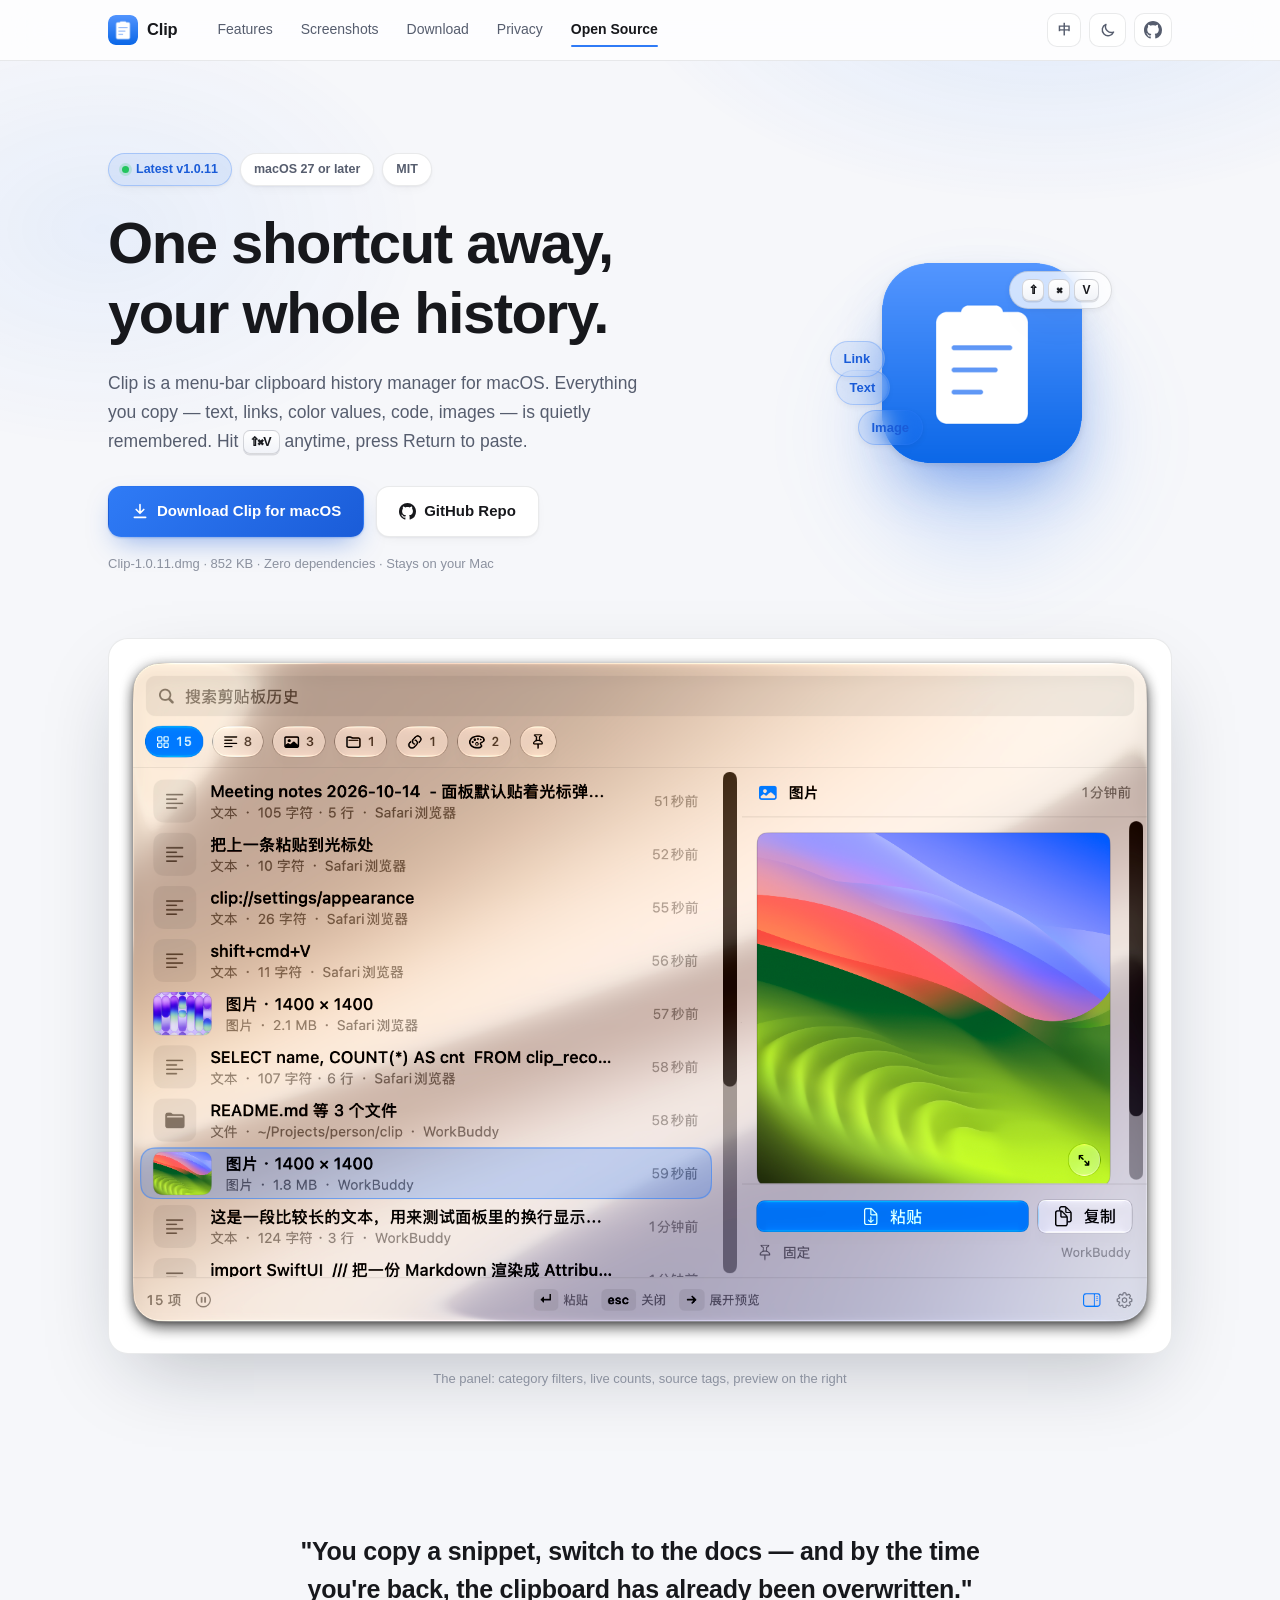
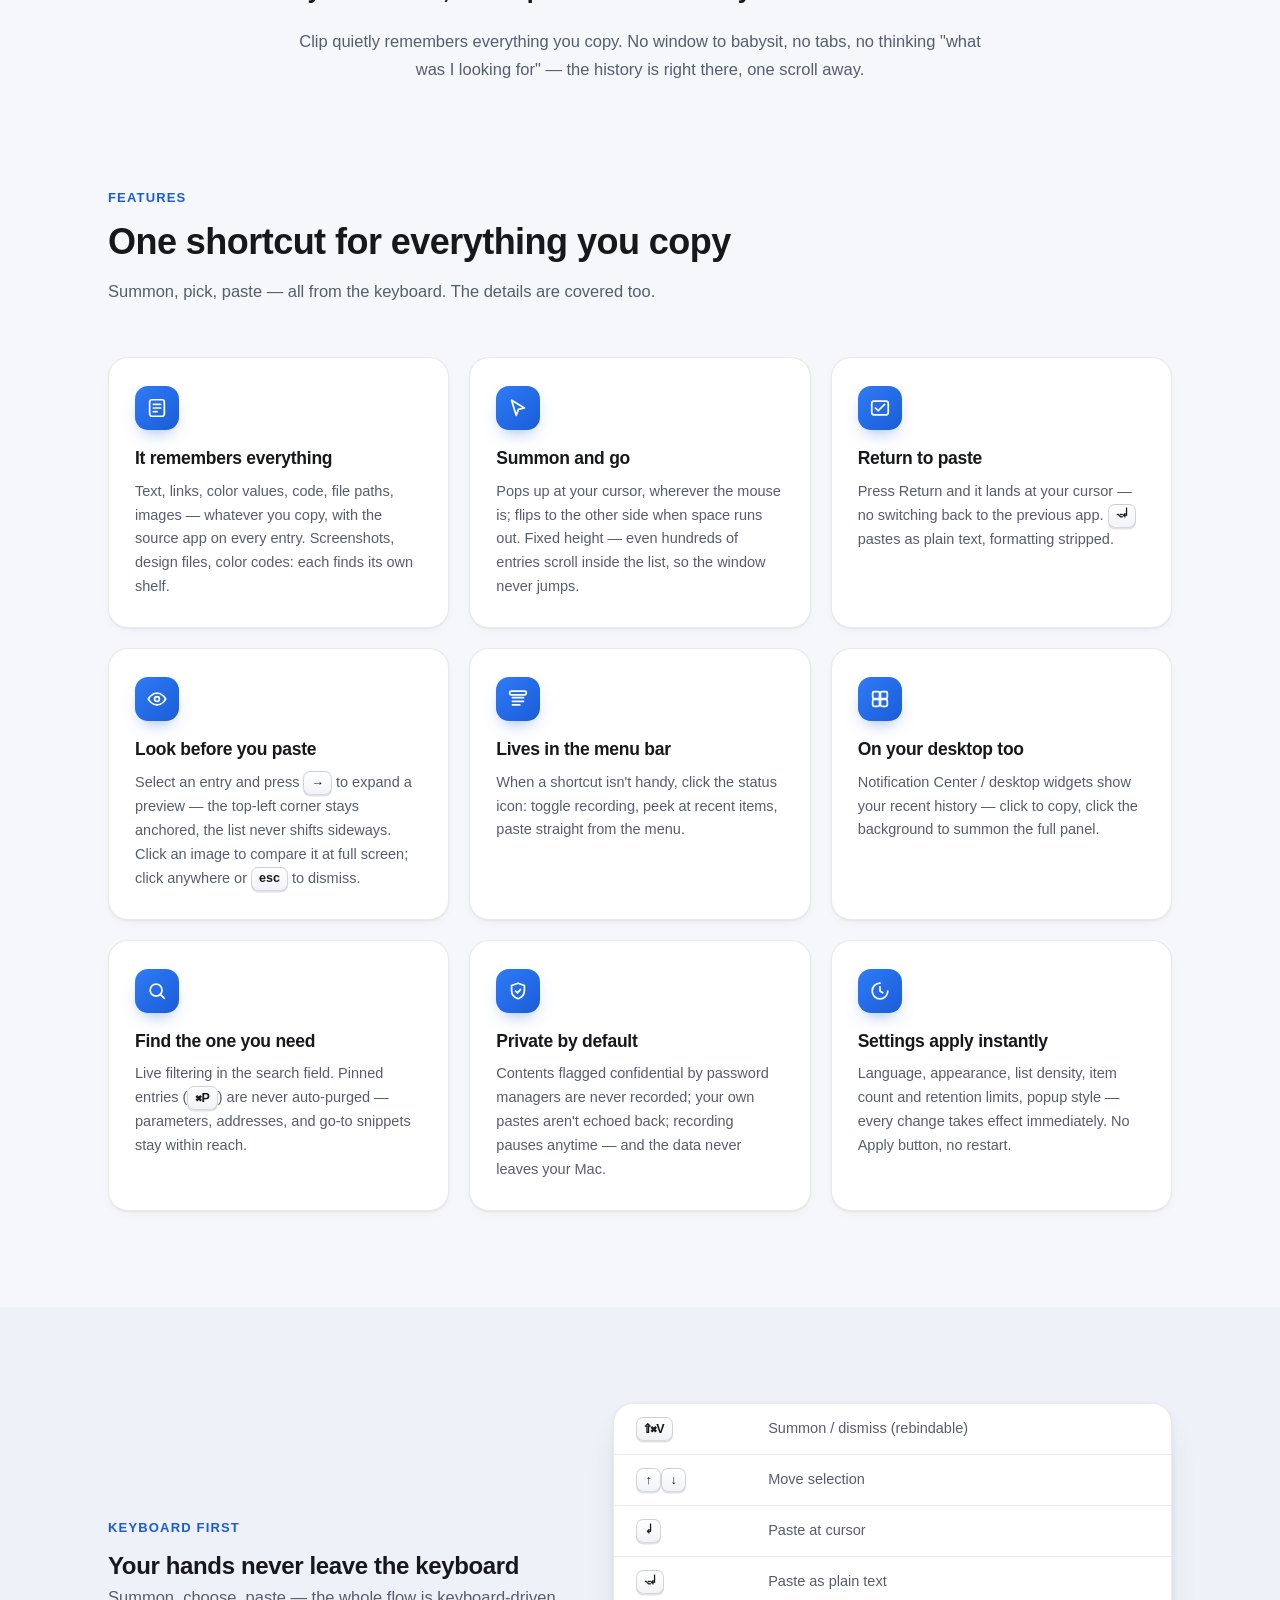
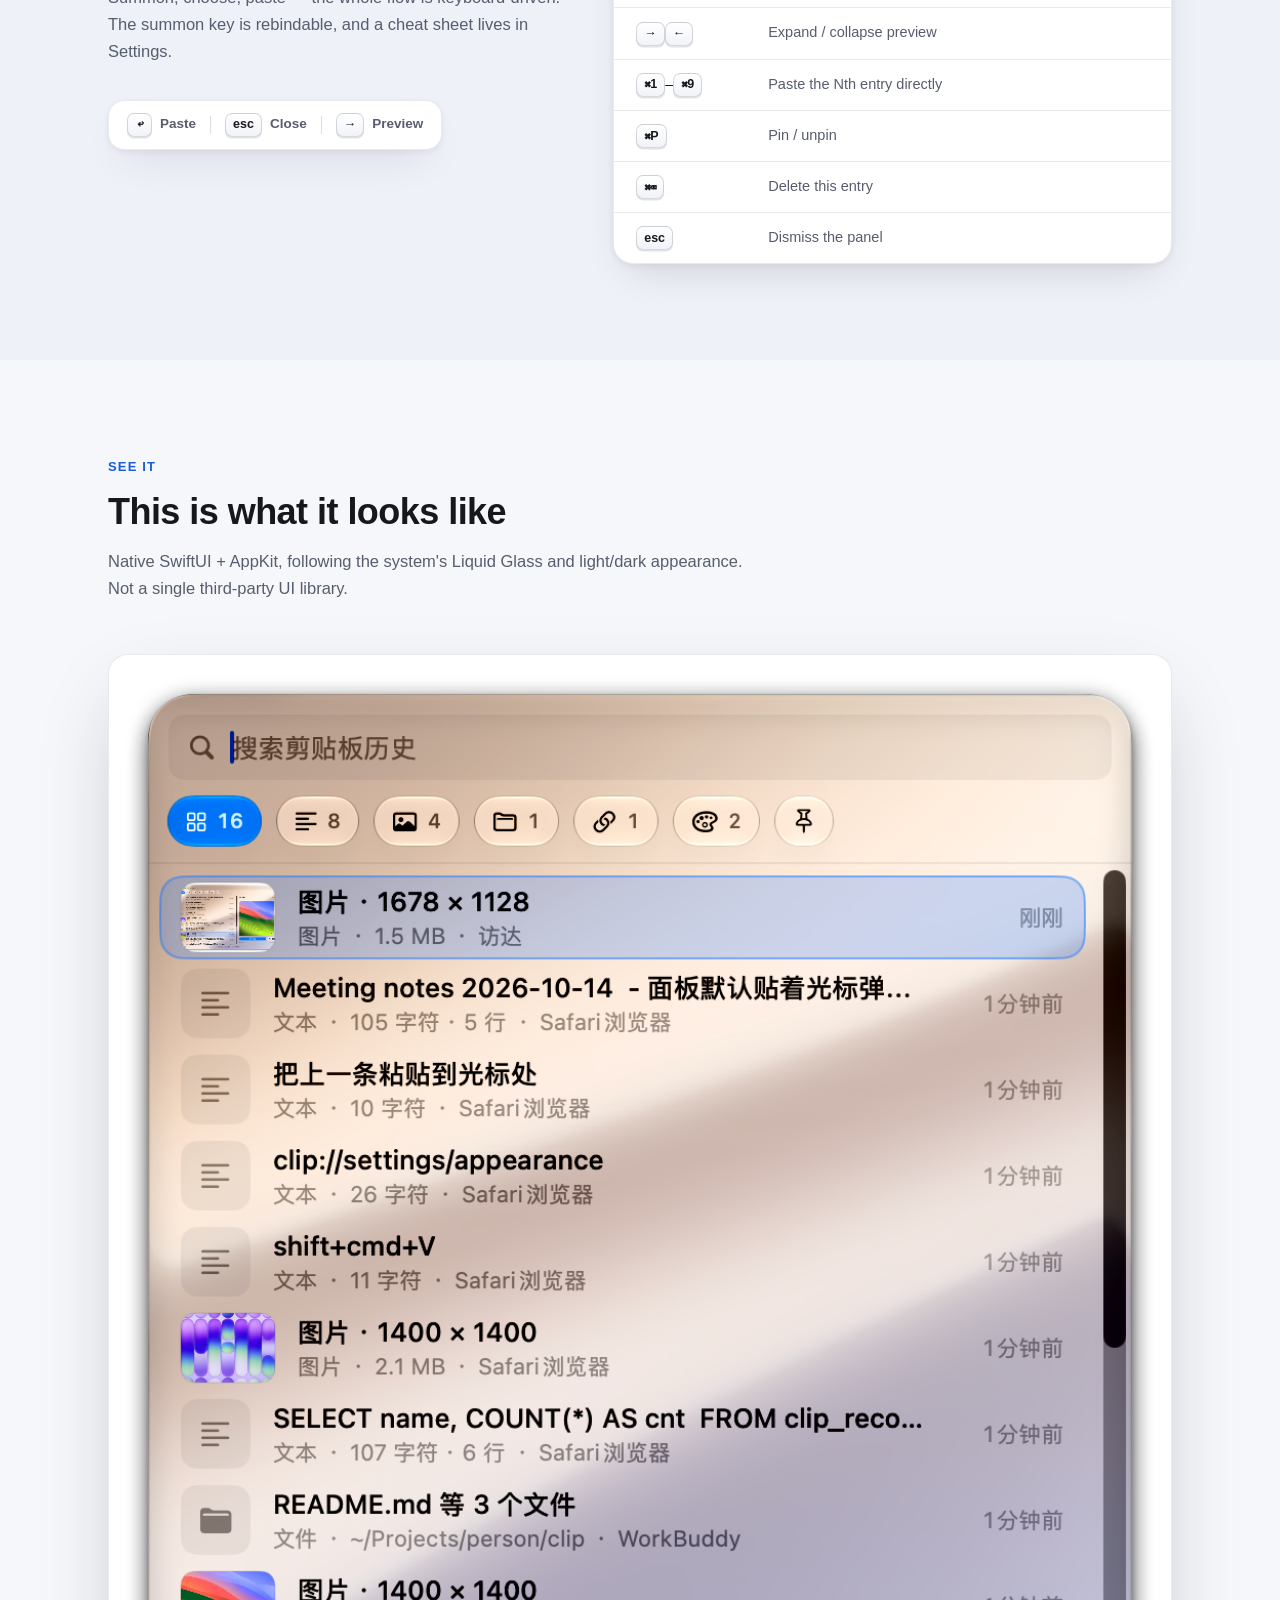
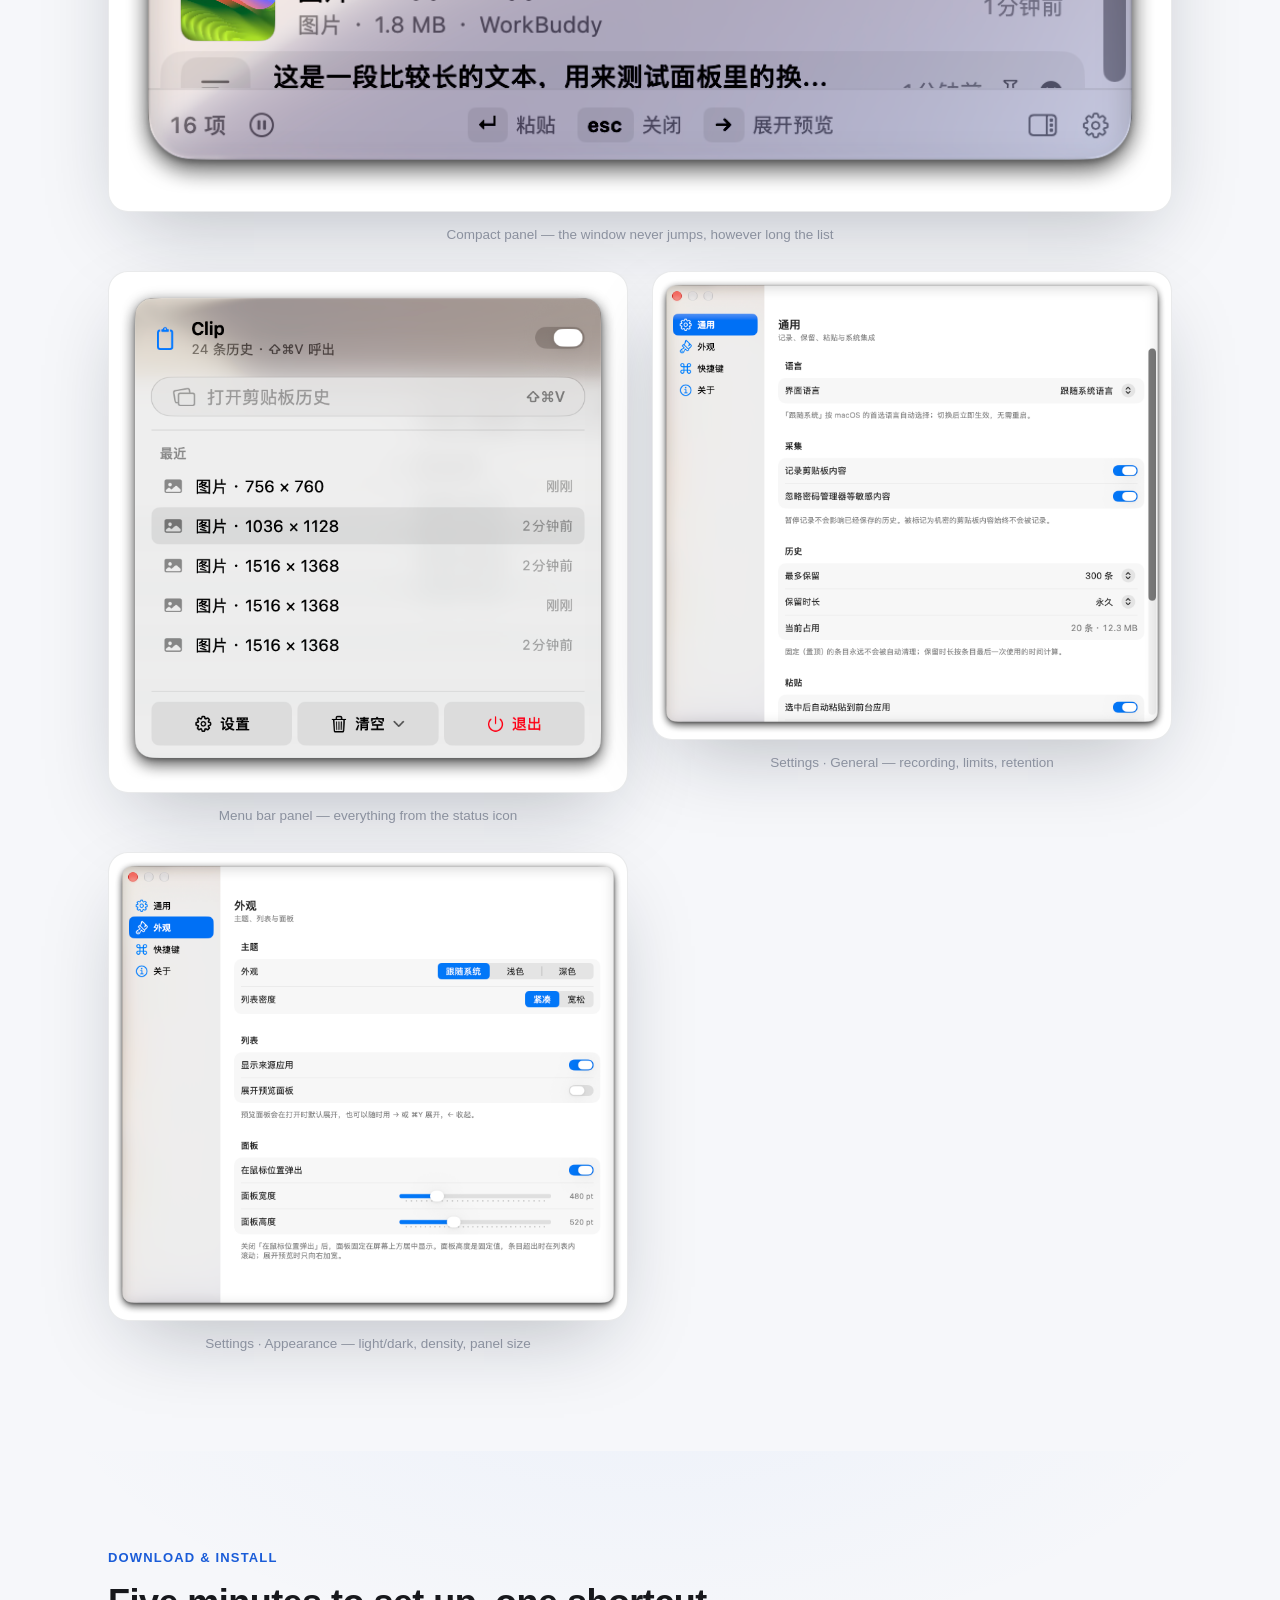
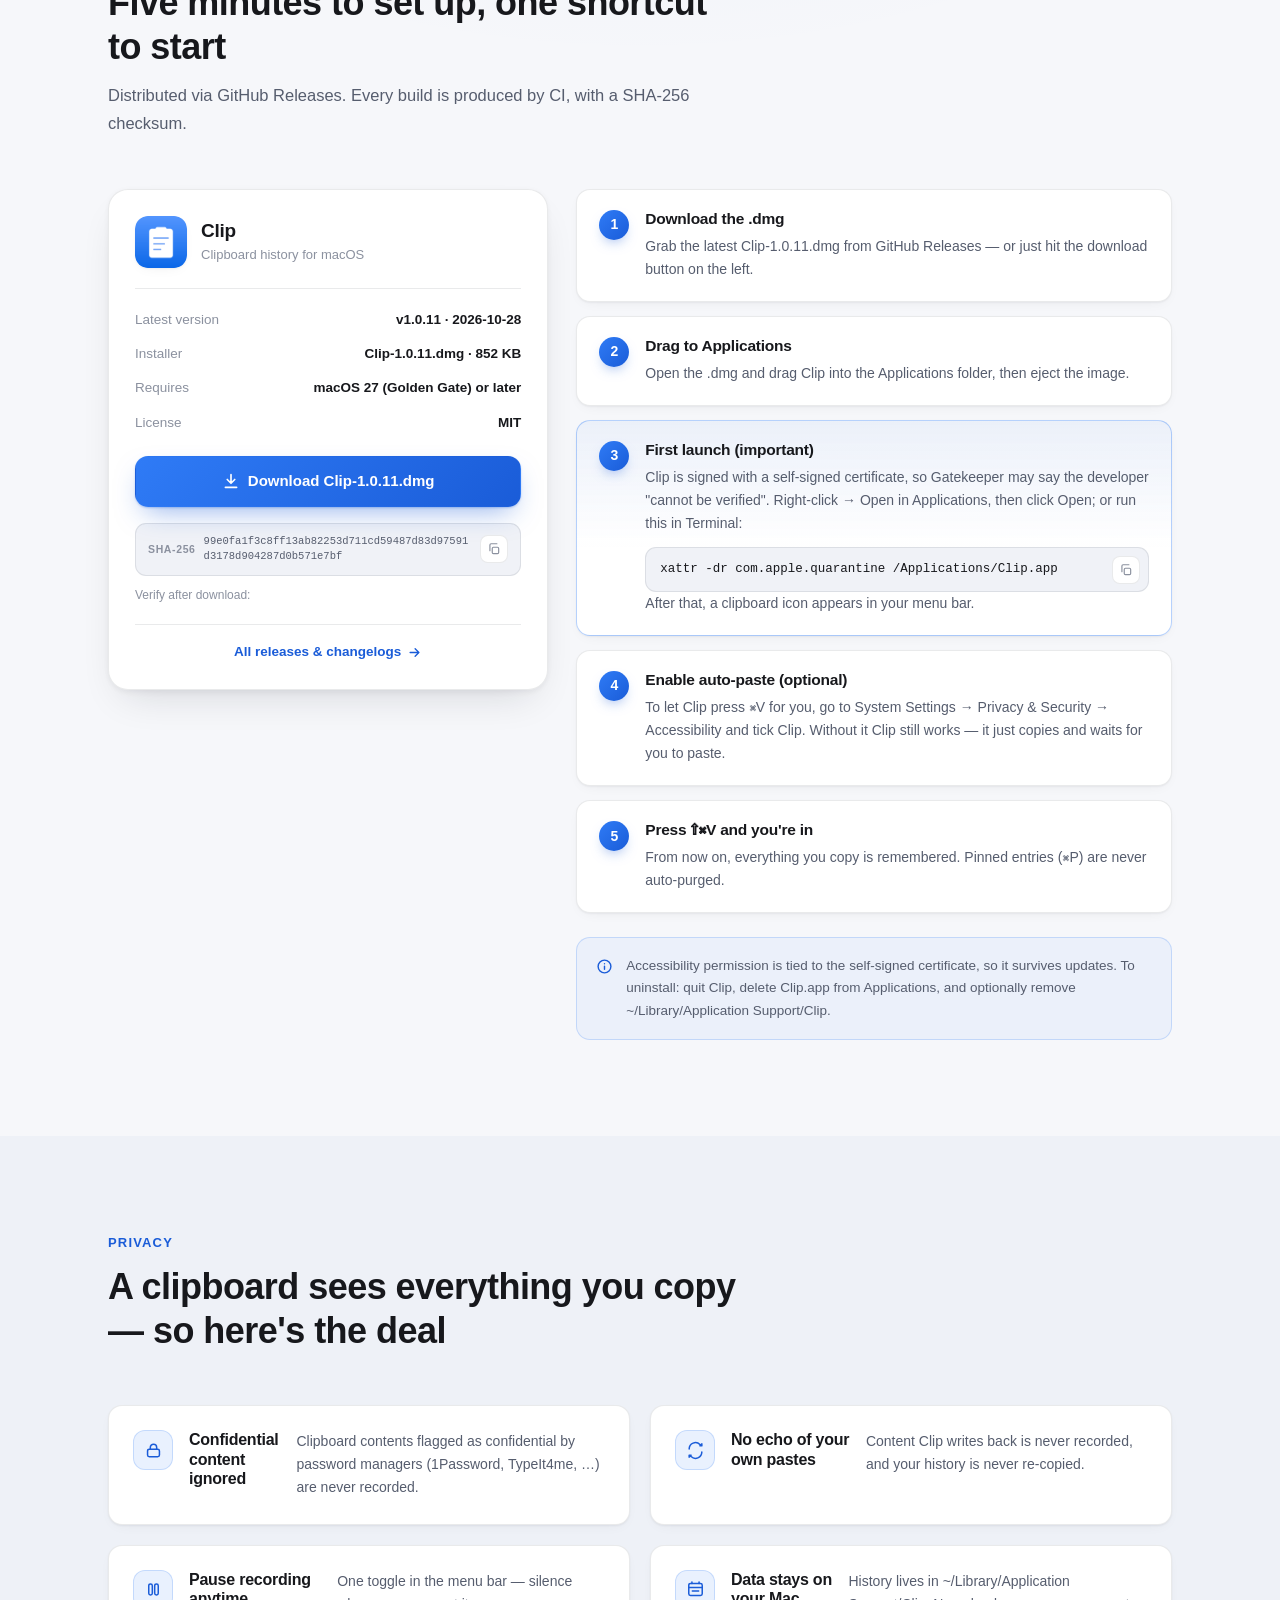
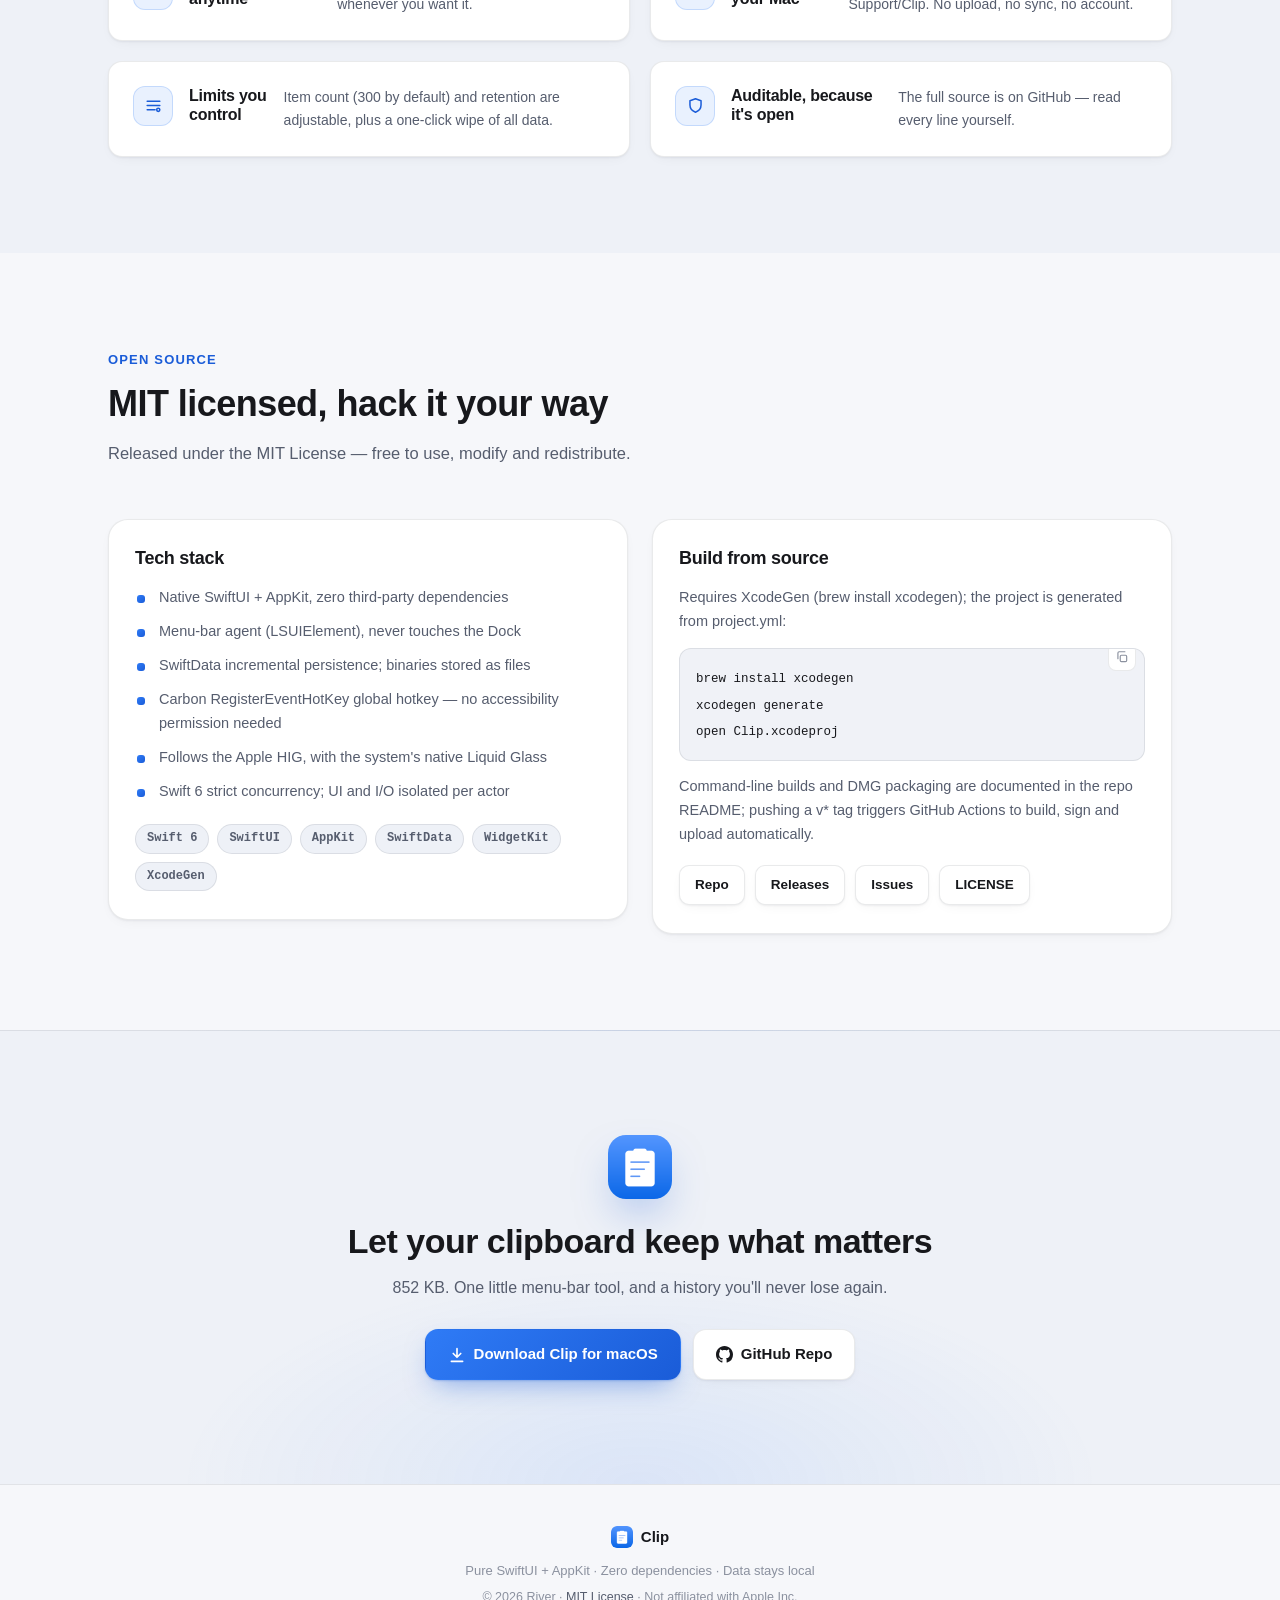
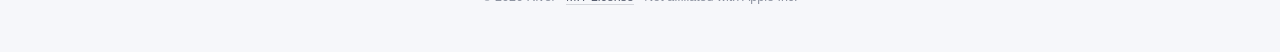
<file: docs/index.html>
<!DOCTYPE html>
<html lang="zh-CN">
<head>
<meta charset="UTF-8">
<meta name="viewport" content="width=device-width, initial-scale=1.0">
<title>Clip — macOS 剪贴板历史管理器</title>
<meta name="description" content="Clip 是一款常驻菜单栏的 macOS 剪贴板历史管理器。按一下 ⇧⌘V，复制过的一切就在手边，回车即粘。开源、零依赖、数据只在本机。">
<link rel="icon" type="image/png" href="assets/img/icon.png">
<link rel="stylesheet" href="assets/style.css">
</head>
<body>

<!-- ============ 顶部导航 ============ -->
<header class="nav" id="nav">
  <div class="nav-inner">
    <a class="nav-brand" href="#top">
      <img src="assets/img/icon.png" alt="Clip 图标" width="30" height="30">
      <span>Clip</span>
    </a>
    <nav class="nav-links">
      <a href="#features" data-i18n="nav.features">功能特性</a>
      <a href="#showcase" data-i18n="nav.showcase">截图</a>
      <a href="#download" data-i18n="nav.download">下载安装</a>
      <a href="#privacy" data-i18n="nav.privacy">隐私</a>
      <a href="#opensource" data-i18n="nav.opensource">开源</a>
    </nav>
    <div class="nav-actions">
      <button class="icon-btn" id="lang-toggle" type="button" aria-label="切换语言 / Switch language">
        <span id="lang-label">EN</span>
      </button>
      <button class="icon-btn" id="theme-toggle" type="button" aria-label="切换深浅色 / Toggle theme">
        <svg class="icon-sun" viewBox="0 0 24 24" width="17" height="17" fill="none" stroke="currentColor" stroke-width="2" stroke-linecap="round"><circle cx="12" cy="12" r="4.2"/><path d="M12 2.5v2M12 19.5v2M2.5 12h2M19.5 12h2M5.2 5.2l1.4 1.4M17.4 17.4l1.4 1.4M18.8 5.2l-1.4 1.4M6.6 17.4l-1.4 1.4"/></svg>
        <svg class="icon-moon" viewBox="0 0 24 24" width="17" height="17" fill="none" stroke="currentColor" stroke-width="2" stroke-linecap="round" stroke-linejoin="round"><path d="M20.6 14.2A8.3 8.3 0 0 1 9.8 3.4a8.3 8.3 0 1 0 10.8 10.8z"/></svg>
      </button>
      <a class="icon-btn" href="https://github.com/wrm244/clip" target="_blank" rel="noopener" aria-label="GitHub 仓库">
        <svg viewBox="0 0 16 16" width="18" height="18" fill="currentColor" aria-hidden="true"><path d="M8 0C3.58 0 0 3.58 0 8c0 3.54 2.29 6.53 5.47 7.59.4.07.55-.17.55-.38 0-.19-.01-.82-.01-1.49-2.01.37-2.53-.49-2.69-.94-.09-.23-.48-.94-.82-1.13-.28-.15-.68-.52-.01-.53.63-.01 1.08.58 1.23.82.72 1.21 1.87.87 2.33.66.07-.52.28-.87.51-1.07-1.78-.2-3.64-.89-3.64-3.95 0-.87.31-1.59.82-2.15-.08-.2-.36-1.02.08-2.12 0 0 .67-.21 2.2.82.64-.18 1.32-.27 2-.27s1.36.09 2 .27c1.53-1.04 2.2-.82 2.2-.82.44 1.1.16 1.92.08 2.12.51.56.82 1.27.82 2.15 0 3.07-1.87 3.75-3.65 3.95.29.25.54.73.54 1.48 0 1.07-.01 1.93-.01 2.2 0 .21.15.46.55.38A8.01 8.01 0 0 0 16 8c0-4.42-3.58-8-8-8z"/></svg>
      </a>
    </div>
  </div>
</header>

<main id="top">

<!-- ============ Hero ============ -->
<section class="hero">
  <div class="hero-bg" aria-hidden="true"></div>
  <div class="wrap hero-grid">
    <div class="hero-copy reveal">
      <div class="badges">
        <span class="badge badge-version"><span class="dot"></span><span data-i18n="hero.badgeLatest">最新版 v1.0.11</span></span>
        <span class="badge" data-i18n="hero.badgeOS">macOS 27 或更高</span>
        <span class="badge">MIT</span>
      </div>
      <h1 data-i18n-html="hero.title">按一下快捷键，<br>历史就在手边。</h1>
      <p class="lead" data-i18n-html="hero.sub">Clip 是一款常驻 macOS 菜单栏的剪贴板历史管理器。复制过的一切——文本、链接、色值、代码、图片——都安静地记着。<kbd>⇧⌘V</kbd> 随叫随到，回车即粘。</p>
      <div class="cta-row">
        <a class="btn btn-primary" href="https://github.com/wrm244/clip/releases/download/v1.0.11/Clip-1.0.11.dmg">
          <svg viewBox="0 0 24 24" width="18" height="18" fill="none" stroke="currentColor" stroke-width="2.2" stroke-linecap="round" stroke-linejoin="round"><path d="M12 3.5v11M7 10l5 5 5-5M4.5 20.5h15"/></svg>
          <span data-i18n="hero.ctaDownload">下载 Clip for macOS</span>
        </a>
        <a class="btn btn-ghost" href="https://github.com/wrm244/clip" target="_blank" rel="noopener">
          <svg viewBox="0 0 16 16" width="17" height="17" fill="currentColor" aria-hidden="true"><path d="M8 0C3.58 0 0 3.58 0 8c0 3.54 2.29 6.53 5.47 7.59.4.07.55-.17.55-.38 0-.19-.01-.82-.01-1.49-2.01.37-2.53-.49-2.69-.94-.09-.23-.48-.94-.82-1.13-.28-.15-.68-.52-.01-.53.63-.01 1.08.58 1.23.82.72 1.21 1.87.87 2.33.66.07-.52.28-.87.51-1.07-1.78-.2-3.64-.89-3.64-3.95 0-.87.31-1.59.82-2.15-.08-.2-.36-1.02.08-2.12 0 0 .67-.21 2.2.82.64-.18 1.32-.27 2-.27s1.36.09 2 .27c1.53-1.04 2.2-.82 2.2-.82.44 1.1.16 1.92.08 2.12.51.56.82 1.27.82 2.15 0 3.07-1.87 3.75-3.65 3.95.29.25.54.73.54 1.48 0 1.07-.01 1.93-.01 2.2 0 .21.15.46.55.38A8.01 8.01 0 0 0 16 8c0-4.42-3.58-8-8-8z"/></svg>
          <span data-i18n="hero.ctaGithub">GitHub 仓库</span>
        </a>
      </div>
      <p class="cta-meta" data-i18n="hero.ctaMeta">Clip-1.0.11.dmg · 852 KB · 零第三方依赖 · 数据只在本机</p>
    </div>

    <div class="hero-visual reveal" aria-hidden="true">
      <div class="hero-glow"></div>
      <div class="app-icon-wrap">
        <img class="app-icon" src="assets/img/icon.png" alt="Clip 应用图标" width="200" height="200">
        <div class="float-chip chip-key"><kbd>⇧</kbd><kbd>⌘</kbd><kbd>V</kbd></div>
        <div class="float-chip chip-pill pill-text"><span data-i18n="chip.text">文本</span></div>
        <div class="float-chip chip-pill pill-img"><span data-i18n="chip.image">图片</span></div>
        <div class="float-chip chip-pill pill-link"><span data-i18n="chip.link">链接</span></div>
      </div>
    </div>
  </div>

  <div class="wrap hero-shot reveal">
    <div class="shot-frame">
      <img src="assets/img/剪切板1.png" alt="Clip 面板展开预览" loading="lazy">
    </div>
    <p class="shot-caption" data-i18n="hero.shotCaption">主面板：分类筛选、实时计数、来源标注，向右展开预览</p>
  </div>
</section>

<!-- ============ 痛点引入 ============ -->
<section class="intro">
  <div class="wrap intro-inner reveal">
    <p class="intro-quote" data-i18n="intro.q1">「你复制了一段代码，切去查文档；回头再要用，剪贴板已经被新内容覆盖了。」</p>
    <p class="intro-text" data-i18n="intro.a1">Clip 在后台安静地记下你复制过的一切。没有窗口常驻，没有标签页，不用先想「我要找什么」——历史就摊在你面前，翻一下就行。</p>
  </div>
</section>

<!-- ============ 功能特性 ============ -->
<section class="section" id="features">
  <div class="wrap">
    <div class="section-head reveal">
      <p class="eyebrow" data-i18n="features.eyebrow">核心能力</p>
      <h2 data-i18n="features.title">一个快捷键，管好复制过的一切</h2>
      <p class="section-lead" data-i18n="features.lead">从呼出、选择到粘贴，全流程键盘完成；细节处也都替你想到了。</p>
    </div>

    <div class="grid grid-3">
      <article class="card reveal">
        <div class="card-icon icon-blue">
          <svg viewBox="0 0 24 24" width="22" height="22" fill="none" stroke="currentColor" stroke-width="1.9" stroke-linecap="round" stroke-linejoin="round"><path d="M4 5.5A2.5 2.5 0 0 1 6.5 3h11A2.5 2.5 0 0 1 20 5.5v13a2.5 2.5 0 0 1-2.5 2.5h-11A2.5 2.5 0 0 1 4 18.5z"/><path d="M8 8h8M8 12h8M8 16h4"/></svg>
        </div>
        <h3 data-i18n="f1.title">什么都记得</h3>
        <p data-i18n="f1.desc">文本、链接、颜色值、代码、文件路径、图片，复制什么记什么，每条都标着来自哪个应用。截图、设计稿、复制的色值，各自归位不打架。</p>
      </article>

      <article class="card reveal">
        <div class="card-icon icon-blue">
          <svg viewBox="0 0 24 24" width="22" height="22" fill="none" stroke="currentColor" stroke-width="1.9" stroke-linecap="round" stroke-linejoin="round"><path d="M5 3.5 19 12l-6.5 1.5L10 20z"/></svg>
        </div>
        <h3 data-i18n="f2.title">呼出即用</h3>
        <p data-i18n="f2.desc">贴着光标弹出，鼠标在哪就在哪出现；屏幕放不下时自动翻到另一侧。高度固定，条目再多也只在列表内部滚动——呼出的瞬间窗口不会上下跳。</p>
      </article>

      <article class="card reveal">
        <div class="card-icon icon-blue">
          <svg viewBox="0 0 24 24" width="22" height="22" fill="none" stroke="currentColor" stroke-width="1.9" stroke-linecap="round" stroke-linejoin="round"><rect x="3" y="4.5" width="18" height="15" rx="2.5"/><path d="M7 12l3 3 7-7"/></svg>
        </div>
        <h3 data-i18n="f3.title">回车即粘</h3>
        <p data-i18n-html="f3.desc">选中一条按回车，直接送到当前光标处，不用手动切回上一个应用。<kbd>⌥↵</kbd> 还能以纯文本粘贴，不带格式。</p>
      </article>

      <article class="card reveal">
        <div class="card-icon icon-blue">
          <svg viewBox="0 0 24 24" width="22" height="22" fill="none" stroke="currentColor" stroke-width="1.9" stroke-linecap="round" stroke-linejoin="round"><path d="M2.5 12S6 5.5 12 5.5 21.5 12 21.5 12 18 18.5 12 18.5 2.5 12 2.5 12z"/><circle cx="12" cy="12" r="2.6"/></svg>
        </div>
        <h3 data-i18n="f4.title">看得清再决定</h3>
        <p data-i18n-html="f4.desc">选中一条按 <kbd>→</kbd> 向右展开预览，左上角固定不动，正在看的列表不会横向跳动。图片点一下放大到屏幕尺寸比对，任意处或 <kbd>esc</kbd> 收起。</p>
      </article>

      <article class="card reveal">
        <div class="card-icon icon-blue">
          <svg viewBox="0 0 24 24" width="22" height="22" fill="none" stroke="currentColor" stroke-width="1.9" stroke-linecap="round" stroke-linejoin="round"><rect x="3" y="3.5" width="18" height="4" rx="1.4"/><path d="M6 10.5h12M6 14.5h12M6 18.5h8"/></svg>
        </div>
        <h3 data-i18n="f5.title">菜单栏里也能点</h3>
        <p data-i18n="f5.desc">不方便用快捷键时，点状态栏图标也行：开关记录、看最近几条、直接从菜单栏粘贴。</p>
      </article>

      <article class="card reveal">
        <div class="card-icon icon-blue">
          <svg viewBox="0 0 24 24" width="22" height="22" fill="none" stroke="currentColor" stroke-width="1.9" stroke-linecap="round" stroke-linejoin="round"><rect x="4" y="4" width="7.5" height="7.5" rx="1.6"/><rect x="12.5" y="4" width="7.5" height="7.5" rx="1.6"/><rect x="4" y="12.5" width="7.5" height="7.5" rx="1.6"/><rect x="12.5" y="12.5" width="7.5" height="7.5" rx="1.6"/></svg>
        </div>
        <h3 data-i18n="f6.title">桌面上也放一块</h3>
        <p data-i18n="f6.desc">通知中心 / 桌面小组件显示最近几条历史，点一下即复制，点空白处呼出完整面板。</p>
      </article>

      <article class="card reveal">
        <div class="card-icon icon-blue">
          <svg viewBox="0 0 24 24" width="22" height="22" fill="none" stroke="currentColor" stroke-width="1.9" stroke-linecap="round" stroke-linejoin="round"><circle cx="11" cy="11" r="6.5"/><path d="M20 20l-4.4-4.4"/></svg>
        </div>
        <h3 data-i18n="f7.title">找到你要的那一条</h3>
        <p data-i18n-html="f7.desc">顶部搜索框实时过滤。<kbd>⌘P</kbd> 固定过的条目永远不会被自动清理，参数、地址、常备片段这类东西可以一直留在手边。</p>
      </article>

      <article class="card reveal">
        <div class="card-icon icon-blue">
          <svg viewBox="0 0 24 24" width="22" height="22" fill="none" stroke="currentColor" stroke-width="1.9" stroke-linecap="round" stroke-linejoin="round"><path d="M12 3.5 5 6v5.5c0 4.4 3 7.6 7 9 4-1.4 7-4.6 7-9V6z"/><path d="M9.3 12l2 2 3.4-3.6"/></svg>
        </div>
        <h3 data-i18n="f8.title">隐私是默认项</h3>
        <p data-i18n="f8.desc">密码管理器标记为机密的剪贴板内容默认不记录，不记录自己回填的内容，可随时暂停记录——数据只在你本机。</p>
      </article>

      <article class="card reveal">
        <div class="card-icon icon-blue">
          <svg viewBox="0 0 24 24" width="22" height="22" fill="none" stroke="currentColor" stroke-width="1.9" stroke-linecap="round" stroke-linejoin="round"><path d="M12 3.5a8.5 8.5 0 1 0 8.5 8.5"/><path d="M12 7.5V12l3 2"/></svg>
        </div>
        <h3 data-i18n="f9.title">设置立即生效</h3>
        <p data-i18n="f9.desc">语言、深浅色、列表密度、保留条数与时长、呼出方式，所有改动立即生效，没有「应用」按钮，不需要重启。</p>
      </article>
    </div>
  </div>
</section>

<!-- ============ 快捷键 ============ -->
<section class="section section-tint" id="shortcuts">
  <div class="wrap">
    <div class="shortcuts-grid">
      <div class="reveal">
        <p class="eyebrow" data-i18n="keys.eyebrow">全键盘操作</p>
        <h2 data-i18n="keys.title">手不用离开键盘</h2>
        <p class="section-lead" data-i18n="keys.lead">从呼出、选择到粘贴，全流程键盘完成。呼出键可改成任意组合键，速查面板就在设置里。</p>
        <div class="keys-demo" aria-hidden="true">
          <div class="keys-bar">
            <kbd>↩</kbd><span data-i18n="keys.demoPaste">粘贴</span>
            <span class="keys-sep"></span>
            <kbd>esc</kbd><span data-i18n="keys.demoClose">关闭</span>
            <span class="keys-sep"></span>
            <kbd>→</kbd><span data-i18n="keys.demoPreview">展开预览</span>
          </div>
        </div>
      </div>
      <div class="table-card reveal">
        <table class="keys-table">
          <tbody>
            <tr><td><kbd>⇧⌘V</kbd></td><td data-i18n="k1">呼出 / 收起（可改成任意组合键）</td></tr>
            <tr><td><kbd>↑</kbd><kbd>↓</kbd></td><td data-i18n="k2">选择</td></tr>
            <tr><td><kbd>↵</kbd></td><td data-i18n="k3">粘贴到光标处</td></tr>
            <tr><td><kbd>⌥↵</kbd></td><td data-i18n="k4">以纯文本粘贴（不带格式）</td></tr>
            <tr><td><kbd>→</kbd><kbd>←</kbd></td><td data-i18n="k5">展开 / 收起预览</td></tr>
            <tr><td><kbd>⌘1</kbd>–<kbd>⌘9</kbd></td><td data-i18n="k6">直接粘贴第 N 条</td></tr>
            <tr><td><kbd>⌘P</kbd></td><td data-i18n="k7">置顶 / 取消置顶</td></tr>
            <tr><td><kbd>⌘⌫</kbd></td><td data-i18n="k8">删除这一条</td></tr>
            <tr><td><kbd>esc</kbd></td><td data-i18n="k9">收起面板</td></tr>
          </tbody>
        </table>
      </div>
    </div>
  </div>
</section>

<!-- ============ 截图 ============ -->
<section class="section" id="showcase">
  <div class="wrap">
    <div class="section-head reveal">
      <p class="eyebrow" data-i18n="show.eyebrow">实际样子</p>
      <h2 data-i18n="show.title">长这样</h2>
      <p class="section-lead" data-i18n="show.lead">原生 SwiftUI + AppKit，跟随系统 Liquid Glass 与深浅色，没有一行第三方 UI 库。</p>
    </div>

    <div class="showcase-grid">
      <figure class="shot reveal">
        <div class="shot-frame"><img src="assets/img/剪切板2.png" alt="Clip 紧凑面板" loading="lazy"></div>
        <figcaption data-i18n="show.c1">紧凑面板 —— 条目再多，窗口也不跳</figcaption>
      </figure>
      <figure class="shot reveal">
        <div class="shot-frame"><img src="assets/img/任务栏弹窗.png" alt="菜单栏面板" loading="lazy"></div>
        <figcaption data-i18n="show.c2">菜单栏面板 —— 点状态栏图标即可操作</figcaption>
      </figure>
      <figure class="shot reveal">
        <div class="shot-frame"><img src="assets/img/设置通用.png" alt="设置 · 通用" loading="lazy"></div>
        <figcaption data-i18n="show.c3">设置 · 通用 —— 记录开关、条数与时长上限</figcaption>
      </figure>
      <figure class="shot reveal">
        <div class="shot-frame"><img src="assets/img/设置外观.png" alt="设置 · 外观" loading="lazy"></div>
        <figcaption data-i18n="show.c4">设置 · 外观 —— 深浅色、密度、面板尺寸</figcaption>
      </figure>
    </div>
  </div>
</section>

<!-- ============ 下载安装 ============ -->
<section class="section section-download" id="download">
  <div class="wrap">
    <div class="section-head reveal">
      <p class="eyebrow" data-i18n="dl.eyebrow">下载与安装</p>
      <h2 data-i18n="dl.title">五分钟装好，按下快捷键就能用</h2>
      <p class="section-lead" data-i18n="dl.lead">通过 GitHub Releases 分发。安装包由 CI 自动构建，附 SHA-256 校验值。</p>
    </div>

    <div class="download-grid">
      <aside class="dl-card reveal">
        <div class="dl-card-head">
          <img src="assets/img/icon.png" alt="Clip 图标" width="52" height="52">
          <div>
            <h3>Clip</h3>
            <p data-i18n="dl.cardSub">macOS 剪贴板历史管理器</p>
          </div>
        </div>
        <dl class="dl-meta">
          <div><dt data-i18n="dl.metaVersion">最新版本</dt><dd>v1.0.11 · 2026-10-28</dd></div>
          <div><dt data-i18n="dl.metaAsset">安装包</dt><dd>Clip-1.0.11.dmg · 852 KB</dd></div>
          <div><dt data-i18n="dl.metaReq">系统要求</dt><dd data-i18n="dl.metaReqVal">macOS 27（Golden Gate）或更高</dd></div>
          <div><dt data-i18n="dl.metaLicense">许可</dt><dd>MIT</dd></div>
        </dl>
        <a class="btn btn-primary btn-block" href="https://github.com/wrm244/clip/releases/download/v1.0.11/Clip-1.0.11.dmg">
          <svg viewBox="0 0 24 24" width="18" height="18" fill="none" stroke="currentColor" stroke-width="2.2" stroke-linecap="round" stroke-linejoin="round"><path d="M12 3.5v11M7 10l5 5 5-5M4.5 20.5h15"/></svg>
          <span data-i18n="dl.btnDownload">下载 Clip-1.0.11.dmg</span>
        </a>
        <div class="dl-sha">
          <span class="dl-sha-label">SHA-256</span>
          <code id="sha-value">99e0fa1f3c8ff13ab82253d711cd59487d83d97591d3178d904287d0b571e7bf</code>
          <button class="copy-btn" type="button" data-copy="99e0fa1f3c8ff13ab82253d711cd59487d83d97591d3178d904287d0b571e7bf" data-i18n-aria="dl.copySha" aria-label="复制 SHA-256">
            <svg viewBox="0 0 24 24" width="14" height="14" fill="none" stroke="currentColor" stroke-width="2" stroke-linecap="round" stroke-linejoin="round"><rect x="9" y="9" width="11" height="11" rx="2"/><path d="M5 15V5a2 2 0 0 1 2-2h10"/></svg>
          </button>
        </div>
        <p class="dl-verify" data-i18n-html="dl.verify">下载后校验：<code>shasum -a 256 ~/Downloads/Clip-1.0.11.dmg</code></p>
        <a class="dl-all" href="https://github.com/wrm244/clip/releases" target="_blank" rel="noopener">
          <span data-i18n="dl.allVersions">查看所有版本与更新日志</span>
          <svg viewBox="0 0 24 24" width="15" height="15" fill="none" stroke="currentColor" stroke-width="2.2" stroke-linecap="round" stroke-linejoin="round"><path d="M5 12h14M13 6l6 6-6 6"/></svg>
        </a>
      </aside>

      <div class="steps reveal">
        <ol class="step-list">
          <li class="step">
            <span class="step-num">1</span>
            <div class="step-body">
              <h4 data-i18n="s1.title">下载 .dmg</h4>
              <p data-i18n="s1.desc">从 GitHub Releases 下载最新版的 Clip-1.0.11.dmg。也可以点上方按钮直接开始下载。</p>
            </div>
          </li>
          <li class="step">
            <span class="step-num">2</span>
            <div class="step-body">
              <h4 data-i18n="s2.title">拖进「应用程序」</h4>
              <p data-i18n="s2.desc">打开 .dmg，把 Clip 拖到「应用程序」文件夹（或运行其中的安装示意），然后弹出镜像。</p>
            </div>
          </li>
          <li class="step step-highlight">
            <span class="step-num">3</span>
            <div class="step-body">
              <h4 data-i18n="s3.title">首次启动（重要）</h4>
              <p data-i18n="s3.desc">Clip 使用自签名证书，Gatekeeper 可能提示「无法验证开发者」。在「应用程序」里右键 → 打开，再点「打开」；或在「终端」执行：</p>
              <div class="code-block">
                <code>xattr -dr com.apple.quarantine /Applications/Clip.app</code>
                <button class="copy-btn" type="button" data-copy="xattr -dr com.apple.quarantine /Applications/Clip.app" data-i18n-aria="dl.copyCmd" aria-label="复制命令">
                  <svg viewBox="0 0 24 24" width="14" height="14" fill="none" stroke="currentColor" stroke-width="2" stroke-linecap="round" stroke-linejoin="round"><rect x="9" y="9" width="11" height="11" rx="2"/><path d="M5 15V5a2 2 0 0 1 2-2h10"/></svg>
                </button>
              </div>
              <p data-i18n="s3.desc2">之后启动，菜单栏会出现剪贴板图标。</p>
            </div>
          </li>
          <li class="step">
            <span class="step-num">4</span>
            <div class="step-body">
              <h4 data-i18n="s4.title">开启自动粘贴（可选）</h4>
              <p data-i18n="s4.desc">想让 Clip 帮你按下 ⌘V，去 系统设置 → 隐私与安全性 → 辅助功能 勾选 Clip。不授权也能用，只是变成「复制好等你手动粘」并给个提示。</p>
            </div>
          </li>
          <li class="step">
            <span class="step-num">5</span>
            <div class="step-body">
              <h4 data-i18n="s5.title">按下 ⇧⌘V，开始使用</h4>
              <p data-i18n="s5.desc">之后每次复制都会被记下。置顶（⌘P）过的条目永远不会被自动清理。</p>
            </div>
          </li>
        </ol>

        <div class="note-card">
          <div class="note-icon">
            <svg viewBox="0 0 24 24" width="17" height="17" fill="none" stroke="currentColor" stroke-width="2" stroke-linecap="round"><circle cx="12" cy="12" r="9"/><path d="M12 8.2v.01M12 11.5V16"/></svg>
          </div>
          <p data-i18n="dl.note">辅助功能授权与自签名证书绑定，更新版本后无需重新授权。卸载：退出 Clip 后删掉「应用程序」里的 Clip.app，数据目录 ~/Library/Application Support/Clip 可一并删除。</p>
        </div>
      </div>
    </div>
  </div>
</section>

<!-- ============ 隐私 ============ -->
<section class="section section-tint" id="privacy">
  <div class="wrap">
    <div class="section-head reveal">
      <p class="eyebrow" data-i18n="pv.eyebrow">隐私</p>
      <h2 data-i18n="pv.title">剪贴板能看见你复制的一切，所以这件事得说清楚</h2>
    </div>
    <div class="grid grid-2">
      <div class="priv-item reveal">
        <div class="priv-icon">
          <svg viewBox="0 0 24 24" width="19" height="19" fill="none" stroke="currentColor" stroke-width="1.9" stroke-linecap="round" stroke-linejoin="round"><rect x="4.5" y="10.5" width="15" height="9.5" rx="2.2"/><path d="M8 10.5V8a4 4 0 0 1 8 0v2.5"/></svg>
        </div>
        <h3 data-i18n="pv1.title">默认忽略机密内容</h3>
        <p data-i18n="pv1.desc">密码管理器（1Password、TypeIt4me 等）标记为机密的剪贴板内容不会被记录。</p>
      </div>
      <div class="priv-item reveal">
        <div class="priv-icon">
          <svg viewBox="0 0 24 24" width="19" height="19" fill="none" stroke="currentColor" stroke-width="1.9" stroke-linecap="round" stroke-linejoin="round"><path d="M4 10a8 8 0 0 1 13.6-5.6L20 6M20 3.5V6h-2.5"/><path d="M20 14a8 8 0 0 1-13.6 5.6L4 18M4 20.5V18h2.5"/></svg>
        </div>
        <h3 data-i18n="pv2.title">不记录回填内容</h3>
        <p data-i18n="pv2.desc">不记录自己回填的内容，也不会把你的历史再抄一遍。</p>
      </div>
      <div class="priv-item reveal">
        <div class="priv-icon">
          <svg viewBox="0 0 24 24" width="19" height="19" fill="none" stroke="currentColor" stroke-width="1.9" stroke-linecap="round" stroke-linejoin="round"><rect x="6" y="5" width="4.5" height="14" rx="2.2"/><rect x="13.5" y="5" width="4.5" height="14" rx="2.2"/></svg>
        </div>
        <h3 data-i18n="pv3.title">随时暂停记录</h3>
        <p data-i18n="pv3.desc">菜单栏一键开关，想安静的时候就安静。</p>
      </div>
      <div class="priv-item reveal">
        <div class="priv-icon">
          <svg viewBox="0 0 24 24" width="19" height="19" fill="none" stroke="currentColor" stroke-width="1.9" stroke-linecap="round" stroke-linejoin="round"><rect x="3.5" y="4.5" width="17" height="15" rx="2.2"/><path d="M3.5 9.5h17M7.5 4.5v-2M16.5 4.5v-2M8 14h8"/></svg>
        </div>
        <h3 data-i18n="pv4.title">数据只在你本机</h3>
        <p data-i18n="pv4.desc">历史存在 ~/Library/Application Support/Clip，不上传、不同步、没有账号。</p>
      </div>
      <div class="priv-item reveal">
        <div class="priv-icon">
          <svg viewBox="0 0 24 24" width="19" height="19" fill="none" stroke="currentColor" stroke-width="1.9" stroke-linecap="round" stroke-linejoin="round"><path d="M4 6.5h16M4 12h16M4 17.5h10"/><circle cx="18" cy="17.5" r="2"/></svg>
        </div>
        <h3 data-i18n="pv5.title">可设上限</h3>
        <p data-i18n="pv5.desc">条数（默认 300）和保留时长都可调，还能一键清空全部数据。</p>
      </div>
      <div class="priv-item reveal">
        <div class="priv-icon">
          <svg viewBox="0 0 24 24" width="19" height="19" fill="none" stroke="currentColor" stroke-width="1.9" stroke-linecap="round" stroke-linejoin="round"><path d="M12 3.5 5 6v5.5c0 4.4 3 7.6 7 9 4-1.4 7-4.6 7-9V6z"/></svg>
        </div>
        <h3 data-i18n="pv6.title">开源可审计</h3>
        <p data-i18n="pv6.desc">代码在 GitHub 上完全公开，每一行都可以自己看。</p>
      </div>
    </div>
  </div>
</section>

<!-- ============ 开源 / 构建 ============ -->
<section class="section" id="opensource">
  <div class="wrap">
    <div class="section-head reveal">
      <p class="eyebrow" data-i18n="os.eyebrow">开源</p>
      <h2 data-i18n="os.title">MIT 协议，欢迎折腾</h2>
      <p class="section-lead" data-i18n="os.lead">基于 MIT 协议发布，可以自由使用、修改与分发。</p>
    </div>

    <div class="os-grid">
      <div class="os-stack card reveal">
        <h3 data-i18n="os.stackTitle">技术栈</h3>
        <ul class="os-list">
          <li data-i18n="os.li1">原生 SwiftUI + AppKit，零第三方依赖</li>
          <li data-i18n="os.li2">菜单栏代理（LSUIElement）常驻，不占 Dock</li>
          <li data-i18n="os.li3">SwiftData 增量持久化，图片等二进制外置为文件</li>
          <li data-i18n="os.li4">Carbon RegisterEventHotKey 全局热键，无需辅助功能权限</li>
          <li data-i18n="os.li5">界面遵循 Apple 人机界面指南，系统原生 Liquid Glass</li>
          <li data-i18n="os.li6">Swift 6 严格并发，UI 与 I/O 分actor隔离</li>
        </ul>
        <div class="os-tags">
          <span>Swift 6</span><span>SwiftUI</span><span>AppKit</span><span>SwiftData</span><span>WidgetKit</span><span>XcodeGen</span>
        </div>
      </div>

      <div class="os-build card reveal">
        <h3 data-i18n="os.buildTitle">从源码构建</h3>
        <p data-i18n="os.buildDesc">需要 XcodeGen（brew install xcodegen），工程由 project.yml 生成：</p>
        <div class="code-block code-block-lg">
          <pre><code>brew install xcodegen
xcodegen generate
open Clip.xcodeproj</code></pre>
          <button class="copy-btn" type="button" data-copy="brew install xcodegen
xcodegen generate
open Clip.xcodeproj" data-i18n-aria="os.copyBuild" aria-label="复制构建命令">
            <svg viewBox="0 0 24 24" width="14" height="14" fill="none" stroke="currentColor" stroke-width="2" stroke-linecap="round" stroke-linejoin="round"><rect x="9" y="9" width="11" height="11" rx="2"/><path d="M5 15V5a2 2 0 0 1 2-2h10"/></svg>
          </button>
        </div>
        <p data-i18n="os.buildNote">命令行构建与 DMG 打包说明见仓库 README；推 v* 标签后由 GitHub Actions 自动完成构建、签名与上传。</p>
        <div class="os-links">
          <a class="btn btn-ghost btn-sm" href="https://github.com/wrm244/clip" target="_blank" rel="noopener" data-i18n="os.linkRepo">仓库</a>
          <a class="btn btn-ghost btn-sm" href="https://github.com/wrm244/clip/releases" target="_blank" rel="noopener" data-i18n="os.linkReleases">Releases</a>
          <a class="btn btn-ghost btn-sm" href="https://github.com/wrm244/clip/issues" target="_blank" rel="noopener" data-i18n="os.linkIssues">Issues</a>
          <a class="btn btn-ghost btn-sm" href="https://github.com/wrm244/clip/blob/main/LICENSE" target="_blank" rel="noopener" data-i18n="os.linkLicense">LICENSE</a>
        </div>
      </div>
    </div>
  </div>
</section>

<!-- ============ 结尾 CTA ============ -->
<section class="final-cta">
  <div class="wrap final-inner reveal">
    <img src="assets/img/icon.png" alt="Clip 图标" width="64" height="64">
    <h2 data-i18n="cta.title">让剪贴板记住该记住的</h2>
    <p data-i18n="cta.sub">852 KB，一个菜单栏小工具，和一段不用再丢的历史。</p>
    <div class="cta-row cta-row-center">
      <a class="btn btn-primary" href="https://github.com/wrm244/clip/releases/download/v1.0.11/Clip-1.0.11.dmg">
        <svg viewBox="0 0 24 24" width="18" height="18" fill="none" stroke="currentColor" stroke-width="2.2" stroke-linecap="round" stroke-linejoin="round"><path d="M12 3.5v11M7 10l5 5 5-5M4.5 20.5h15"/></svg>
        <span data-i18n="hero.ctaDownload">下载 Clip for macOS</span>
      </a>
      <a class="btn btn-ghost" href="https://github.com/wrm244/clip" target="_blank" rel="noopener">
        <svg viewBox="0 0 16 16" width="17" height="17" fill="currentColor" aria-hidden="true"><path d="M8 0C3.58 0 0 3.58 0 8c0 3.54 2.29 6.53 5.47 7.59.4.07.55-.17.55-.38 0-.19-.01-.82-.01-1.49-2.01.37-2.53-.49-2.69-.94-.09-.23-.48-.94-.82-1.13-.28-.15-.68-.52-.01-.53.63-.01 1.08.58 1.23.82.72 1.21 1.87.87 2.33.66.07-.52.28-.87.51-1.07-1.78-.2-3.64-.89-3.64-3.95 0-.87.31-1.59.82-2.15-.08-.2-.36-1.02.08-2.12 0 0 .67-.21 2.2.82.64-.18 1.32-.27 2-.27s1.36.09 2 .27c1.53-1.04 2.2-.82 2.2-.82.44 1.1.16 1.92.08 2.12.51.56.82 1.27.82 2.15 0 3.07-1.87 3.75-3.65 3.95.29.25.54.73.54 1.48 0 1.07-.01 1.93-.01 2.2 0 .21.15.46.55.38A8.01 8.01 0 0 0 16 8c0-4.42-3.58-8-8-8z"/></svg>
        <span data-i18n="hero.ctaGithub">GitHub 仓库</span>
      </a>
    </div>
  </div>
</section>

</main>

<!-- ============ 页脚 ============ -->
<footer class="footer">
  <div class="wrap footer-inner">
    <div class="footer-brand">
      <img src="assets/img/icon.png" alt="" width="22" height="22">
      <span>Clip</span>
    </div>
    <p class="footer-line" data-i18n="footer.line">纯 SwiftUI + AppKit · 零第三方依赖 · 数据只在本机</p>
    <p class="footer-copy">© <span id="year">2026</span> River · <a href="https://github.com/wrm244/clip/blob/main/LICENSE" target="_blank" rel="noopener">MIT License</a> · <span data-i18n="footer.notApple">与 Apple Inc. 无关联</span></p>
  </div>
</footer>

<div class="toast" id="toast" role="status" aria-live="polite"></div>

<script src="assets/app.js"></script>
</body>
</html>
</file>
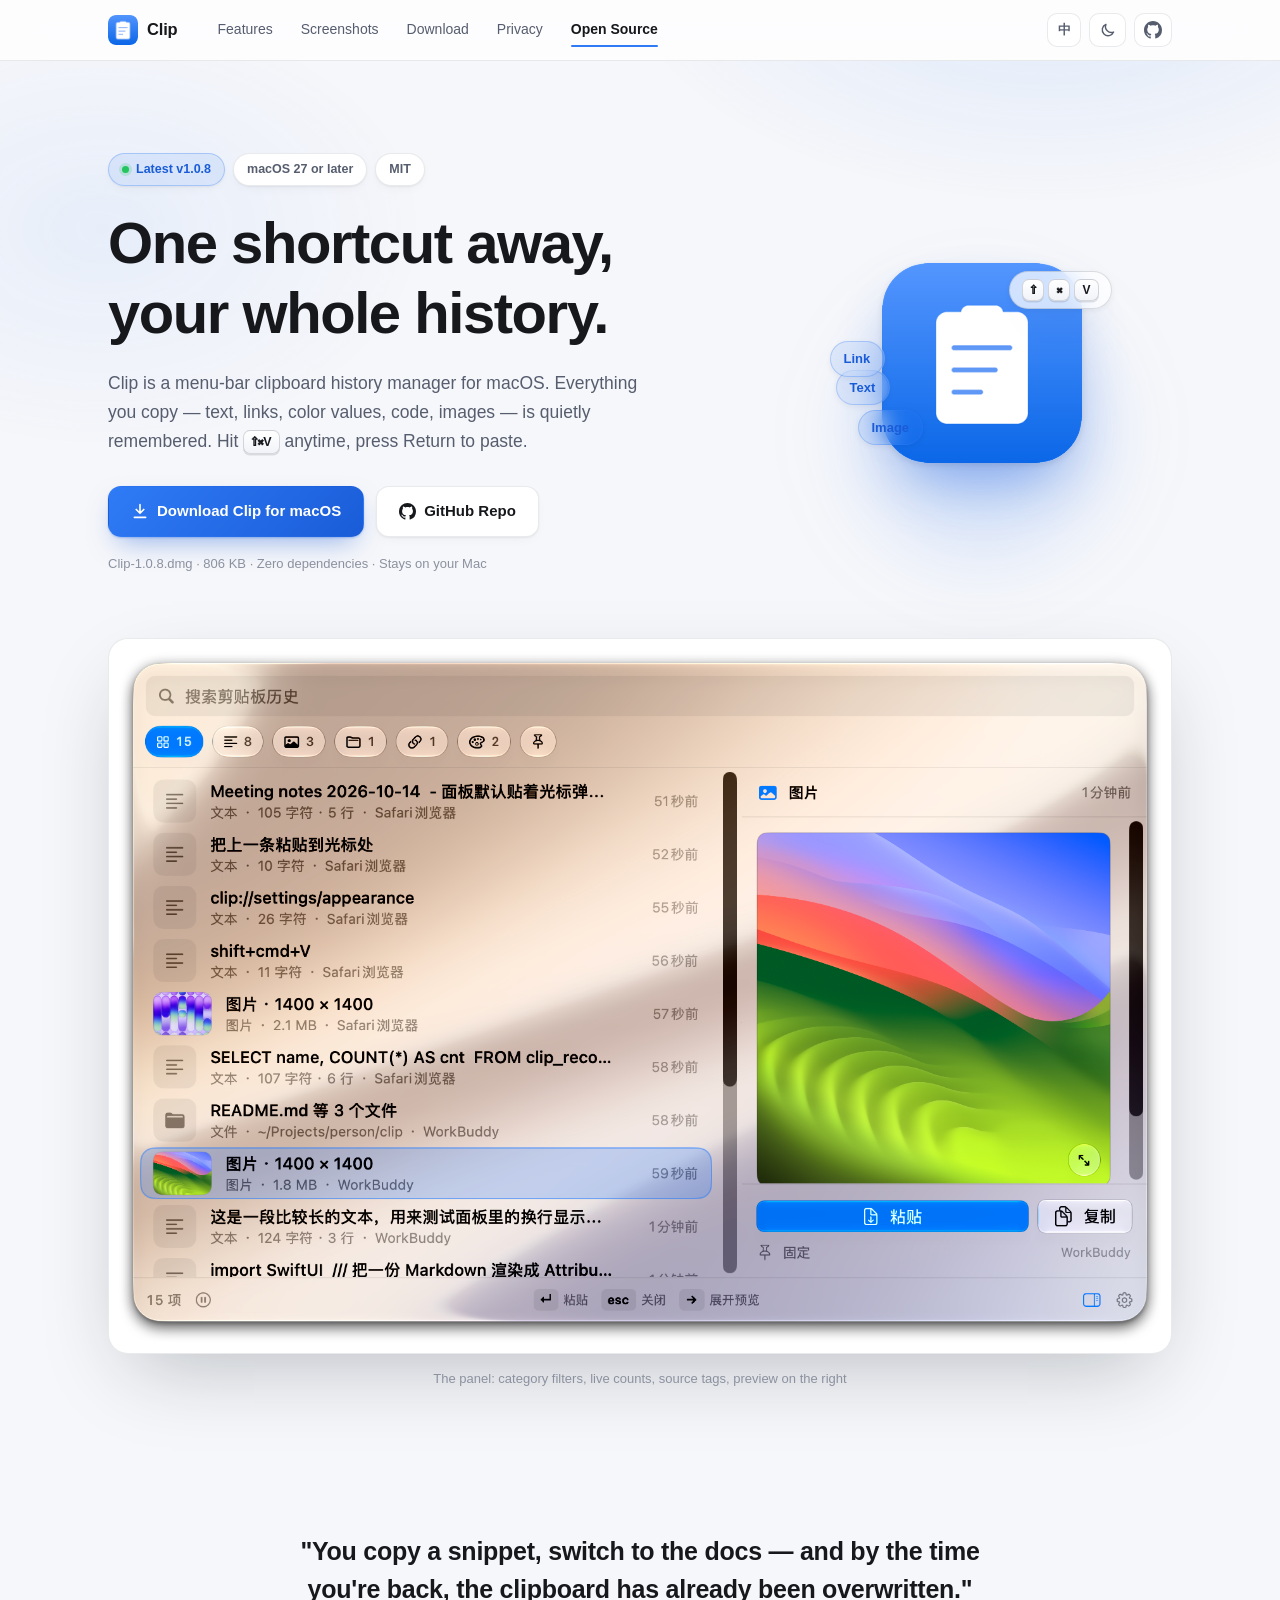
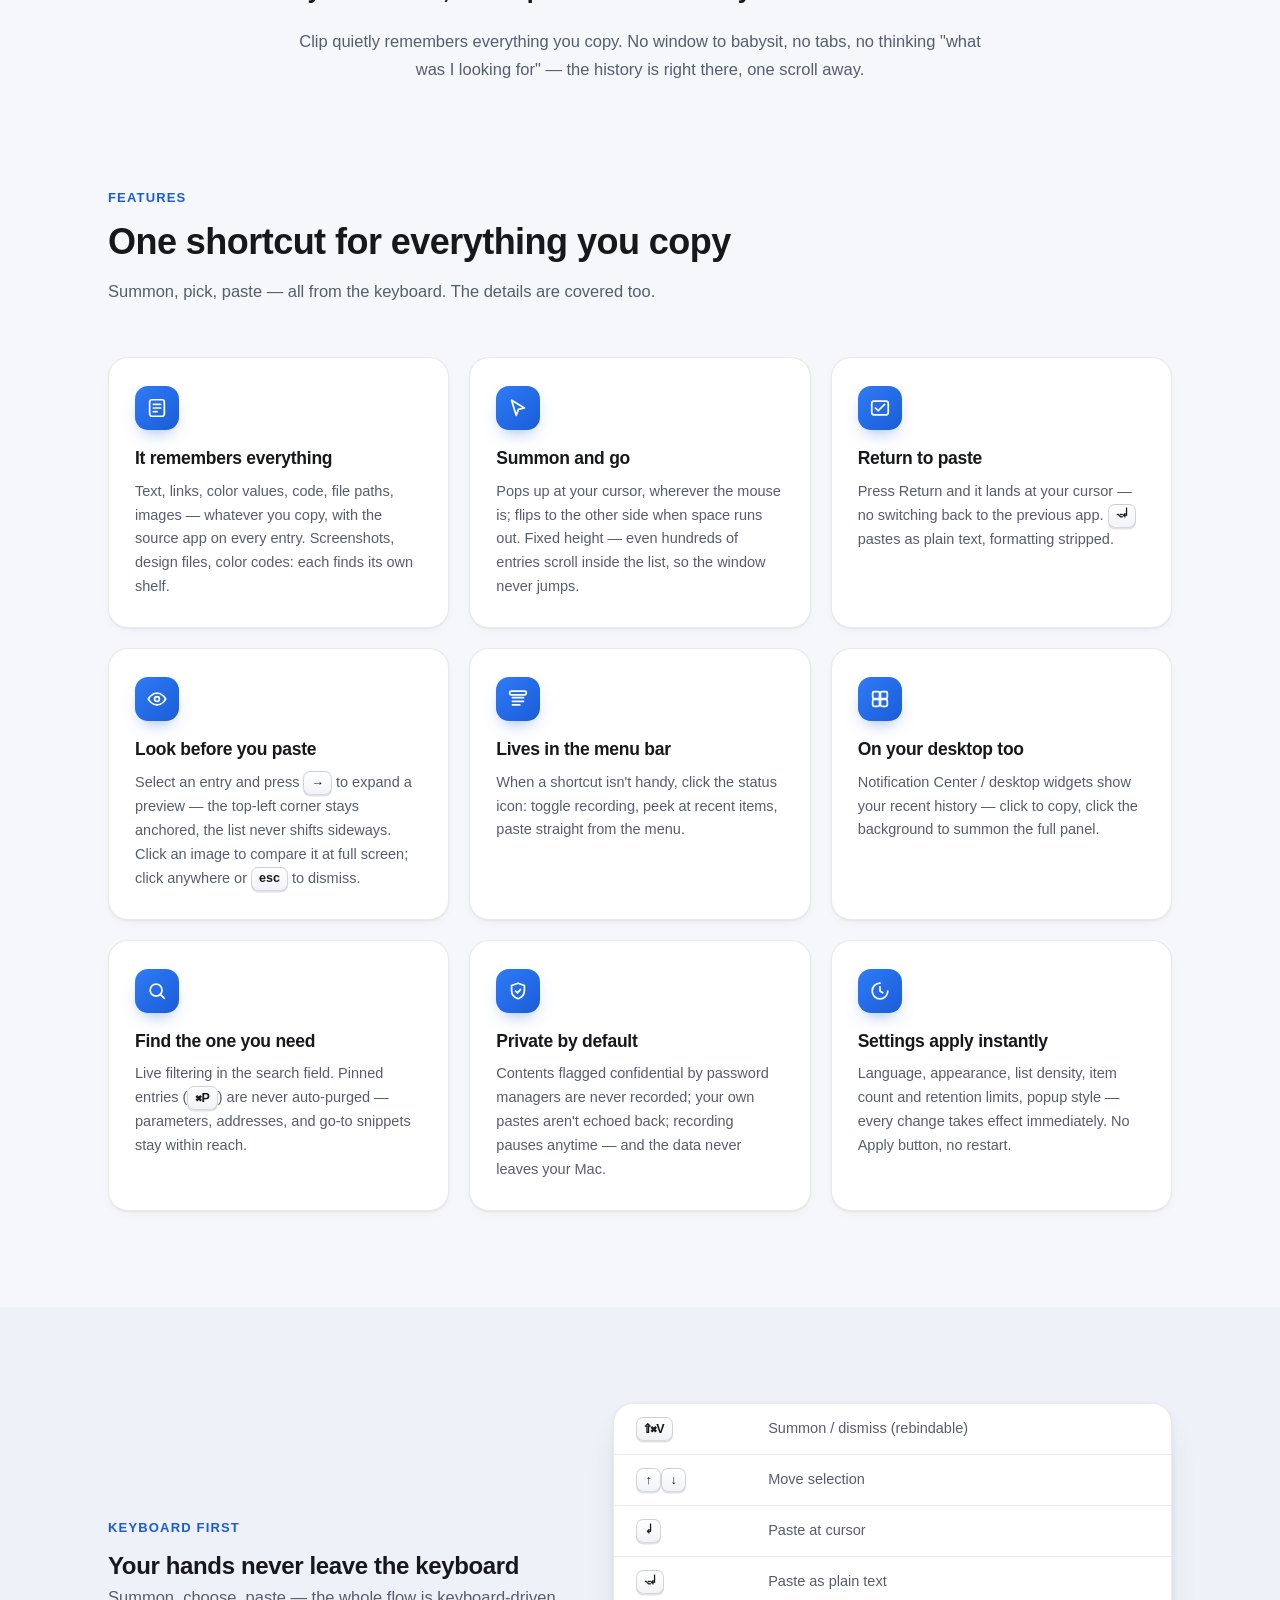
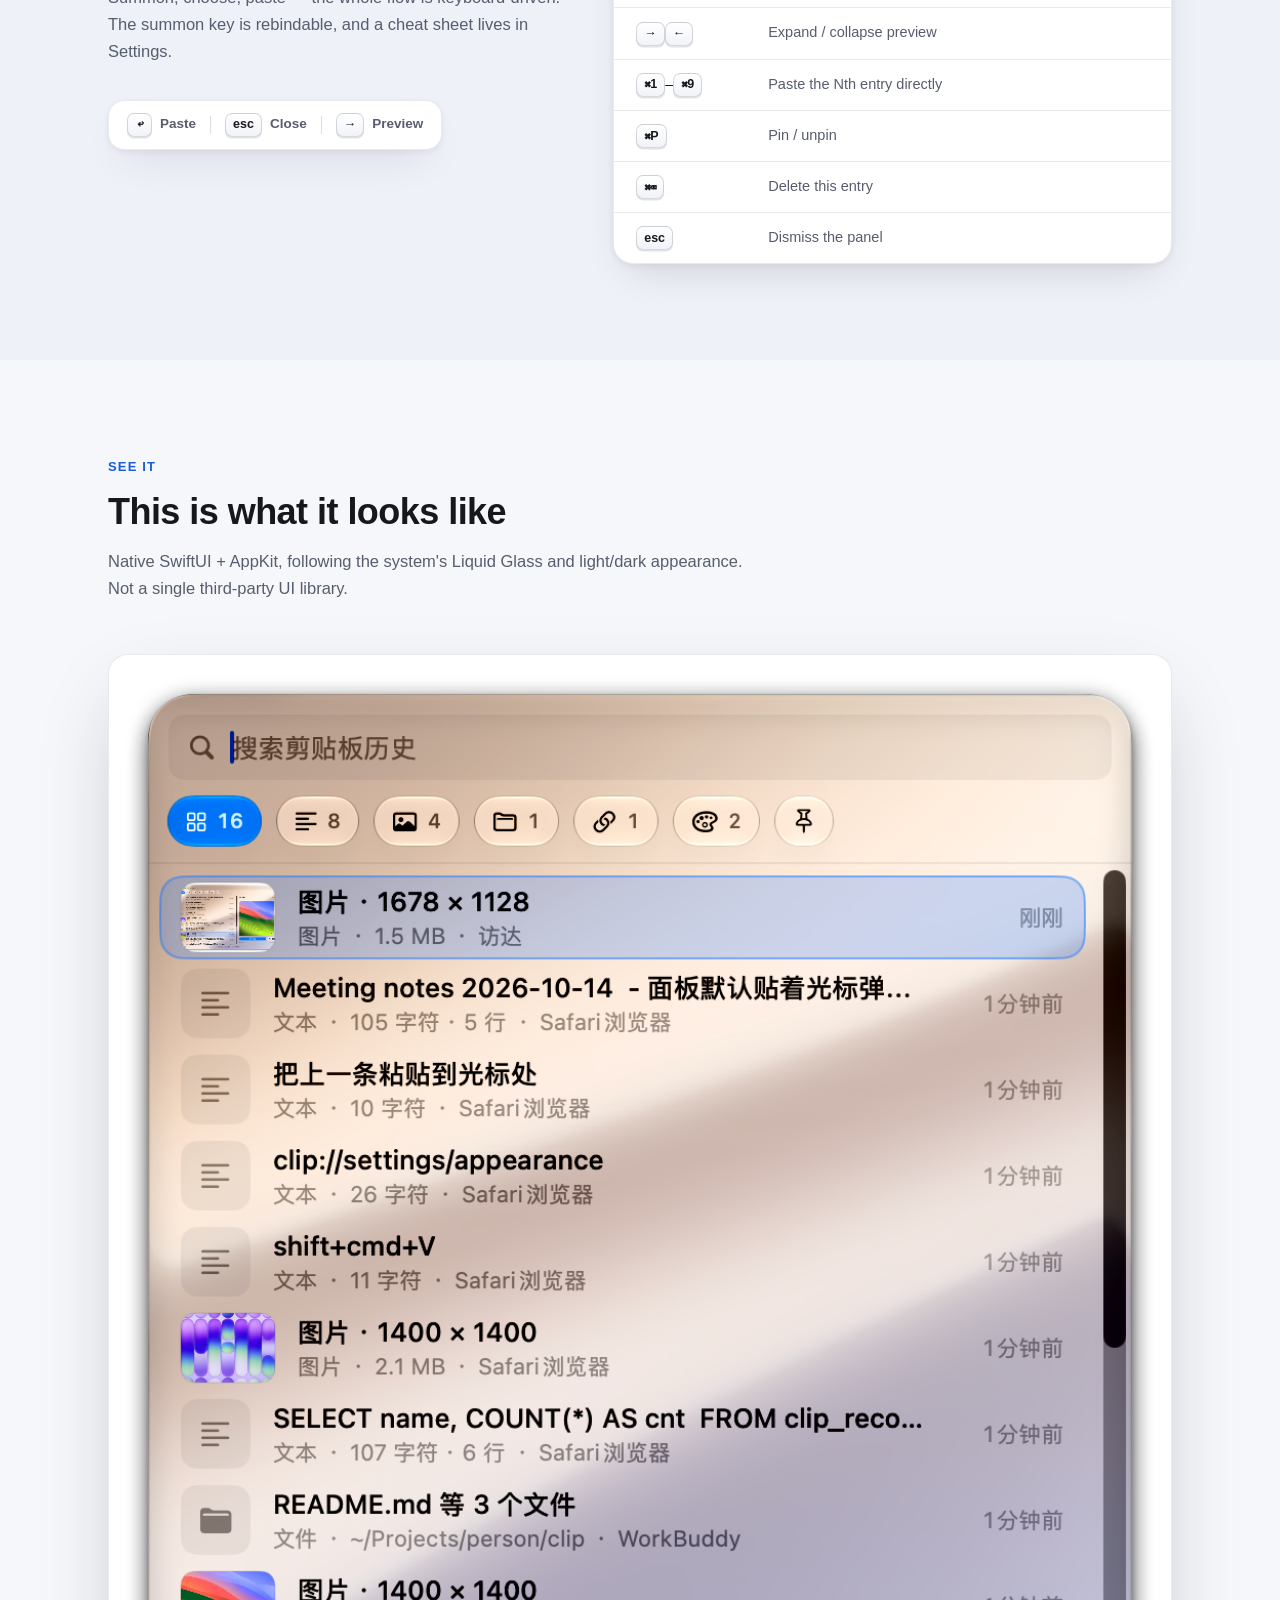
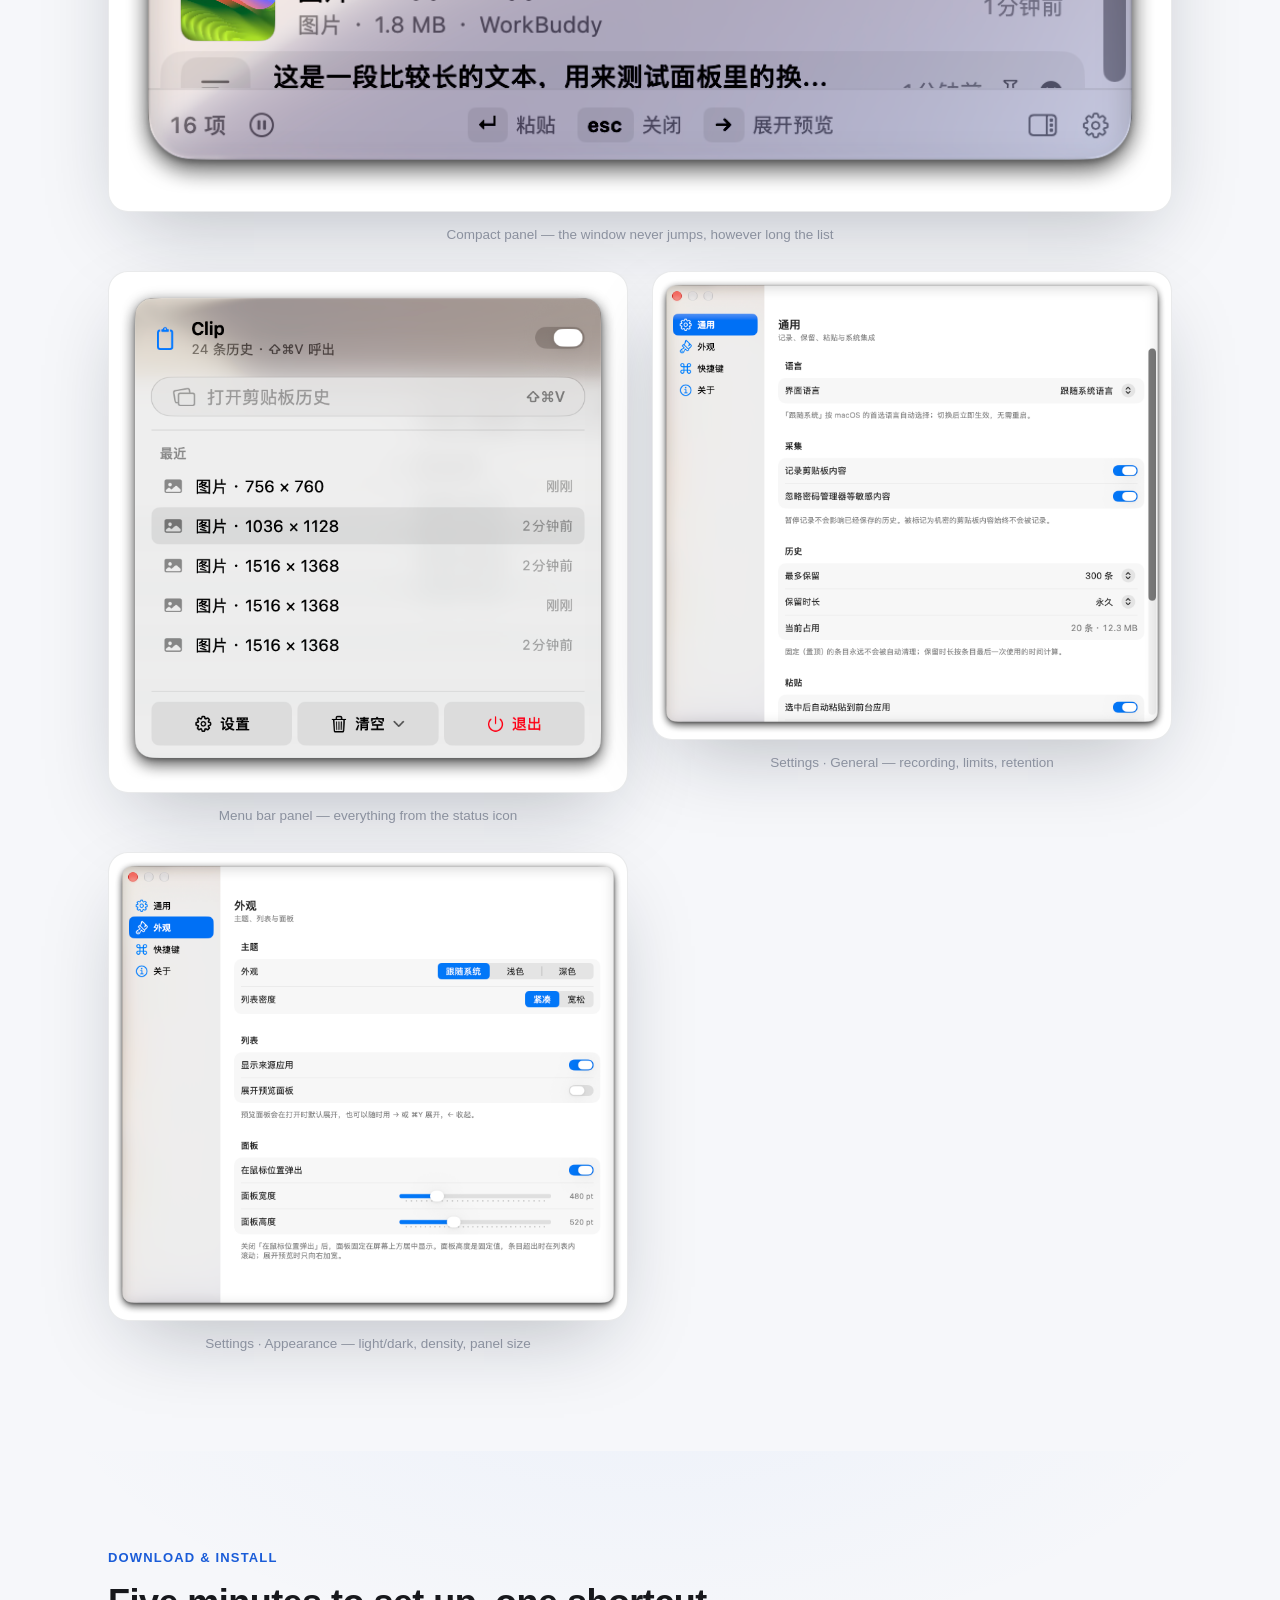
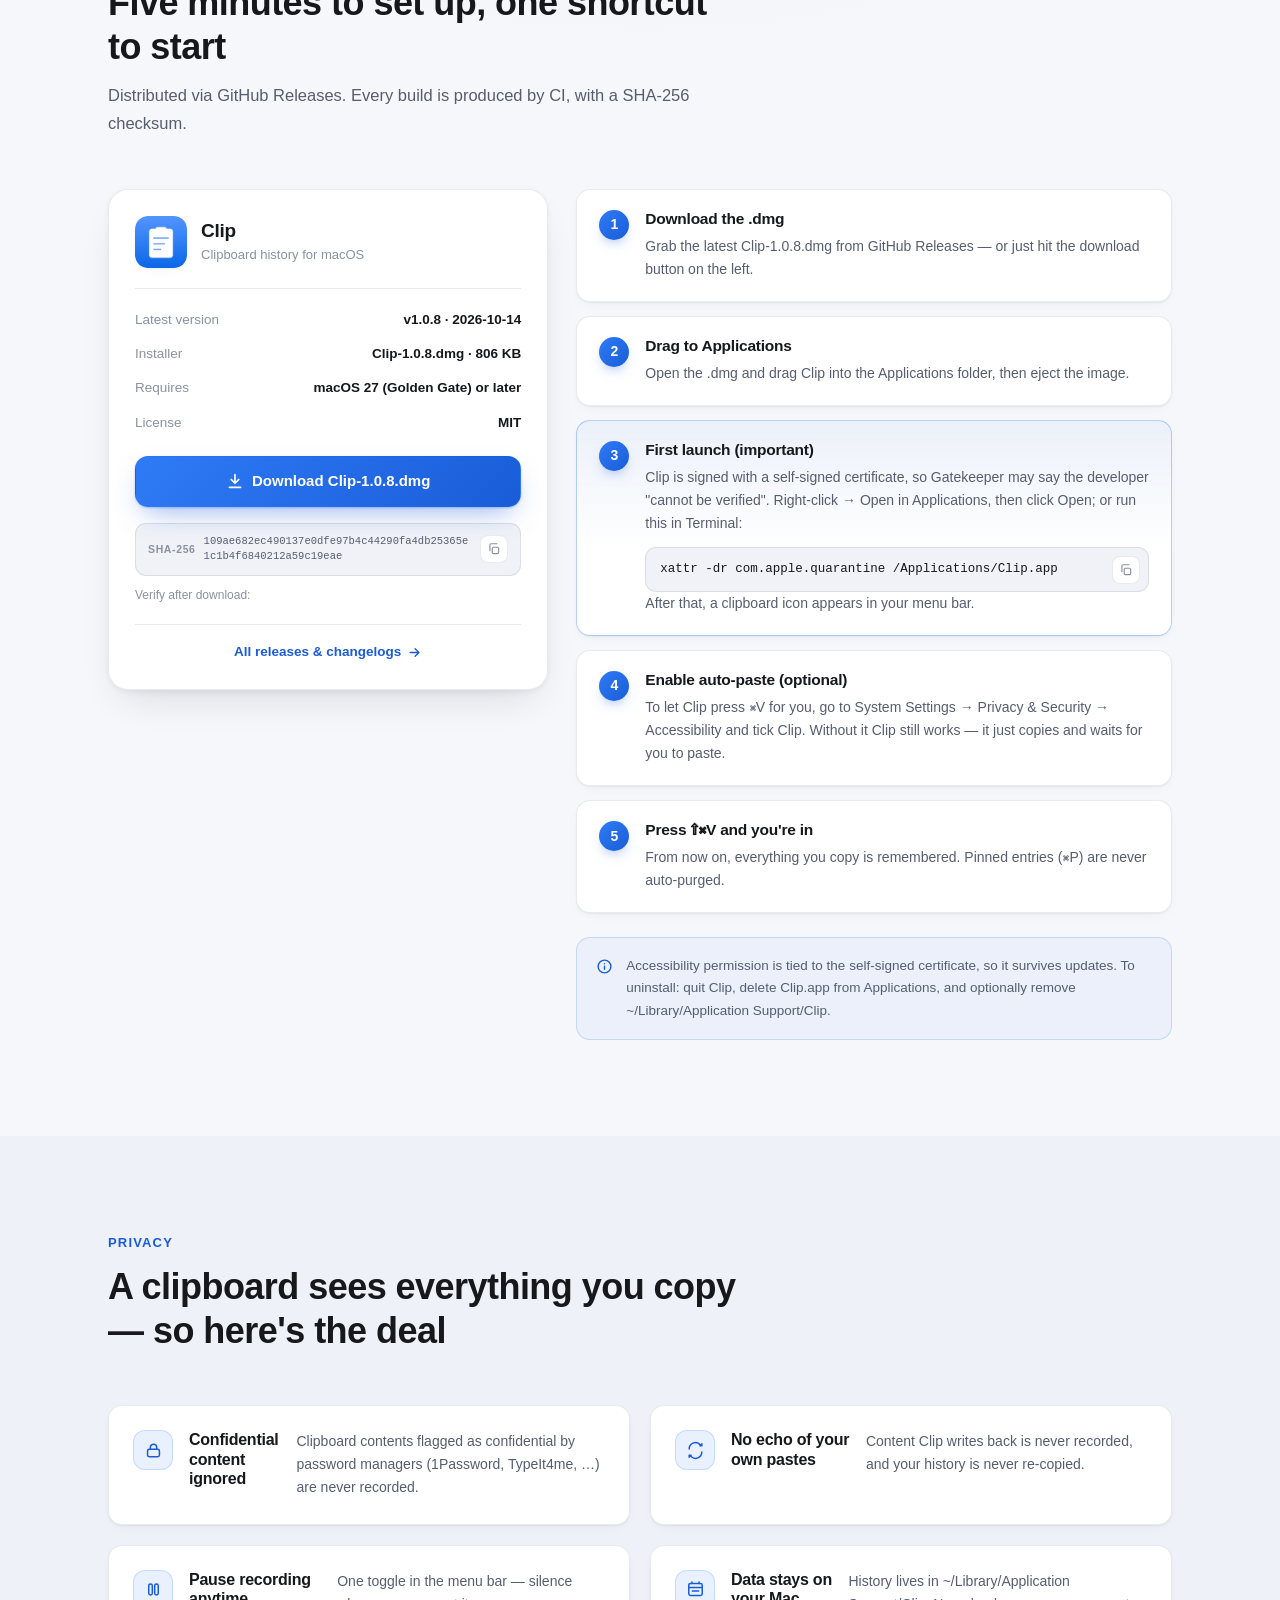
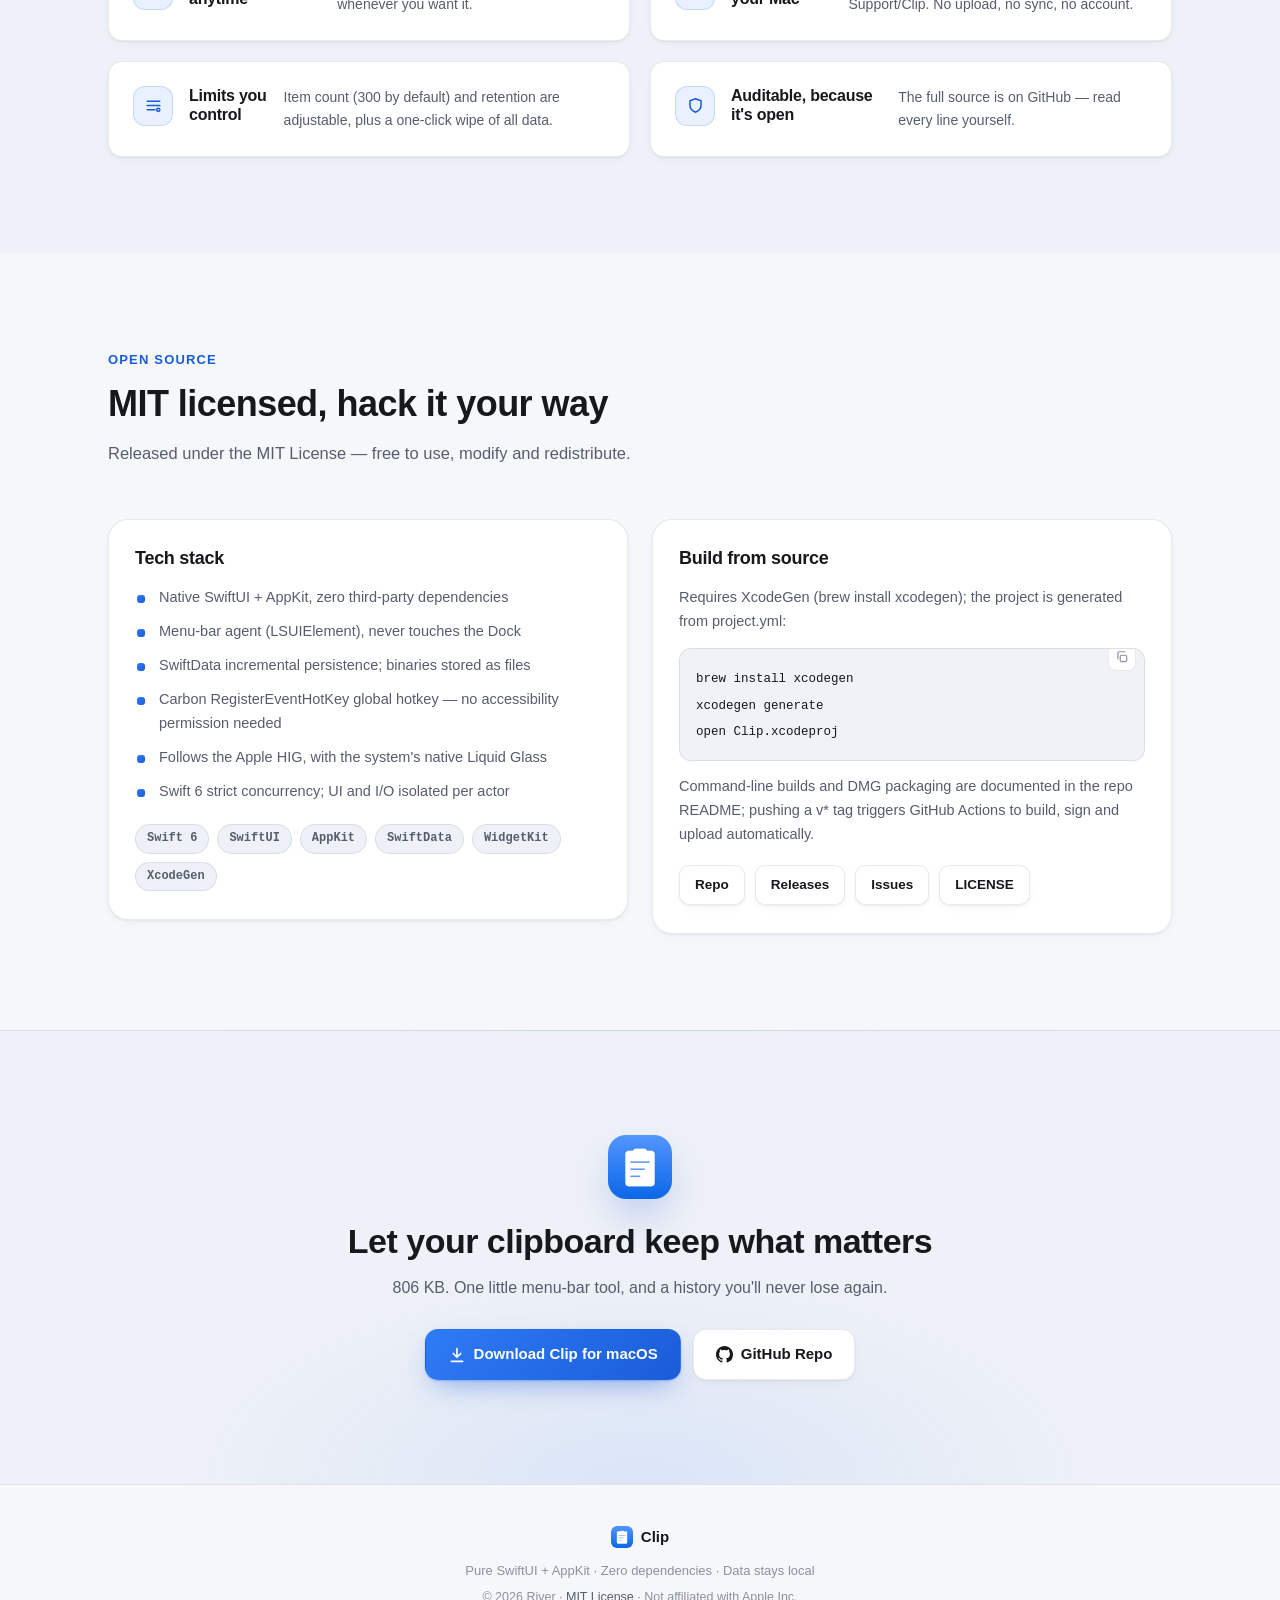
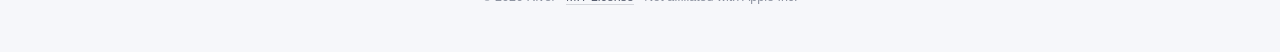
<file: site/index.html>
<!DOCTYPE html>
<html lang="zh-CN">
<head>
<meta charset="UTF-8">
<meta name="viewport" content="width=device-width, initial-scale=1.0">
<title>Clip — macOS 剪贴板历史管理器</title>
<meta name="description" content="Clip 是一款常驻菜单栏的 macOS 剪贴板历史管理器。按一下 ⇧⌘V，复制过的一切就在手边，回车即粘。开源、零依赖、数据只在本机。">
<link rel="icon" type="image/png" href="assets/img/icon.png">
<link rel="stylesheet" href="assets/style.css">
</head>
<body>

<!-- ============ 顶部导航 ============ -->
<header class="nav" id="nav">
  <div class="nav-inner">
    <a class="nav-brand" href="#top">
      <img src="assets/img/icon.png" alt="Clip 图标" width="30" height="30">
      <span>Clip</span>
    </a>
    <nav class="nav-links">
      <a href="#features" data-i18n="nav.features">功能特性</a>
      <a href="#showcase" data-i18n="nav.showcase">截图</a>
      <a href="#download" data-i18n="nav.download">下载安装</a>
      <a href="#privacy" data-i18n="nav.privacy">隐私</a>
      <a href="#opensource" data-i18n="nav.opensource">开源</a>
    </nav>
    <div class="nav-actions">
      <button class="icon-btn" id="lang-toggle" type="button" aria-label="切换语言 / Switch language">
        <span id="lang-label">EN</span>
      </button>
      <button class="icon-btn" id="theme-toggle" type="button" aria-label="切换深浅色 / Toggle theme">
        <svg class="icon-sun" viewBox="0 0 24 24" width="17" height="17" fill="none" stroke="currentColor" stroke-width="2" stroke-linecap="round"><circle cx="12" cy="12" r="4.2"/><path d="M12 2.5v2M12 19.5v2M2.5 12h2M19.5 12h2M5.2 5.2l1.4 1.4M17.4 17.4l1.4 1.4M18.8 5.2l-1.4 1.4M6.6 17.4l-1.4 1.4"/></svg>
        <svg class="icon-moon" viewBox="0 0 24 24" width="17" height="17" fill="none" stroke="currentColor" stroke-width="2" stroke-linecap="round" stroke-linejoin="round"><path d="M20.6 14.2A8.3 8.3 0 0 1 9.8 3.4a8.3 8.3 0 1 0 10.8 10.8z"/></svg>
      </button>
      <a class="icon-btn" href="https://github.com/wrm244/clip" target="_blank" rel="noopener" aria-label="GitHub 仓库">
        <svg viewBox="0 0 16 16" width="18" height="18" fill="currentColor" aria-hidden="true"><path d="M8 0C3.58 0 0 3.58 0 8c0 3.54 2.29 6.53 5.47 7.59.4.07.55-.17.55-.38 0-.19-.01-.82-.01-1.49-2.01.37-2.53-.49-2.69-.94-.09-.23-.48-.94-.82-1.13-.28-.15-.68-.52-.01-.53.63-.01 1.08.58 1.23.82.72 1.21 1.87.87 2.33.66.07-.52.28-.87.51-1.07-1.78-.2-3.64-.89-3.64-3.95 0-.87.31-1.59.82-2.15-.08-.2-.36-1.02.08-2.12 0 0 .67-.21 2.2.82.64-.18 1.32-.27 2-.27s1.36.09 2 .27c1.53-1.04 2.2-.82 2.2-.82.44 1.1.16 1.92.08 2.12.51.56.82 1.27.82 2.15 0 3.07-1.87 3.75-3.65 3.95.29.25.54.73.54 1.48 0 1.07-.01 1.93-.01 2.2 0 .21.15.46.55.38A8.01 8.01 0 0 0 16 8c0-4.42-3.58-8-8-8z"/></svg>
      </a>
    </div>
  </div>
</header>

<main id="top">

<!-- ============ Hero ============ -->
<section class="hero">
  <div class="hero-bg" aria-hidden="true"></div>
  <div class="wrap hero-grid">
    <div class="hero-copy reveal">
      <div class="badges">
        <span class="badge badge-version"><span class="dot"></span><span data-i18n="hero.badgeLatest">最新版 v1.0.8</span></span>
        <span class="badge" data-i18n="hero.badgeOS">macOS 27 或更高</span>
        <span class="badge">MIT</span>
      </div>
      <h1 data-i18n-html="hero.title">按一下快捷键，<br>历史就在手边。</h1>
      <p class="lead" data-i18n-html="hero.sub">Clip 是一款常驻 macOS 菜单栏的剪贴板历史管理器。复制过的一切——文本、链接、色值、代码、图片——都安静地记着。<kbd>⇧⌘V</kbd> 随叫随到，回车即粘。</p>
      <div class="cta-row">
        <a class="btn btn-primary" href="https://github.com/wrm244/clip/releases/download/v1.0.8/Clip-1.0.8.dmg">
          <svg viewBox="0 0 24 24" width="18" height="18" fill="none" stroke="currentColor" stroke-width="2.2" stroke-linecap="round" stroke-linejoin="round"><path d="M12 3.5v11M7 10l5 5 5-5M4.5 20.5h15"/></svg>
          <span data-i18n="hero.ctaDownload">下载 Clip for macOS</span>
        </a>
        <a class="btn btn-ghost" href="https://github.com/wrm244/clip" target="_blank" rel="noopener">
          <svg viewBox="0 0 16 16" width="17" height="17" fill="currentColor" aria-hidden="true"><path d="M8 0C3.58 0 0 3.58 0 8c0 3.54 2.29 6.53 5.47 7.59.4.07.55-.17.55-.38 0-.19-.01-.82-.01-1.49-2.01.37-2.53-.49-2.69-.94-.09-.23-.48-.94-.82-1.13-.28-.15-.68-.52-.01-.53.63-.01 1.08.58 1.23.82.72 1.21 1.87.87 2.33.66.07-.52.28-.87.51-1.07-1.78-.2-3.64-.89-3.64-3.95 0-.87.31-1.59.82-2.15-.08-.2-.36-1.02.08-2.12 0 0 .67-.21 2.2.82.64-.18 1.32-.27 2-.27s1.36.09 2 .27c1.53-1.04 2.2-.82 2.2-.82.44 1.1.16 1.92.08 2.12.51.56.82 1.27.82 2.15 0 3.07-1.87 3.75-3.65 3.95.29.25.54.73.54 1.48 0 1.07-.01 1.93-.01 2.2 0 .21.15.46.55.38A8.01 8.01 0 0 0 16 8c0-4.42-3.58-8-8-8z"/></svg>
          <span data-i18n="hero.ctaGithub">GitHub 仓库</span>
        </a>
      </div>
      <p class="cta-meta" data-i18n="hero.ctaMeta">Clip-1.0.8.dmg · 806 KB · 零第三方依赖 · 数据只在本机</p>
    </div>

    <div class="hero-visual reveal" aria-hidden="true">
      <div class="hero-glow"></div>
      <div class="app-icon-wrap">
        <img class="app-icon" src="assets/img/icon.png" alt="Clip 应用图标" width="200" height="200">
        <div class="float-chip chip-key"><kbd>⇧</kbd><kbd>⌘</kbd><kbd>V</kbd></div>
        <div class="float-chip chip-pill pill-text"><span data-i18n="chip.text">文本</span></div>
        <div class="float-chip chip-pill pill-img"><span data-i18n="chip.image">图片</span></div>
        <div class="float-chip chip-pill pill-link"><span data-i18n="chip.link">链接</span></div>
      </div>
    </div>
  </div>

  <div class="wrap hero-shot reveal">
    <div class="shot-frame">
      <img src="assets/img/剪切板1.png" alt="Clip 面板展开预览" loading="lazy">
    </div>
    <p class="shot-caption" data-i18n="hero.shotCaption">主面板：分类筛选、实时计数、来源标注，向右展开预览</p>
  </div>
</section>

<!-- ============ 痛点引入 ============ -->
<section class="intro">
  <div class="wrap intro-inner reveal">
    <p class="intro-quote" data-i18n="intro.q1">「你复制了一段代码，切去查文档；回头再要用，剪贴板已经被新内容覆盖了。」</p>
    <p class="intro-text" data-i18n="intro.a1">Clip 在后台安静地记下你复制过的一切。没有窗口常驻，没有标签页，不用先想「我要找什么」——历史就摊在你面前，翻一下就行。</p>
  </div>
</section>

<!-- ============ 功能特性 ============ -->
<section class="section" id="features">
  <div class="wrap">
    <div class="section-head reveal">
      <p class="eyebrow" data-i18n="features.eyebrow">核心能力</p>
      <h2 data-i18n="features.title">一个快捷键，管好复制过的一切</h2>
      <p class="section-lead" data-i18n="features.lead">从呼出、选择到粘贴，全流程键盘完成；细节处也都替你想到了。</p>
    </div>

    <div class="grid grid-3">
      <article class="card reveal">
        <div class="card-icon icon-blue">
          <svg viewBox="0 0 24 24" width="22" height="22" fill="none" stroke="currentColor" stroke-width="1.9" stroke-linecap="round" stroke-linejoin="round"><path d="M4 5.5A2.5 2.5 0 0 1 6.5 3h11A2.5 2.5 0 0 1 20 5.5v13a2.5 2.5 0 0 1-2.5 2.5h-11A2.5 2.5 0 0 1 4 18.5z"/><path d="M8 8h8M8 12h8M8 16h4"/></svg>
        </div>
        <h3 data-i18n="f1.title">什么都记得</h3>
        <p data-i18n="f1.desc">文本、链接、颜色值、代码、文件路径、图片，复制什么记什么，每条都标着来自哪个应用。截图、设计稿、复制的色值，各自归位不打架。</p>
      </article>

      <article class="card reveal">
        <div class="card-icon icon-blue">
          <svg viewBox="0 0 24 24" width="22" height="22" fill="none" stroke="currentColor" stroke-width="1.9" stroke-linecap="round" stroke-linejoin="round"><path d="M5 3.5 19 12l-6.5 1.5L10 20z"/></svg>
        </div>
        <h3 data-i18n="f2.title">呼出即用</h3>
        <p data-i18n="f2.desc">贴着光标弹出，鼠标在哪就在哪出现；屏幕放不下时自动翻到另一侧。高度固定，条目再多也只在列表内部滚动——呼出的瞬间窗口不会上下跳。</p>
      </article>

      <article class="card reveal">
        <div class="card-icon icon-blue">
          <svg viewBox="0 0 24 24" width="22" height="22" fill="none" stroke="currentColor" stroke-width="1.9" stroke-linecap="round" stroke-linejoin="round"><rect x="3" y="4.5" width="18" height="15" rx="2.5"/><path d="M7 12l3 3 7-7"/></svg>
        </div>
        <h3 data-i18n="f3.title">回车即粘</h3>
        <p data-i18n-html="f3.desc">选中一条按回车，直接送到当前光标处，不用手动切回上一个应用。<kbd>⌥↵</kbd> 还能以纯文本粘贴，不带格式。</p>
      </article>

      <article class="card reveal">
        <div class="card-icon icon-blue">
          <svg viewBox="0 0 24 24" width="22" height="22" fill="none" stroke="currentColor" stroke-width="1.9" stroke-linecap="round" stroke-linejoin="round"><path d="M2.5 12S6 5.5 12 5.5 21.5 12 21.5 12 18 18.5 12 18.5 2.5 12 2.5 12z"/><circle cx="12" cy="12" r="2.6"/></svg>
        </div>
        <h3 data-i18n="f4.title">看得清再决定</h3>
        <p data-i18n-html="f4.desc">选中一条按 <kbd>→</kbd> 向右展开预览，左上角固定不动，正在看的列表不会横向跳动。图片点一下放大到屏幕尺寸比对，任意处或 <kbd>esc</kbd> 收起。</p>
      </article>

      <article class="card reveal">
        <div class="card-icon icon-blue">
          <svg viewBox="0 0 24 24" width="22" height="22" fill="none" stroke="currentColor" stroke-width="1.9" stroke-linecap="round" stroke-linejoin="round"><rect x="3" y="3.5" width="18" height="4" rx="1.4"/><path d="M6 10.5h12M6 14.5h12M6 18.5h8"/></svg>
        </div>
        <h3 data-i18n="f5.title">菜单栏里也能点</h3>
        <p data-i18n="f5.desc">不方便用快捷键时，点状态栏图标也行：开关记录、看最近几条、直接从菜单栏粘贴。</p>
      </article>

      <article class="card reveal">
        <div class="card-icon icon-blue">
          <svg viewBox="0 0 24 24" width="22" height="22" fill="none" stroke="currentColor" stroke-width="1.9" stroke-linecap="round" stroke-linejoin="round"><rect x="4" y="4" width="7.5" height="7.5" rx="1.6"/><rect x="12.5" y="4" width="7.5" height="7.5" rx="1.6"/><rect x="4" y="12.5" width="7.5" height="7.5" rx="1.6"/><rect x="12.5" y="12.5" width="7.5" height="7.5" rx="1.6"/></svg>
        </div>
        <h3 data-i18n="f6.title">桌面上也放一块</h3>
        <p data-i18n="f6.desc">通知中心 / 桌面小组件显示最近几条历史，点一下即复制，点空白处呼出完整面板。</p>
      </article>

      <article class="card reveal">
        <div class="card-icon icon-blue">
          <svg viewBox="0 0 24 24" width="22" height="22" fill="none" stroke="currentColor" stroke-width="1.9" stroke-linecap="round" stroke-linejoin="round"><circle cx="11" cy="11" r="6.5"/><path d="M20 20l-4.4-4.4"/></svg>
        </div>
        <h3 data-i18n="f7.title">找到你要的那一条</h3>
        <p data-i18n-html="f7.desc">顶部搜索框实时过滤。<kbd>⌘P</kbd> 固定过的条目永远不会被自动清理，参数、地址、常备片段这类东西可以一直留在手边。</p>
      </article>

      <article class="card reveal">
        <div class="card-icon icon-blue">
          <svg viewBox="0 0 24 24" width="22" height="22" fill="none" stroke="currentColor" stroke-width="1.9" stroke-linecap="round" stroke-linejoin="round"><path d="M12 3.5 5 6v5.5c0 4.4 3 7.6 7 9 4-1.4 7-4.6 7-9V6z"/><path d="M9.3 12l2 2 3.4-3.6"/></svg>
        </div>
        <h3 data-i18n="f8.title">隐私是默认项</h3>
        <p data-i18n="f8.desc">密码管理器标记为机密的剪贴板内容默认不记录，不记录自己回填的内容，可随时暂停记录——数据只在你本机。</p>
      </article>

      <article class="card reveal">
        <div class="card-icon icon-blue">
          <svg viewBox="0 0 24 24" width="22" height="22" fill="none" stroke="currentColor" stroke-width="1.9" stroke-linecap="round" stroke-linejoin="round"><path d="M12 3.5a8.5 8.5 0 1 0 8.5 8.5"/><path d="M12 7.5V12l3 2"/></svg>
        </div>
        <h3 data-i18n="f9.title">设置立即生效</h3>
        <p data-i18n="f9.desc">语言、深浅色、列表密度、保留条数与时长、呼出方式，所有改动立即生效，没有「应用」按钮，不需要重启。</p>
      </article>
    </div>
  </div>
</section>

<!-- ============ 快捷键 ============ -->
<section class="section section-tint" id="shortcuts">
  <div class="wrap">
    <div class="shortcuts-grid">
      <div class="reveal">
        <p class="eyebrow" data-i18n="keys.eyebrow">全键盘操作</p>
        <h2 data-i18n="keys.title">手不用离开键盘</h2>
        <p class="section-lead" data-i18n="keys.lead">从呼出、选择到粘贴，全流程键盘完成。呼出键可改成任意组合键，速查面板就在设置里。</p>
        <div class="keys-demo" aria-hidden="true">
          <div class="keys-bar">
            <kbd>↩</kbd><span data-i18n="keys.demoPaste">粘贴</span>
            <span class="keys-sep"></span>
            <kbd>esc</kbd><span data-i18n="keys.demoClose">关闭</span>
            <span class="keys-sep"></span>
            <kbd>→</kbd><span data-i18n="keys.demoPreview">展开预览</span>
          </div>
        </div>
      </div>
      <div class="table-card reveal">
        <table class="keys-table">
          <tbody>
            <tr><td><kbd>⇧⌘V</kbd></td><td data-i18n="k1">呼出 / 收起（可改成任意组合键）</td></tr>
            <tr><td><kbd>↑</kbd><kbd>↓</kbd></td><td data-i18n="k2">选择</td></tr>
            <tr><td><kbd>↵</kbd></td><td data-i18n="k3">粘贴到光标处</td></tr>
            <tr><td><kbd>⌥↵</kbd></td><td data-i18n="k4">以纯文本粘贴（不带格式）</td></tr>
            <tr><td><kbd>→</kbd><kbd>←</kbd></td><td data-i18n="k5">展开 / 收起预览</td></tr>
            <tr><td><kbd>⌘1</kbd>–<kbd>⌘9</kbd></td><td data-i18n="k6">直接粘贴第 N 条</td></tr>
            <tr><td><kbd>⌘P</kbd></td><td data-i18n="k7">置顶 / 取消置顶</td></tr>
            <tr><td><kbd>⌘⌫</kbd></td><td data-i18n="k8">删除这一条</td></tr>
            <tr><td><kbd>esc</kbd></td><td data-i18n="k9">收起面板</td></tr>
          </tbody>
        </table>
      </div>
    </div>
  </div>
</section>

<!-- ============ 截图 ============ -->
<section class="section" id="showcase">
  <div class="wrap">
    <div class="section-head reveal">
      <p class="eyebrow" data-i18n="show.eyebrow">实际样子</p>
      <h2 data-i18n="show.title">长这样</h2>
      <p class="section-lead" data-i18n="show.lead">原生 SwiftUI + AppKit，跟随系统 Liquid Glass 与深浅色，没有一行第三方 UI 库。</p>
    </div>

    <div class="showcase-grid">
      <figure class="shot reveal">
        <div class="shot-frame"><img src="assets/img/剪切板2.png" alt="Clip 紧凑面板" loading="lazy"></div>
        <figcaption data-i18n="show.c1">紧凑面板 —— 条目再多，窗口也不跳</figcaption>
      </figure>
      <figure class="shot reveal">
        <div class="shot-frame"><img src="assets/img/任务栏弹窗.png" alt="菜单栏面板" loading="lazy"></div>
        <figcaption data-i18n="show.c2">菜单栏面板 —— 点状态栏图标即可操作</figcaption>
      </figure>
      <figure class="shot reveal">
        <div class="shot-frame"><img src="assets/img/设置通用.png" alt="设置 · 通用" loading="lazy"></div>
        <figcaption data-i18n="show.c3">设置 · 通用 —— 记录开关、条数与时长上限</figcaption>
      </figure>
      <figure class="shot reveal">
        <div class="shot-frame"><img src="assets/img/设置外观.png" alt="设置 · 外观" loading="lazy"></div>
        <figcaption data-i18n="show.c4">设置 · 外观 —— 深浅色、密度、面板尺寸</figcaption>
      </figure>
    </div>
  </div>
</section>

<!-- ============ 下载安装 ============ -->
<section class="section section-download" id="download">
  <div class="wrap">
    <div class="section-head reveal">
      <p class="eyebrow" data-i18n="dl.eyebrow">下载与安装</p>
      <h2 data-i18n="dl.title">五分钟装好，按下快捷键就能用</h2>
      <p class="section-lead" data-i18n="dl.lead">通过 GitHub Releases 分发。安装包由 CI 自动构建，附 SHA-256 校验值。</p>
    </div>

    <div class="download-grid">
      <aside class="dl-card reveal">
        <div class="dl-card-head">
          <img src="assets/img/icon.png" alt="Clip 图标" width="52" height="52">
          <div>
            <h3>Clip</h3>
            <p data-i18n="dl.cardSub">macOS 剪贴板历史管理器</p>
          </div>
        </div>
        <dl class="dl-meta">
          <div><dt data-i18n="dl.metaVersion">最新版本</dt><dd>v1.0.8 · 2026-10-14</dd></div>
          <div><dt data-i18n="dl.metaAsset">安装包</dt><dd>Clip-1.0.8.dmg · 806 KB</dd></div>
          <div><dt data-i18n="dl.metaReq">系统要求</dt><dd data-i18n="dl.metaReqVal">macOS 27（Golden Gate）或更高</dd></div>
          <div><dt data-i18n="dl.metaLicense">许可</dt><dd>MIT</dd></div>
        </dl>
        <a class="btn btn-primary btn-block" href="https://github.com/wrm244/clip/releases/download/v1.0.8/Clip-1.0.8.dmg">
          <svg viewBox="0 0 24 24" width="18" height="18" fill="none" stroke="currentColor" stroke-width="2.2" stroke-linecap="round" stroke-linejoin="round"><path d="M12 3.5v11M7 10l5 5 5-5M4.5 20.5h15"/></svg>
          <span data-i18n="dl.btnDownload">下载 Clip-1.0.8.dmg</span>
        </a>
        <div class="dl-sha">
          <span class="dl-sha-label">SHA-256</span>
          <code id="sha-value">109ae682ec490137e0dfe97b4c44290fa4db25365e1c1b4f6840212a59c19eae</code>
          <button class="copy-btn" type="button" data-copy="109ae682ec490137e0dfe97b4c44290fa4db25365e1c1b4f6840212a59c19eae" data-i18n-aria="dl.copySha" aria-label="复制 SHA-256">
            <svg viewBox="0 0 24 24" width="14" height="14" fill="none" stroke="currentColor" stroke-width="2" stroke-linecap="round" stroke-linejoin="round"><rect x="9" y="9" width="11" height="11" rx="2"/><path d="M5 15V5a2 2 0 0 1 2-2h10"/></svg>
          </button>
        </div>
        <p class="dl-verify" data-i18n-html="dl.verify">下载后校验：<code>shasum -a 256 ~/Downloads/Clip-1.0.8.dmg</code></p>
        <a class="dl-all" href="https://github.com/wrm244/clip/releases" target="_blank" rel="noopener">
          <span data-i18n="dl.allVersions">查看所有版本与更新日志</span>
          <svg viewBox="0 0 24 24" width="15" height="15" fill="none" stroke="currentColor" stroke-width="2.2" stroke-linecap="round" stroke-linejoin="round"><path d="M5 12h14M13 6l6 6-6 6"/></svg>
        </a>
      </aside>

      <div class="steps reveal">
        <ol class="step-list">
          <li class="step">
            <span class="step-num">1</span>
            <div class="step-body">
              <h4 data-i18n="s1.title">下载 .dmg</h4>
              <p data-i18n="s1.desc">从 GitHub Releases 下载最新版的 Clip-1.0.8.dmg。也可以点上方按钮直接开始下载。</p>
            </div>
          </li>
          <li class="step">
            <span class="step-num">2</span>
            <div class="step-body">
              <h4 data-i18n="s2.title">拖进「应用程序」</h4>
              <p data-i18n="s2.desc">打开 .dmg，把 Clip 拖到「应用程序」文件夹（或运行其中的安装示意），然后弹出镜像。</p>
            </div>
          </li>
          <li class="step step-highlight">
            <span class="step-num">3</span>
            <div class="step-body">
              <h4 data-i18n="s3.title">首次启动（重要）</h4>
              <p data-i18n="s3.desc">Clip 使用自签名证书，Gatekeeper 可能提示「无法验证开发者」。在「应用程序」里右键 → 打开，再点「打开」；或在「终端」执行：</p>
              <div class="code-block">
                <code>xattr -dr com.apple.quarantine /Applications/Clip.app</code>
                <button class="copy-btn" type="button" data-copy="xattr -dr com.apple.quarantine /Applications/Clip.app" data-i18n-aria="dl.copyCmd" aria-label="复制命令">
                  <svg viewBox="0 0 24 24" width="14" height="14" fill="none" stroke="currentColor" stroke-width="2" stroke-linecap="round" stroke-linejoin="round"><rect x="9" y="9" width="11" height="11" rx="2"/><path d="M5 15V5a2 2 0 0 1 2-2h10"/></svg>
                </button>
              </div>
              <p data-i18n="s3.desc2">之后启动，菜单栏会出现剪贴板图标。</p>
            </div>
          </li>
          <li class="step">
            <span class="step-num">4</span>
            <div class="step-body">
              <h4 data-i18n="s4.title">开启自动粘贴（可选）</h4>
              <p data-i18n="s4.desc">想让 Clip 帮你按下 ⌘V，去 系统设置 → 隐私与安全性 → 辅助功能 勾选 Clip。不授权也能用，只是变成「复制好等你手动粘」并给个提示。</p>
            </div>
          </li>
          <li class="step">
            <span class="step-num">5</span>
            <div class="step-body">
              <h4 data-i18n="s5.title">按下 ⇧⌘V，开始使用</h4>
              <p data-i18n="s5.desc">之后每次复制都会被记下。置顶（⌘P）过的条目永远不会被自动清理。</p>
            </div>
          </li>
        </ol>

        <div class="note-card">
          <div class="note-icon">
            <svg viewBox="0 0 24 24" width="17" height="17" fill="none" stroke="currentColor" stroke-width="2" stroke-linecap="round"><circle cx="12" cy="12" r="9"/><path d="M12 8.2v.01M12 11.5V16"/></svg>
          </div>
          <p data-i18n="dl.note">辅助功能授权与自签名证书绑定，更新版本后无需重新授权。卸载：退出 Clip 后删掉「应用程序」里的 Clip.app，数据目录 ~/Library/Application Support/Clip 可一并删除。</p>
        </div>
      </div>
    </div>
  </div>
</section>

<!-- ============ 隐私 ============ -->
<section class="section section-tint" id="privacy">
  <div class="wrap">
    <div class="section-head reveal">
      <p class="eyebrow" data-i18n="pv.eyebrow">隐私</p>
      <h2 data-i18n="pv.title">剪贴板能看见你复制的一切，所以这件事得说清楚</h2>
    </div>
    <div class="grid grid-2">
      <div class="priv-item reveal">
        <div class="priv-icon">
          <svg viewBox="0 0 24 24" width="19" height="19" fill="none" stroke="currentColor" stroke-width="1.9" stroke-linecap="round" stroke-linejoin="round"><rect x="4.5" y="10.5" width="15" height="9.5" rx="2.2"/><path d="M8 10.5V8a4 4 0 0 1 8 0v2.5"/></svg>
        </div>
        <h3 data-i18n="pv1.title">默认忽略机密内容</h3>
        <p data-i18n="pv1.desc">密码管理器（1Password、TypeIt4me 等）标记为机密的剪贴板内容不会被记录。</p>
      </div>
      <div class="priv-item reveal">
        <div class="priv-icon">
          <svg viewBox="0 0 24 24" width="19" height="19" fill="none" stroke="currentColor" stroke-width="1.9" stroke-linecap="round" stroke-linejoin="round"><path d="M4 10a8 8 0 0 1 13.6-5.6L20 6M20 3.5V6h-2.5"/><path d="M20 14a8 8 0 0 1-13.6 5.6L4 18M4 20.5V18h2.5"/></svg>
        </div>
        <h3 data-i18n="pv2.title">不记录回填内容</h3>
        <p data-i18n="pv2.desc">不记录自己回填的内容，也不会把你的历史再抄一遍。</p>
      </div>
      <div class="priv-item reveal">
        <div class="priv-icon">
          <svg viewBox="0 0 24 24" width="19" height="19" fill="none" stroke="currentColor" stroke-width="1.9" stroke-linecap="round" stroke-linejoin="round"><rect x="6" y="5" width="4.5" height="14" rx="2.2"/><rect x="13.5" y="5" width="4.5" height="14" rx="2.2"/></svg>
        </div>
        <h3 data-i18n="pv3.title">随时暂停记录</h3>
        <p data-i18n="pv3.desc">菜单栏一键开关，想安静的时候就安静。</p>
      </div>
      <div class="priv-item reveal">
        <div class="priv-icon">
          <svg viewBox="0 0 24 24" width="19" height="19" fill="none" stroke="currentColor" stroke-width="1.9" stroke-linecap="round" stroke-linejoin="round"><rect x="3.5" y="4.5" width="17" height="15" rx="2.2"/><path d="M3.5 9.5h17M7.5 4.5v-2M16.5 4.5v-2M8 14h8"/></svg>
        </div>
        <h3 data-i18n="pv4.title">数据只在你本机</h3>
        <p data-i18n="pv4.desc">历史存在 ~/Library/Application Support/Clip，不上传、不同步、没有账号。</p>
      </div>
      <div class="priv-item reveal">
        <div class="priv-icon">
          <svg viewBox="0 0 24 24" width="19" height="19" fill="none" stroke="currentColor" stroke-width="1.9" stroke-linecap="round" stroke-linejoin="round"><path d="M4 6.5h16M4 12h16M4 17.5h10"/><circle cx="18" cy="17.5" r="2"/></svg>
        </div>
        <h3 data-i18n="pv5.title">可设上限</h3>
        <p data-i18n="pv5.desc">条数（默认 300）和保留时长都可调，还能一键清空全部数据。</p>
      </div>
      <div class="priv-item reveal">
        <div class="priv-icon">
          <svg viewBox="0 0 24 24" width="19" height="19" fill="none" stroke="currentColor" stroke-width="1.9" stroke-linecap="round" stroke-linejoin="round"><path d="M12 3.5 5 6v5.5c0 4.4 3 7.6 7 9 4-1.4 7-4.6 7-9V6z"/></svg>
        </div>
        <h3 data-i18n="pv6.title">开源可审计</h3>
        <p data-i18n="pv6.desc">代码在 GitHub 上完全公开，每一行都可以自己看。</p>
      </div>
    </div>
  </div>
</section>

<!-- ============ 开源 / 构建 ============ -->
<section class="section" id="opensource">
  <div class="wrap">
    <div class="section-head reveal">
      <p class="eyebrow" data-i18n="os.eyebrow">开源</p>
      <h2 data-i18n="os.title">MIT 协议，欢迎折腾</h2>
      <p class="section-lead" data-i18n="os.lead">基于 MIT 协议发布，可以自由使用、修改与分发。</p>
    </div>

    <div class="os-grid">
      <div class="os-stack card reveal">
        <h3 data-i18n="os.stackTitle">技术栈</h3>
        <ul class="os-list">
          <li data-i18n="os.li1">原生 SwiftUI + AppKit，零第三方依赖</li>
          <li data-i18n="os.li2">菜单栏代理（LSUIElement）常驻，不占 Dock</li>
          <li data-i18n="os.li3">SwiftData 增量持久化，图片等二进制外置为文件</li>
          <li data-i18n="os.li4">Carbon RegisterEventHotKey 全局热键，无需辅助功能权限</li>
          <li data-i18n="os.li5">界面遵循 Apple 人机界面指南，系统原生 Liquid Glass</li>
          <li data-i18n="os.li6">Swift 6 严格并发，UI 与 I/O 分actor隔离</li>
        </ul>
        <div class="os-tags">
          <span>Swift 6</span><span>SwiftUI</span><span>AppKit</span><span>SwiftData</span><span>WidgetKit</span><span>XcodeGen</span>
        </div>
      </div>

      <div class="os-build card reveal">
        <h3 data-i18n="os.buildTitle">从源码构建</h3>
        <p data-i18n="os.buildDesc">需要 XcodeGen（brew install xcodegen），工程由 project.yml 生成：</p>
        <div class="code-block code-block-lg">
          <pre><code>brew install xcodegen
xcodegen generate
open Clip.xcodeproj</code></pre>
          <button class="copy-btn" type="button" data-copy="brew install xcodegen
xcodegen generate
open Clip.xcodeproj" data-i18n-aria="os.copyBuild" aria-label="复制构建命令">
            <svg viewBox="0 0 24 24" width="14" height="14" fill="none" stroke="currentColor" stroke-width="2" stroke-linecap="round" stroke-linejoin="round"><rect x="9" y="9" width="11" height="11" rx="2"/><path d="M5 15V5a2 2 0 0 1 2-2h10"/></svg>
          </button>
        </div>
        <p data-i18n="os.buildNote">命令行构建与 DMG 打包说明见仓库 README；推 v* 标签后由 GitHub Actions 自动完成构建、签名与上传。</p>
        <div class="os-links">
          <a class="btn btn-ghost btn-sm" href="https://github.com/wrm244/clip" target="_blank" rel="noopener" data-i18n="os.linkRepo">仓库</a>
          <a class="btn btn-ghost btn-sm" href="https://github.com/wrm244/clip/releases" target="_blank" rel="noopener" data-i18n="os.linkReleases">Releases</a>
          <a class="btn btn-ghost btn-sm" href="https://github.com/wrm244/clip/issues" target="_blank" rel="noopener" data-i18n="os.linkIssues">Issues</a>
          <a class="btn btn-ghost btn-sm" href="https://github.com/wrm244/clip/blob/main/LICENSE" target="_blank" rel="noopener" data-i18n="os.linkLicense">LICENSE</a>
        </div>
      </div>
    </div>
  </div>
</section>

<!-- ============ 结尾 CTA ============ -->
<section class="final-cta">
  <div class="wrap final-inner reveal">
    <img src="assets/img/icon.png" alt="Clip 图标" width="64" height="64">
    <h2 data-i18n="cta.title">让剪贴板记住该记住的</h2>
    <p data-i18n="cta.sub">806 KB，一个菜单栏小工具，和一段不用再丢的历史。</p>
    <div class="cta-row cta-row-center">
      <a class="btn btn-primary" href="https://github.com/wrm244/clip/releases/download/v1.0.8/Clip-1.0.8.dmg">
        <svg viewBox="0 0 24 24" width="18" height="18" fill="none" stroke="currentColor" stroke-width="2.2" stroke-linecap="round" stroke-linejoin="round"><path d="M12 3.5v11M7 10l5 5 5-5M4.5 20.5h15"/></svg>
        <span data-i18n="hero.ctaDownload">下载 Clip for macOS</span>
      </a>
      <a class="btn btn-ghost" href="https://github.com/wrm244/clip" target="_blank" rel="noopener">
        <svg viewBox="0 0 16 16" width="17" height="17" fill="currentColor" aria-hidden="true"><path d="M8 0C3.58 0 0 3.58 0 8c0 3.54 2.29 6.53 5.47 7.59.4.07.55-.17.55-.38 0-.19-.01-.82-.01-1.49-2.01.37-2.53-.49-2.69-.94-.09-.23-.48-.94-.82-1.13-.28-.15-.68-.52-.01-.53.63-.01 1.08.58 1.23.82.72 1.21 1.87.87 2.33.66.07-.52.28-.87.51-1.07-1.78-.2-3.64-.89-3.64-3.95 0-.87.31-1.59.82-2.15-.08-.2-.36-1.02.08-2.12 0 0 .67-.21 2.2.82.64-.18 1.32-.27 2-.27s1.36.09 2 .27c1.53-1.04 2.2-.82 2.2-.82.44 1.1.16 1.92.08 2.12.51.56.82 1.27.82 2.15 0 3.07-1.87 3.75-3.65 3.95.29.25.54.73.54 1.48 0 1.07-.01 1.93-.01 2.2 0 .21.15.46.55.38A8.01 8.01 0 0 0 16 8c0-4.42-3.58-8-8-8z"/></svg>
        <span data-i18n="hero.ctaGithub">GitHub 仓库</span>
      </a>
    </div>
  </div>
</section>

</main>

<!-- ============ 页脚 ============ -->
<footer class="footer">
  <div class="wrap footer-inner">
    <div class="footer-brand">
      <img src="assets/img/icon.png" alt="" width="22" height="22">
      <span>Clip</span>
    </div>
    <p class="footer-line" data-i18n="footer.line">纯 SwiftUI + AppKit · 零第三方依赖 · 数据只在本机</p>
    <p class="footer-copy">© <span id="year">2026</span> River · <a href="https://github.com/wrm244/clip/blob/main/LICENSE" target="_blank" rel="noopener">MIT License</a> · <span data-i18n="footer.notApple">与 Apple Inc. 无关联</span></p>
  </div>
</footer>

<div class="toast" id="toast" role="status" aria-live="polite"></div>

<script src="assets/app.js"></script>
</body>
</html>
</file>
<file: docs/assets/style.css>
/* ==========================================================
   Clip — 产品介绍页样式
   浅色为默认，深色跟随系统或手动切换（html[data-theme]）
   ========================================================== */

:root {
  --bg: #f6f7fa;
  --bg-elev: #ffffff;
  --bg-tint: #eef1f7;
  --text: #17181c;
  --text-2: #565d6e;
  --text-3: #8b919f;
  --border: rgba(18, 22, 38, 0.09);
  --border-strong: rgba(18, 22, 38, 0.14);
  --brand: #2f7bf6;
  --brand-deep: #1a5cd8;
  --brand-soft: rgba(47, 123, 246, 0.1);
  --brand-softer: rgba(47, 123, 246, 0.05);
  --glass: rgba(255, 255, 255, 0.74);
  --shadow-sm: 0 1px 2px rgba(16, 24, 40, 0.05), 0 4px 14px -6px rgba(16, 24, 40, 0.08);
  --shadow-md: 0 2px 6px rgba(16, 24, 40, 0.06), 0 18px 40px -16px rgba(16, 24, 40, 0.16);
  --shadow-lg: 0 30px 80px -24px rgba(16, 24, 40, 0.28);
  --kbd-bg: linear-gradient(180deg, #ffffff, #f1f3f8);
  --kbd-border: rgba(18, 22, 38, 0.16);
  --kbd-shadow: rgba(18, 22, 38, 0.12);
  --code-bg: #f0f2f7;
  --radius-lg: 20px;
  --radius-md: 14px;
  --font: -apple-system, BlinkMacSystemFont, "SF Pro Text", "PingFang SC", "Hiragino Sans GB", "Helvetica Neue", "Microsoft YaHei", sans-serif;
  --font-mono: ui-monospace, SFMono-Regular, "SF Mono", Menlo, Consolas, "Liberation Mono", monospace;
  --nav-h: 60px;
}

/* 深色：系统偏好（未手动指定时） */
@media (prefers-color-scheme: dark) {
  :root:not([data-theme="light"]) {
    --bg: #0b0d13;
    --bg-elev: #14171f;
    --bg-tint: #10131b;
    --text: #f2f4f8;
    --text-2: #a7aebc;
    --text-3: #767e8f;
    --border: rgba(255, 255, 255, 0.09);
    --border-strong: rgba(255, 255, 255, 0.16);
    --brand: #6ba4ff;
    --brand-deep: #3f7ef0;
    --brand-soft: rgba(107, 164, 255, 0.14);
    --brand-softer: rgba(107, 164, 255, 0.07);
    --glass: rgba(13, 16, 23, 0.76);
    --shadow-sm: 0 1px 2px rgba(0, 0, 0, 0.3), 0 4px 14px -6px rgba(0, 0, 0, 0.45);
    --shadow-md: 0 2px 6px rgba(0, 0, 0, 0.32), 0 18px 40px -16px rgba(0, 0, 0, 0.6);
    --shadow-lg: 0 30px 80px -24px rgba(0, 0, 0, 0.75);
    --kbd-bg: linear-gradient(180deg, #232833, #1a1e27);
    --kbd-border: rgba(255, 255, 255, 0.16);
    --kbd-shadow: rgba(0, 0, 0, 0.5);
    --code-bg: #1a1e27;
  }
}

/* 深色：手动切换 */
:root[data-theme="dark"] {
  --bg: #0b0d13;
  --bg-elev: #14171f;
  --bg-tint: #10131b;
  --text: #f2f4f8;
  --text-2: #a7aebc;
  --text-3: #767e8f;
  --border: rgba(255, 255, 255, 0.09);
  --border-strong: rgba(255, 255, 255, 0.16);
  --brand: #6ba4ff;
  --brand-deep: #3f7ef0;
  --brand-soft: rgba(107, 164, 255, 0.14);
  --brand-softer: rgba(107, 164, 255, 0.07);
  --glass: rgba(13, 16, 23, 0.76);
  --shadow-sm: 0 1px 2px rgba(0, 0, 0, 0.3), 0 4px 14px -6px rgba(0, 0, 0, 0.45);
  --shadow-md: 0 2px 6px rgba(0, 0, 0, 0.32), 0 18px 40px -16px rgba(0, 0, 0, 0.6);
  --shadow-lg: 0 30px 80px -24px rgba(0, 0, 0, 0.75);
  --kbd-bg: linear-gradient(180deg, #232833, #1a1e27);
  --kbd-border: rgba(255, 255, 255, 0.16);
  --kbd-shadow: rgba(0, 0, 0, 0.5);
  --code-bg: #1a1e27;
}

/* ============ 基础 ============ */
*, *::before, *::after { box-sizing: border-box; }

html {
  scroll-behavior: smooth;
  -webkit-text-size-adjust: 100%;
}

body {
  margin: 0;
  font-family: var(--font);
  background: var(--bg);
  color: var(--text);
  font-size: 16px;
  line-height: 1.65;
  -webkit-font-smoothing: antialiased;
  text-rendering: optimizeLegibility;
  transition: background 0.35s ease, color 0.35s ease;
}

img { max-width: 100%; display: block; }
a { color: inherit; }

::selection { background: rgba(47, 123, 246, 0.22); }

.wrap {
  max-width: 1120px;
  margin: 0 auto;
  padding: 0 28px;
}

section[id] { scroll-margin-top: calc(var(--nav-h) + 16px); }

h1, h2, h3, h4 {
  margin: 0;
  line-height: 1.22;
  letter-spacing: -0.015em;
  font-weight: 700;
}

p { margin: 0; }

kbd {
  display: inline-flex;
  align-items: center;
  justify-content: center;
  min-width: 25px;
  height: 24px;
  padding: 0 7px;
  border-radius: 7px;
  font-family: var(--font);
  font-size: 12.5px;
  font-weight: 600;
  line-height: 1;
  color: var(--text);
  background: var(--kbd-bg);
  border: 1px solid var(--kbd-border);
  box-shadow: 0 1.5px 0 var(--kbd-shadow);
  vertical-align: middle;
  white-space: nowrap;
}

code {
  font-family: var(--font-mono);
  font-size: 0.86em;
}

/* ============ 导航 ============ */
.nav {
  position: sticky;
  top: 0;
  z-index: 100;
  background: var(--glass);
  -webkit-backdrop-filter: saturate(180%) blur(20px);
  backdrop-filter: saturate(180%) blur(20px);
  border-bottom: 1px solid var(--border);
}

.nav-inner {
  max-width: 1120px;
  margin: 0 auto;
  height: var(--nav-h);
  padding: 0 28px;
  display: flex;
  align-items: center;
  gap: 28px;
}

.nav-brand {
  display: inline-flex;
  align-items: center;
  gap: 9px;
  font-weight: 700;
  font-size: 16.5px;
  letter-spacing: -0.01em;
  text-decoration: none;
  flex-shrink: 0;
}

.nav-brand img { border-radius: 8px; }

.nav-links {
  display: flex;
  gap: 4px;
  margin-right: auto;
}

.nav-links a {
  position: relative;
  padding: 6px 12px;
  border-radius: 9px;
  font-size: 14px;
  font-weight: 500;
  color: var(--text-2);
  text-decoration: none;
  transition: color 0.2s, background 0.2s;
}

.nav-links a:hover { color: var(--text); background: var(--brand-softer); }

.nav-links a.active { color: var(--text); font-weight: 600; }
.nav-links a.active::after {
  content: "";
  position: absolute;
  left: 12px;
  right: 12px;
  bottom: 1px;
  height: 2px;
  border-radius: 2px;
  background: var(--brand);
}

.nav-actions {
  display: flex;
  align-items: center;
  gap: 8px;
  flex-shrink: 0;
}

.icon-btn {
  display: inline-flex;
  align-items: center;
  justify-content: center;
  min-width: 34px;
  height: 34px;
  padding: 0 9px;
  border-radius: 10px;
  border: 1px solid var(--border);
  background: var(--bg-elev);
  color: var(--text-2);
  font-family: var(--font);
  font-size: 12.5px;
  font-weight: 600;
  cursor: pointer;
  transition: color 0.2s, border-color 0.2s, transform 0.15s, box-shadow 0.2s;
}

.icon-btn:hover {
  color: var(--text);
  border-color: var(--border-strong);
  box-shadow: var(--shadow-sm);
  transform: translateY(-1px);
}

.icon-sun { display: none; }
:root[data-theme="dark"] .icon-sun { display: block; }
:root[data-theme="dark"] .icon-moon { display: none; }
@media (prefers-color-scheme: dark) {
  :root:not([data-theme="light"]) .icon-sun { display: block; }
  :root:not([data-theme="light"]) .icon-moon { display: none; }
}

/* ============ Hero ============ */
.hero {
  position: relative;
  padding: 92px 0 72px;
  overflow: hidden;
}

.hero-bg {
  position: absolute;
  inset: 0;
  pointer-events: none;
  background:
    radial-gradient(720px 420px at 82% -8%, rgba(47, 123, 246, 0.16), transparent 62%),
    radial-gradient(560px 380px at 8% 12%, rgba(47, 123, 246, 0.09), transparent 60%);
}

:root[data-theme="dark"] .hero-bg,
:root:not([data-theme="light"]) .hero-bg { opacity: 0.85; }

.hero-grid {
  position: relative;
  display: grid;
  grid-template-columns: 1.25fr 0.75fr;
  gap: 48px;
  align-items: center;
}

.badges {
  display: flex;
  flex-wrap: wrap;
  gap: 8px;
  margin-bottom: 22px;
}

.badge {
  display: inline-flex;
  align-items: center;
  gap: 7px;
  padding: 5px 13px;
  border-radius: 999px;
  font-size: 12.5px;
  font-weight: 600;
  color: var(--text-2);
  background: var(--bg-elev);
  border: 1px solid var(--border);
  box-shadow: var(--shadow-sm);
}

.badge-version { color: var(--brand-deep); border-color: rgba(47, 123, 246, 0.3); background: var(--brand-soft); }
:root[data-theme="dark"] .badge-version { color: var(--brand); }

.badge .dot {
  width: 7px;
  height: 7px;
  border-radius: 50%;
  background: #22c55e;
  box-shadow: 0 0 0 3px rgba(34, 197, 94, 0.18);
  animation: pulse 2.4s ease-in-out infinite;
}

@keyframes pulse {
  0%, 100% { opacity: 1; }
  50% { opacity: 0.45; }
}

.hero h1 {
  font-size: clamp(38px, 5.2vw, 58px);
  font-weight: 800;
  letter-spacing: -0.025em;
  margin-bottom: 20px;
}

.lead {
  font-size: 17.5px;
  color: var(--text-2);
  max-width: 560px;
  margin-bottom: 30px;
}

.cta-row {
  display: flex;
  flex-wrap: wrap;
  gap: 12px;
  align-items: center;
}

.cta-row-center { justify-content: center; }

.cta-meta {
  margin-top: 16px;
  font-size: 13px;
  color: var(--text-3);
}

/* 按钮 */
.btn {
  display: inline-flex;
  align-items: center;
  justify-content: center;
  gap: 8px;
  padding: 12px 22px;
  border-radius: 13px;
  font-size: 15px;
  font-weight: 600;
  font-family: var(--font);
  text-decoration: none;
  cursor: pointer;
  border: 1px solid transparent;
  transition: transform 0.18s ease, box-shadow 0.18s ease, filter 0.18s ease, background 0.18s;
  white-space: nowrap;
}

.btn:active { transform: translateY(1px) scale(0.99); }

.btn-primary {
  color: #fff;
  background: linear-gradient(135deg, var(--brand), var(--brand-deep));
  box-shadow: 0 1px 2px rgba(26, 92, 216, 0.28), 0 12px 28px -10px rgba(26, 92, 216, 0.5);
}

.btn-primary:hover {
  transform: translateY(-2px);
  filter: brightness(1.06);
  box-shadow: 0 2px 4px rgba(26, 92, 216, 0.3), 0 18px 36px -10px rgba(26, 92, 216, 0.55);
}

.btn-ghost {
  color: var(--text);
  background: var(--bg-elev);
  border-color: var(--border);
  box-shadow: var(--shadow-sm);
}

.btn-ghost:hover {
  transform: translateY(-2px);
  border-color: var(--border-strong);
  box-shadow: var(--shadow-md);
}

.btn-block { width: 100%; }
.btn-sm { padding: 8px 15px; font-size: 13.5px; border-radius: 10px; }

/* Hero 视觉 */
.hero-visual {
  position: relative;
  display: flex;
  justify-content: center;
}

.hero-glow {
  position: absolute;
  width: 340px;
  height: 340px;
  border-radius: 50%;
  background: radial-gradient(circle, rgba(47, 123, 246, 0.32), transparent 65%);
  filter: blur(38px);
  animation: breathe 5.5s ease-in-out infinite;
}

@keyframes breathe {
  0%, 100% { transform: scale(1); opacity: 0.85; }
  50% { transform: scale(1.12); opacity: 1; }
}

.app-icon-wrap {
  position: relative;
}

.app-icon {
  position: relative;
  width: 200px;
  height: 200px;
  border-radius: 46px;
  box-shadow:
    0 2px 6px rgba(16, 24, 40, 0.1),
    0 30px 60px -18px rgba(26, 92, 216, 0.45),
    inset 0 1px 0 rgba(255, 255, 255, 0.25);
  animation: floaty 6s ease-in-out infinite;
}

@keyframes floaty {
  0%, 100% { transform: translateY(0); }
  50% { transform: translateY(-9px); }
}

.float-chip {
  position: absolute;
  display: inline-flex;
  align-items: center;
  gap: 3px;
  padding: 7px 12px;
  border-radius: 999px;
  background: var(--glass);
  -webkit-backdrop-filter: blur(12px);
  backdrop-filter: blur(12px);
  border: 1px solid var(--border-strong);
  box-shadow: var(--shadow-md);
  font-size: 13px;
  font-weight: 600;
  animation: floaty 5s ease-in-out infinite;
}

.chip-key {
  top: 8px;
  right: -30px;
  gap: 4px;
  animation-delay: 0.8s;
}

.chip-key kbd { height: 22px; min-width: 22px; font-size: 12px; }

.chip-pill { padding: 6px 13px; color: var(--brand-deep); background: var(--brand-soft); border-color: rgba(47, 123, 246, 0.28); }
:root[data-theme="dark"] .chip-pill { color: var(--brand); }

.pill-text { bottom: 58px; left: -46px; animation-delay: 1.6s; }
.pill-img { bottom: 18px; left: -24px; animation-delay: 2.4s; }
.pill-link { top: 78px; left: -52px; animation-delay: 3.2s; }

/* Hero 截图 */
.hero-shot { margin-top: 64px; }

.shot-frame {
  border-radius: var(--radius-lg);
  overflow: hidden;
  border: 1px solid var(--border);
  box-shadow: var(--shadow-lg);
  background: var(--bg-elev);
  transition: transform 0.4s cubic-bezier(0.2, 0.7, 0.3, 1), box-shadow 0.4s;
}

.shot-frame:hover { transform: translateY(-4px); }

.shot-frame img { width: 100%; height: auto; }

.shot-caption {
  margin-top: 14px;
  text-align: center;
  font-size: 13px;
  color: var(--text-3);
}

/* ============ 通用 section ============ */
.section { padding: 96px 0; }
.section-tint { background: var(--bg-tint); }
.section-download {
  background:
    radial-gradient(900px 480px at 50% -10%, var(--brand-softer), transparent 70%),
    var(--bg);
}

.section-head {
  max-width: 640px;
  margin-bottom: 52px;
}

.eyebrow {
  font-size: 13px;
  font-weight: 700;
  letter-spacing: 0.09em;
  text-transform: uppercase;
  color: var(--brand-deep);
  margin-bottom: 12px;
}

:root[data-theme="dark"] .eyebrow { color: var(--brand); }

.section-head h2 { font-size: clamp(26px, 3.4vw, 36px); margin-bottom: 14px; }

.section-lead { color: var(--text-2); font-size: 16.5px; margin-top: 4px; }

.grid { display: grid; gap: 20px; }
.grid-3 { grid-template-columns: repeat(3, 1fr); }
.grid-2 { grid-template-columns: repeat(2, 1fr); }

/* 卡片 */
.card {
  background: var(--bg-elev);
  border: 1px solid var(--border);
  border-radius: var(--radius-lg);
  padding: 28px 26px;
  box-shadow: var(--shadow-sm);
  transition: transform 0.3s cubic-bezier(0.2, 0.7, 0.3, 1), box-shadow 0.3s, border-color 0.3s;
}

.card:hover {
  transform: translateY(-4px);
  box-shadow: var(--shadow-md);
  border-color: var(--border-strong);
}

.card-icon {
  width: 44px;
  height: 44px;
  border-radius: 13px;
  display: flex;
  align-items: center;
  justify-content: center;
  margin-bottom: 18px;
  color: #fff;
  background: linear-gradient(135deg, var(--brand), var(--brand-deep));
  box-shadow: 0 8px 18px -8px rgba(26, 92, 216, 0.55);
}

.card h3 { font-size: 17.5px; margin-bottom: 10px; }
.card p { font-size: 14.5px; color: var(--text-2); }

/* ============ 引入段 ============ */
.intro { padding: 72px 0 8px; }

.intro-inner {
  max-width: 760px;
  text-align: center;
}

.intro-quote {
  font-size: clamp(20px, 2.6vw, 25px);
  font-weight: 700;
  letter-spacing: -0.01em;
  line-height: 1.5;
  margin-bottom: 20px;
}

.intro-text { color: var(--text-2); font-size: 16.5px; }

/* ============ 快捷键 ============ */
.shortcuts-grid {
  display: grid;
  grid-template-columns: 0.9fr 1.1fr;
  gap: 48px;
  align-items: center;
}

.keys-demo { margin-top: 34px; }

.keys-bar {
  display: inline-flex;
  align-items: center;
  gap: 8px;
  padding: 12px 18px;
  border-radius: 16px;
  background: var(--bg-elev);
  border: 1px solid var(--border);
  box-shadow: var(--shadow-md);
  font-size: 13.5px;
  font-weight: 600;
  color: var(--text-2);
}

.keys-sep {
  width: 1px;
  height: 18px;
  background: var(--border-strong);
  margin: 0 6px;
}

.table-card {
  background: var(--bg-elev);
  border: 1px solid var(--border);
  border-radius: var(--radius-lg);
  box-shadow: var(--shadow-md);
  overflow: hidden;
}

.keys-table { width: 100%; border-collapse: collapse; }

.keys-table tr + tr td { border-top: 1px solid var(--border); }

.keys-table td {
  padding: 13px 22px;
  font-size: 14.5px;
  vertical-align: middle;
}

.keys-table td:first-child {
  width: 132px;
  white-space: nowrap;
  color: var(--text);
}

.keys-table td:last-child { color: var(--text-2); }

.keys-table tbody tr { transition: background 0.2s; }
.keys-table tbody tr:hover { background: var(--brand-softer); }

/* ============ 截图画廊 ============ */
.showcase-grid {
  display: grid;
  grid-template-columns: 1fr 1fr;
  gap: 24px;
}

.showcase-grid .shot:first-child { grid-column: 1 / -1; }

.shot { margin: 0; }

.shot figcaption {
  margin-top: 12px;
  font-size: 13.5px;
  color: var(--text-3);
  text-align: center;
}

/* ============ 下载 ============ */
.download-grid {
  display: grid;
  grid-template-columns: 0.85fr 1.15fr;
  gap: 28px;
  align-items: start;
}

.dl-card {
  position: sticky;
  top: calc(var(--nav-h) + 24px);
  background: var(--bg-elev);
  border: 1px solid var(--border);
  border-radius: var(--radius-lg);
  padding: 26px;
  box-shadow: var(--shadow-md);
}

.dl-card-head {
  display: flex;
  align-items: center;
  gap: 14px;
  padding-bottom: 20px;
  border-bottom: 1px solid var(--border);
  margin-bottom: 20px;
}

.dl-card-head img { border-radius: 13px; box-shadow: var(--shadow-sm); }
.dl-card-head h3 { font-size: 19px; }
.dl-card-head p { font-size: 13px; color: var(--text-3); margin-top: 2px; }

.dl-meta { margin: 0 0 22px; display: grid; gap: 12px; }

.dl-meta > div {
  display: flex;
  justify-content: space-between;
  align-items: baseline;
  gap: 12px;
  font-size: 13.5px;
}

.dl-meta dt { color: var(--text-3); flex-shrink: 0; }
.dl-meta dd { margin: 0; font-weight: 600; text-align: right; }

.dl-sha {
  display: flex;
  align-items: center;
  gap: 8px;
  margin-top: 16px;
  padding: 10px 12px;
  border-radius: 11px;
  background: var(--code-bg);
  border: 1px solid var(--border);
}

.dl-sha-label {
  font-size: 10.5px;
  font-weight: 700;
  letter-spacing: 0.06em;
  color: var(--text-3);
  flex-shrink: 0;
}

.dl-sha code {
  flex: 1;
  font-size: 10.5px;
  color: var(--text-2);
  word-break: break-all;
  line-height: 1.5;
}

.dl-verify {
  margin-top: 10px;
  font-size: 12px;
  color: var(--text-3);
}

.dl-verify code {
  padding: 2px 6px;
  border-radius: 6px;
  background: var(--code-bg);
  font-size: 11px;
}

.dl-all {
  display: flex;
  align-items: center;
  justify-content: center;
  gap: 6px;
  margin-top: 18px;
  padding-top: 16px;
  border-top: 1px solid var(--border);
  font-size: 13.5px;
  font-weight: 600;
  color: var(--brand-deep);
  text-decoration: none;
  transition: gap 0.2s;
}

.dl-all:hover { gap: 10px; }
:root[data-theme="dark"] .dl-all { color: var(--brand); }

/* 步骤 */
.step-list {
  list-style: none;
  margin: 0 0 24px;
  padding: 0;
  display: grid;
  gap: 14px;
}

.step {
  position: relative;
  display: flex;
  gap: 16px;
  padding: 20px 22px;
  background: var(--bg-elev);
  border: 1px solid var(--border);
  border-radius: var(--radius-md);
  box-shadow: var(--shadow-sm);
  transition: transform 0.25s, box-shadow 0.25s, border-color 0.25s;
}

.step:hover { transform: translateX(4px); box-shadow: var(--shadow-md); }

.step-highlight {
  border-color: rgba(47, 123, 246, 0.35);
  background: linear-gradient(180deg, var(--brand-softer), var(--bg-elev) 60%);
}

.step-num {
  flex-shrink: 0;
  width: 30px;
  height: 30px;
  border-radius: 50%;
  display: flex;
  align-items: center;
  justify-content: center;
  font-size: 14px;
  font-weight: 700;
  color: #fff;
  background: linear-gradient(135deg, var(--brand), var(--brand-deep));
  box-shadow: 0 6px 14px -6px rgba(26, 92, 216, 0.6);
}

.step-body h4 { font-size: 15.5px; margin-bottom: 6px; }
.step-body p { font-size: 14px; color: var(--text-2); }
.step-body p + p { margin-top: 8px; }

.code-block {
  position: relative;
  display: flex;
  align-items: center;
  gap: 10px;
  margin-top: 12px;
  padding: 11px 44px 11px 14px;
  border-radius: 11px;
  background: var(--code-bg);
  border: 1px solid var(--border);
  overflow-x: auto;
}

.code-block code {
  font-size: 12.5px;
  color: var(--text);
  white-space: nowrap;
}

.code-block .copy-btn { position: absolute; right: 8px; top: 50%; transform: translateY(-50%); }

.code-block-lg {
  position: relative;
  margin: 14px 0;
  padding: 16px 44px 16px 16px;
  border-radius: 12px;
  background: var(--code-bg);
  border: 1px solid var(--border);
  overflow-x: auto;
}

.code-block-lg pre { margin: 0; }
.code-block-lg code { font-size: 12.5px; line-height: 1.8; color: var(--text); white-space: pre; }

.code-block-lg .copy-btn { position: absolute; right: 8px; top: 8px; }

.copy-btn {
  display: inline-flex;
  align-items: center;
  justify-content: center;
  width: 28px;
  height: 28px;
  border-radius: 8px;
  border: 1px solid var(--border);
  background: var(--bg-elev);
  color: var(--text-3);
  cursor: pointer;
  flex-shrink: 0;
  transition: color 0.2s, border-color 0.2s, background 0.2s;
}

.copy-btn:hover { color: var(--brand-deep); border-color: rgba(47, 123, 246, 0.4); }
:root[data-theme="dark"] .copy-btn:hover { color: var(--brand); }
.copy-btn.copied { color: #16a34a; border-color: rgba(22, 163, 74, 0.4); }

.note-card {
  display: flex;
  gap: 13px;
  padding: 17px 19px;
  border-radius: var(--radius-md);
  background: var(--brand-softer);
  border: 1px solid rgba(47, 123, 246, 0.22);
}

.note-icon { color: var(--brand-deep); flex-shrink: 0; margin-top: 2px; }
:root[data-theme="dark"] .note-icon { color: var(--brand); }
.note-card p { font-size: 13.5px; color: var(--text-2); }

/* ============ 隐私 ============ */
.priv-item {
  display: flex;
  gap: 16px;
  padding: 24px;
  background: var(--bg-elev);
  border: 1px solid var(--border);
  border-radius: var(--radius-md);
  box-shadow: var(--shadow-sm);
  transition: transform 0.3s, box-shadow 0.3s;
}

.priv-item:hover { transform: translateY(-3px); box-shadow: var(--shadow-md); }

.priv-icon {
  flex-shrink: 0;
  width: 40px;
  height: 40px;
  border-radius: 12px;
  display: flex;
  align-items: center;
  justify-content: center;
  color: var(--brand-deep);
  background: var(--brand-soft);
  border: 1px solid rgba(47, 123, 246, 0.2);
}

:root[data-theme="dark"] .priv-icon { color: var(--brand); }

.priv-item h3 { font-size: 16px; margin-bottom: 7px; }
.priv-item p { font-size: 14px; color: var(--text-2); }

/* ============ 开源 ============ */
.os-grid {
  display: grid;
  grid-template-columns: 1fr 1fr;
  gap: 24px;
  align-items: start;
}

.os-stack h3, .os-build h3 { font-size: 18px; margin-bottom: 16px; }

.os-list {
  list-style: none;
  margin: 0 0 20px;
  padding: 0;
  display: grid;
  gap: 10px;
}

.os-list li {
  position: relative;
  padding-left: 24px;
  font-size: 14.5px;
  color: var(--text-2);
}

.os-list li::before {
  content: "";
  position: absolute;
  left: 2px;
  top: 9px;
  width: 8px;
  height: 8px;
  border-radius: 3px;
  background: linear-gradient(135deg, var(--brand), var(--brand-deep));
}

.os-tags { display: flex; flex-wrap: wrap; gap: 8px; }

.os-tags span {
  padding: 4px 11px;
  border-radius: 999px;
  font-size: 12px;
  font-weight: 600;
  font-family: var(--font-mono);
  color: var(--text-2);
  background: var(--bg-tint);
  border: 1px solid var(--border);
}

.os-build p { font-size: 14.5px; color: var(--text-2); }

.os-links {
  display: flex;
  flex-wrap: wrap;
  gap: 10px;
  margin-top: 18px;
}

/* ============ 结尾 CTA ============ */
.final-cta {
  padding: 104px 0;
  text-align: center;
  background:
    radial-gradient(640px 300px at 50% 100%, var(--brand-soft), transparent 72%),
    var(--bg-tint);
  border-top: 1px solid var(--border);
}

.final-inner img {
  margin: 0 auto 22px;
  border-radius: 18px;
  box-shadow: 0 20px 44px -14px rgba(26, 92, 216, 0.5);
}

.final-cta h2 { font-size: clamp(26px, 3.4vw, 34px); margin-bottom: 12px; }
.final-cta p { color: var(--text-2); margin-bottom: 28px; }

/* ============ 页脚 ============ */
.footer {
  padding: 40px 0 44px;
  border-top: 1px solid var(--border);
  background: var(--bg);
}

.footer-inner { text-align: center; }

.footer-brand {
  display: inline-flex;
  align-items: center;
  gap: 8px;
  font-weight: 700;
  font-size: 15px;
  margin-bottom: 10px;
}

.footer-brand img { border-radius: 6px; }

.footer-line { font-size: 13px; color: var(--text-3); margin-bottom: 6px; }

.footer-copy { font-size: 12.5px; color: var(--text-3); }
.footer-copy a { color: var(--text-2); text-decoration: none; border-bottom: 1px solid var(--border-strong); }
.footer-copy a:hover { color: var(--brand-deep); }

/* ============ Toast ============ */
.toast {
  position: fixed;
  left: 50%;
  bottom: 34px;
  transform: translate(-50%, 16px);
  padding: 10px 20px;
  border-radius: 999px;
  background: var(--text);
  color: var(--bg);
  font-size: 13.5px;
  font-weight: 600;
  box-shadow: var(--shadow-md);
  opacity: 0;
  pointer-events: none;
  transition: opacity 0.3s, transform 0.3s cubic-bezier(0.2, 0.7, 0.3, 1);
  z-index: 200;
}

.toast.show { opacity: 1; transform: translate(-50%, 0); }

/* ============ 进场动画 ============ */
.reveal {
  opacity: 0;
  transform: translateY(26px);
  transition: opacity 0.7s ease, transform 0.7s cubic-bezier(0.2, 0.7, 0.3, 1);
}

.reveal.visible { opacity: 1; transform: none; }

@media (prefers-reduced-motion: reduce) {
  html { scroll-behavior: auto; }
  .reveal { opacity: 1; transform: none; transition: none; }
  .app-icon, .float-chip, .hero-glow, .badge .dot { animation: none; }
}

/* ============ 响应式 ============ */
@media (max-width: 960px) {
  .hero { padding-top: 64px; }
  .hero-grid { grid-template-columns: 1fr; gap: 44px; }
  .hero-copy { text-align: center; }
  .lead { margin-left: auto; margin-right: auto; }
  .cta-row { justify-content: center; }
  .badges { justify-content: center; }
  .grid-3 { grid-template-columns: repeat(2, 1fr); }
  .shortcuts-grid { grid-template-columns: 1fr; gap: 36px; }
  .download-grid { grid-template-columns: 1fr; }
  .dl-card { position: static; }
  .os-grid { grid-template-columns: 1fr; }
  .section { padding: 76px 0; }
}

@media (max-width: 640px) {
  .wrap { padding: 0 20px; }
  .nav-inner { padding: 0 20px; gap: 14px; }
  .nav-links { display: none; }
  .nav-links a { padding: 6px 8px; }
  .grid-3, .grid-2 { grid-template-columns: 1fr; }
  .showcase-grid { grid-template-columns: 1fr; }
  .hero-shot { margin-top: 44px; }
  .chip-key { right: -6px; }
  .pill-text { left: -8px; }
  .pill-img { left: -4px; }
  .pill-link { left: -14px; }
  .app-icon { width: 150px; height: 150px; border-radius: 34px; }
  .hero-glow { width: 250px; height: 250px; }
  .keys-table td { padding: 12px 16px; }
  .keys-table td:first-child { width: 108px; }
  .step { padding: 17px 18px; }
  .section { padding: 64px 0; }
  .final-cta { padding: 76px 0; }
}
</file>
<file: site/assets/style.css>
/* ==========================================================
   Clip — 产品介绍页样式
   浅色为默认，深色跟随系统或手动切换（html[data-theme]）
   ========================================================== */

:root {
  --bg: #f6f7fa;
  --bg-elev: #ffffff;
  --bg-tint: #eef1f7;
  --text: #17181c;
  --text-2: #565d6e;
  --text-3: #8b919f;
  --border: rgba(18, 22, 38, 0.09);
  --border-strong: rgba(18, 22, 38, 0.14);
  --brand: #2f7bf6;
  --brand-deep: #1a5cd8;
  --brand-soft: rgba(47, 123, 246, 0.1);
  --brand-softer: rgba(47, 123, 246, 0.05);
  --glass: rgba(255, 255, 255, 0.74);
  --shadow-sm: 0 1px 2px rgba(16, 24, 40, 0.05), 0 4px 14px -6px rgba(16, 24, 40, 0.08);
  --shadow-md: 0 2px 6px rgba(16, 24, 40, 0.06), 0 18px 40px -16px rgba(16, 24, 40, 0.16);
  --shadow-lg: 0 30px 80px -24px rgba(16, 24, 40, 0.28);
  --kbd-bg: linear-gradient(180deg, #ffffff, #f1f3f8);
  --kbd-border: rgba(18, 22, 38, 0.16);
  --kbd-shadow: rgba(18, 22, 38, 0.12);
  --code-bg: #f0f2f7;
  --radius-lg: 20px;
  --radius-md: 14px;
  --font: -apple-system, BlinkMacSystemFont, "SF Pro Text", "PingFang SC", "Hiragino Sans GB", "Helvetica Neue", "Microsoft YaHei", sans-serif;
  --font-mono: ui-monospace, SFMono-Regular, "SF Mono", Menlo, Consolas, "Liberation Mono", monospace;
  --nav-h: 60px;
}

/* 深色：系统偏好（未手动指定时） */
@media (prefers-color-scheme: dark) {
  :root:not([data-theme="light"]) {
    --bg: #0b0d13;
    --bg-elev: #14171f;
    --bg-tint: #10131b;
    --text: #f2f4f8;
    --text-2: #a7aebc;
    --text-3: #767e8f;
    --border: rgba(255, 255, 255, 0.09);
    --border-strong: rgba(255, 255, 255, 0.16);
    --brand: #6ba4ff;
    --brand-deep: #3f7ef0;
    --brand-soft: rgba(107, 164, 255, 0.14);
    --brand-softer: rgba(107, 164, 255, 0.07);
    --glass: rgba(13, 16, 23, 0.76);
    --shadow-sm: 0 1px 2px rgba(0, 0, 0, 0.3), 0 4px 14px -6px rgba(0, 0, 0, 0.45);
    --shadow-md: 0 2px 6px rgba(0, 0, 0, 0.32), 0 18px 40px -16px rgba(0, 0, 0, 0.6);
    --shadow-lg: 0 30px 80px -24px rgba(0, 0, 0, 0.75);
    --kbd-bg: linear-gradient(180deg, #232833, #1a1e27);
    --kbd-border: rgba(255, 255, 255, 0.16);
    --kbd-shadow: rgba(0, 0, 0, 0.5);
    --code-bg: #1a1e27;
  }
}

/* 深色：手动切换 */
:root[data-theme="dark"] {
  --bg: #0b0d13;
  --bg-elev: #14171f;
  --bg-tint: #10131b;
  --text: #f2f4f8;
  --text-2: #a7aebc;
  --text-3: #767e8f;
  --border: rgba(255, 255, 255, 0.09);
  --border-strong: rgba(255, 255, 255, 0.16);
  --brand: #6ba4ff;
  --brand-deep: #3f7ef0;
  --brand-soft: rgba(107, 164, 255, 0.14);
  --brand-softer: rgba(107, 164, 255, 0.07);
  --glass: rgba(13, 16, 23, 0.76);
  --shadow-sm: 0 1px 2px rgba(0, 0, 0, 0.3), 0 4px 14px -6px rgba(0, 0, 0, 0.45);
  --shadow-md: 0 2px 6px rgba(0, 0, 0, 0.32), 0 18px 40px -16px rgba(0, 0, 0, 0.6);
  --shadow-lg: 0 30px 80px -24px rgba(0, 0, 0, 0.75);
  --kbd-bg: linear-gradient(180deg, #232833, #1a1e27);
  --kbd-border: rgba(255, 255, 255, 0.16);
  --kbd-shadow: rgba(0, 0, 0, 0.5);
  --code-bg: #1a1e27;
}

/* ============ 基础 ============ */
*, *::before, *::after { box-sizing: border-box; }

html {
  scroll-behavior: smooth;
  -webkit-text-size-adjust: 100%;
}

body {
  margin: 0;
  font-family: var(--font);
  background: var(--bg);
  color: var(--text);
  font-size: 16px;
  line-height: 1.65;
  -webkit-font-smoothing: antialiased;
  text-rendering: optimizeLegibility;
  transition: background 0.35s ease, color 0.35s ease;
}

img { max-width: 100%; display: block; }
a { color: inherit; }

::selection { background: rgba(47, 123, 246, 0.22); }

.wrap {
  max-width: 1120px;
  margin: 0 auto;
  padding: 0 28px;
}

section[id] { scroll-margin-top: calc(var(--nav-h) + 16px); }

h1, h2, h3, h4 {
  margin: 0;
  line-height: 1.22;
  letter-spacing: -0.015em;
  font-weight: 700;
}

p { margin: 0; }

kbd {
  display: inline-flex;
  align-items: center;
  justify-content: center;
  min-width: 25px;
  height: 24px;
  padding: 0 7px;
  border-radius: 7px;
  font-family: var(--font);
  font-size: 12.5px;
  font-weight: 600;
  line-height: 1;
  color: var(--text);
  background: var(--kbd-bg);
  border: 1px solid var(--kbd-border);
  box-shadow: 0 1.5px 0 var(--kbd-shadow);
  vertical-align: middle;
  white-space: nowrap;
}

code {
  font-family: var(--font-mono);
  font-size: 0.86em;
}

/* ============ 导航 ============ */
.nav {
  position: sticky;
  top: 0;
  z-index: 100;
  background: var(--glass);
  -webkit-backdrop-filter: saturate(180%) blur(20px);
  backdrop-filter: saturate(180%) blur(20px);
  border-bottom: 1px solid var(--border);
}

.nav-inner {
  max-width: 1120px;
  margin: 0 auto;
  height: var(--nav-h);
  padding: 0 28px;
  display: flex;
  align-items: center;
  gap: 28px;
}

.nav-brand {
  display: inline-flex;
  align-items: center;
  gap: 9px;
  font-weight: 700;
  font-size: 16.5px;
  letter-spacing: -0.01em;
  text-decoration: none;
  flex-shrink: 0;
}

.nav-brand img { border-radius: 8px; }

.nav-links {
  display: flex;
  gap: 4px;
  margin-right: auto;
}

.nav-links a {
  position: relative;
  padding: 6px 12px;
  border-radius: 9px;
  font-size: 14px;
  font-weight: 500;
  color: var(--text-2);
  text-decoration: none;
  transition: color 0.2s, background 0.2s;
}

.nav-links a:hover { color: var(--text); background: var(--brand-softer); }

.nav-links a.active { color: var(--text); font-weight: 600; }
.nav-links a.active::after {
  content: "";
  position: absolute;
  left: 12px;
  right: 12px;
  bottom: 1px;
  height: 2px;
  border-radius: 2px;
  background: var(--brand);
}

.nav-actions {
  display: flex;
  align-items: center;
  gap: 8px;
  flex-shrink: 0;
}

.icon-btn {
  display: inline-flex;
  align-items: center;
  justify-content: center;
  min-width: 34px;
  height: 34px;
  padding: 0 9px;
  border-radius: 10px;
  border: 1px solid var(--border);
  background: var(--bg-elev);
  color: var(--text-2);
  font-family: var(--font);
  font-size: 12.5px;
  font-weight: 600;
  cursor: pointer;
  transition: color 0.2s, border-color 0.2s, transform 0.15s, box-shadow 0.2s;
}

.icon-btn:hover {
  color: var(--text);
  border-color: var(--border-strong);
  box-shadow: var(--shadow-sm);
  transform: translateY(-1px);
}

.icon-sun { display: none; }
:root[data-theme="dark"] .icon-sun { display: block; }
:root[data-theme="dark"] .icon-moon { display: none; }
@media (prefers-color-scheme: dark) {
  :root:not([data-theme="light"]) .icon-sun { display: block; }
  :root:not([data-theme="light"]) .icon-moon { display: none; }
}

/* ============ Hero ============ */
.hero {
  position: relative;
  padding: 92px 0 72px;
  overflow: hidden;
}

.hero-bg {
  position: absolute;
  inset: 0;
  pointer-events: none;
  background:
    radial-gradient(720px 420px at 82% -8%, rgba(47, 123, 246, 0.16), transparent 62%),
    radial-gradient(560px 380px at 8% 12%, rgba(47, 123, 246, 0.09), transparent 60%);
}

:root[data-theme="dark"] .hero-bg,
:root:not([data-theme="light"]) .hero-bg { opacity: 0.85; }

.hero-grid {
  position: relative;
  display: grid;
  grid-template-columns: 1.25fr 0.75fr;
  gap: 48px;
  align-items: center;
}

.badges {
  display: flex;
  flex-wrap: wrap;
  gap: 8px;
  margin-bottom: 22px;
}

.badge {
  display: inline-flex;
  align-items: center;
  gap: 7px;
  padding: 5px 13px;
  border-radius: 999px;
  font-size: 12.5px;
  font-weight: 600;
  color: var(--text-2);
  background: var(--bg-elev);
  border: 1px solid var(--border);
  box-shadow: var(--shadow-sm);
}

.badge-version { color: var(--brand-deep); border-color: rgba(47, 123, 246, 0.3); background: var(--brand-soft); }
:root[data-theme="dark"] .badge-version { color: var(--brand); }

.badge .dot {
  width: 7px;
  height: 7px;
  border-radius: 50%;
  background: #22c55e;
  box-shadow: 0 0 0 3px rgba(34, 197, 94, 0.18);
  animation: pulse 2.4s ease-in-out infinite;
}

@keyframes pulse {
  0%, 100% { opacity: 1; }
  50% { opacity: 0.45; }
}

.hero h1 {
  font-size: clamp(38px, 5.2vw, 58px);
  font-weight: 800;
  letter-spacing: -0.025em;
  margin-bottom: 20px;
}

.lead {
  font-size: 17.5px;
  color: var(--text-2);
  max-width: 560px;
  margin-bottom: 30px;
}

.cta-row {
  display: flex;
  flex-wrap: wrap;
  gap: 12px;
  align-items: center;
}

.cta-row-center { justify-content: center; }

.cta-meta {
  margin-top: 16px;
  font-size: 13px;
  color: var(--text-3);
}

/* 按钮 */
.btn {
  display: inline-flex;
  align-items: center;
  justify-content: center;
  gap: 8px;
  padding: 12px 22px;
  border-radius: 13px;
  font-size: 15px;
  font-weight: 600;
  font-family: var(--font);
  text-decoration: none;
  cursor: pointer;
  border: 1px solid transparent;
  transition: transform 0.18s ease, box-shadow 0.18s ease, filter 0.18s ease, background 0.18s;
  white-space: nowrap;
}

.btn:active { transform: translateY(1px) scale(0.99); }

.btn-primary {
  color: #fff;
  background: linear-gradient(135deg, var(--brand), var(--brand-deep));
  box-shadow: 0 1px 2px rgba(26, 92, 216, 0.28), 0 12px 28px -10px rgba(26, 92, 216, 0.5);
}

.btn-primary:hover {
  transform: translateY(-2px);
  filter: brightness(1.06);
  box-shadow: 0 2px 4px rgba(26, 92, 216, 0.3), 0 18px 36px -10px rgba(26, 92, 216, 0.55);
}

.btn-ghost {
  color: var(--text);
  background: var(--bg-elev);
  border-color: var(--border);
  box-shadow: var(--shadow-sm);
}

.btn-ghost:hover {
  transform: translateY(-2px);
  border-color: var(--border-strong);
  box-shadow: var(--shadow-md);
}

.btn-block { width: 100%; }
.btn-sm { padding: 8px 15px; font-size: 13.5px; border-radius: 10px; }

/* Hero 视觉 */
.hero-visual {
  position: relative;
  display: flex;
  justify-content: center;
}

.hero-glow {
  position: absolute;
  width: 340px;
  height: 340px;
  border-radius: 50%;
  background: radial-gradient(circle, rgba(47, 123, 246, 0.32), transparent 65%);
  filter: blur(38px);
  animation: breathe 5.5s ease-in-out infinite;
}

@keyframes breathe {
  0%, 100% { transform: scale(1); opacity: 0.85; }
  50% { transform: scale(1.12); opacity: 1; }
}

.app-icon-wrap {
  position: relative;
}

.app-icon {
  position: relative;
  width: 200px;
  height: 200px;
  border-radius: 46px;
  box-shadow:
    0 2px 6px rgba(16, 24, 40, 0.1),
    0 30px 60px -18px rgba(26, 92, 216, 0.45),
    inset 0 1px 0 rgba(255, 255, 255, 0.25);
  animation: floaty 6s ease-in-out infinite;
}

@keyframes floaty {
  0%, 100% { transform: translateY(0); }
  50% { transform: translateY(-9px); }
}

.float-chip {
  position: absolute;
  display: inline-flex;
  align-items: center;
  gap: 3px;
  padding: 7px 12px;
  border-radius: 999px;
  background: var(--glass);
  -webkit-backdrop-filter: blur(12px);
  backdrop-filter: blur(12px);
  border: 1px solid var(--border-strong);
  box-shadow: var(--shadow-md);
  font-size: 13px;
  font-weight: 600;
  animation: floaty 5s ease-in-out infinite;
}

.chip-key {
  top: 8px;
  right: -30px;
  gap: 4px;
  animation-delay: 0.8s;
}

.chip-key kbd { height: 22px; min-width: 22px; font-size: 12px; }

.chip-pill { padding: 6px 13px; color: var(--brand-deep); background: var(--brand-soft); border-color: rgba(47, 123, 246, 0.28); }
:root[data-theme="dark"] .chip-pill { color: var(--brand); }

.pill-text { bottom: 58px; left: -46px; animation-delay: 1.6s; }
.pill-img { bottom: 18px; left: -24px; animation-delay: 2.4s; }
.pill-link { top: 78px; left: -52px; animation-delay: 3.2s; }

/* Hero 截图 */
.hero-shot { margin-top: 64px; }

.shot-frame {
  border-radius: var(--radius-lg);
  overflow: hidden;
  border: 1px solid var(--border);
  box-shadow: var(--shadow-lg);
  background: var(--bg-elev);
  transition: transform 0.4s cubic-bezier(0.2, 0.7, 0.3, 1), box-shadow 0.4s;
}

.shot-frame:hover { transform: translateY(-4px); }

.shot-frame img { width: 100%; height: auto; }

.shot-caption {
  margin-top: 14px;
  text-align: center;
  font-size: 13px;
  color: var(--text-3);
}

/* ============ 通用 section ============ */
.section { padding: 96px 0; }
.section-tint { background: var(--bg-tint); }
.section-download {
  background:
    radial-gradient(900px 480px at 50% -10%, var(--brand-softer), transparent 70%),
    var(--bg);
}

.section-head {
  max-width: 640px;
  margin-bottom: 52px;
}

.eyebrow {
  font-size: 13px;
  font-weight: 700;
  letter-spacing: 0.09em;
  text-transform: uppercase;
  color: var(--brand-deep);
  margin-bottom: 12px;
}

:root[data-theme="dark"] .eyebrow { color: var(--brand); }

.section-head h2 { font-size: clamp(26px, 3.4vw, 36px); margin-bottom: 14px; }

.section-lead { color: var(--text-2); font-size: 16.5px; margin-top: 4px; }

.grid { display: grid; gap: 20px; }
.grid-3 { grid-template-columns: repeat(3, 1fr); }
.grid-2 { grid-template-columns: repeat(2, 1fr); }

/* 卡片 */
.card {
  background: var(--bg-elev);
  border: 1px solid var(--border);
  border-radius: var(--radius-lg);
  padding: 28px 26px;
  box-shadow: var(--shadow-sm);
  transition: transform 0.3s cubic-bezier(0.2, 0.7, 0.3, 1), box-shadow 0.3s, border-color 0.3s;
}

.card:hover {
  transform: translateY(-4px);
  box-shadow: var(--shadow-md);
  border-color: var(--border-strong);
}

.card-icon {
  width: 44px;
  height: 44px;
  border-radius: 13px;
  display: flex;
  align-items: center;
  justify-content: center;
  margin-bottom: 18px;
  color: #fff;
  background: linear-gradient(135deg, var(--brand), var(--brand-deep));
  box-shadow: 0 8px 18px -8px rgba(26, 92, 216, 0.55);
}

.card h3 { font-size: 17.5px; margin-bottom: 10px; }
.card p { font-size: 14.5px; color: var(--text-2); }

/* ============ 引入段 ============ */
.intro { padding: 72px 0 8px; }

.intro-inner {
  max-width: 760px;
  text-align: center;
}

.intro-quote {
  font-size: clamp(20px, 2.6vw, 25px);
  font-weight: 700;
  letter-spacing: -0.01em;
  line-height: 1.5;
  margin-bottom: 20px;
}

.intro-text { color: var(--text-2); font-size: 16.5px; }

/* ============ 快捷键 ============ */
.shortcuts-grid {
  display: grid;
  grid-template-columns: 0.9fr 1.1fr;
  gap: 48px;
  align-items: center;
}

.keys-demo { margin-top: 34px; }

.keys-bar {
  display: inline-flex;
  align-items: center;
  gap: 8px;
  padding: 12px 18px;
  border-radius: 16px;
  background: var(--bg-elev);
  border: 1px solid var(--border);
  box-shadow: var(--shadow-md);
  font-size: 13.5px;
  font-weight: 600;
  color: var(--text-2);
}

.keys-sep {
  width: 1px;
  height: 18px;
  background: var(--border-strong);
  margin: 0 6px;
}

.table-card {
  background: var(--bg-elev);
  border: 1px solid var(--border);
  border-radius: var(--radius-lg);
  box-shadow: var(--shadow-md);
  overflow: hidden;
}

.keys-table { width: 100%; border-collapse: collapse; }

.keys-table tr + tr td { border-top: 1px solid var(--border); }

.keys-table td {
  padding: 13px 22px;
  font-size: 14.5px;
  vertical-align: middle;
}

.keys-table td:first-child {
  width: 132px;
  white-space: nowrap;
  color: var(--text);
}

.keys-table td:last-child { color: var(--text-2); }

.keys-table tbody tr { transition: background 0.2s; }
.keys-table tbody tr:hover { background: var(--brand-softer); }

/* ============ 截图画廊 ============ */
.showcase-grid {
  display: grid;
  grid-template-columns: 1fr 1fr;
  gap: 24px;
}

.showcase-grid .shot:first-child { grid-column: 1 / -1; }

.shot { margin: 0; }

.shot figcaption {
  margin-top: 12px;
  font-size: 13.5px;
  color: var(--text-3);
  text-align: center;
}

/* ============ 下载 ============ */
.download-grid {
  display: grid;
  grid-template-columns: 0.85fr 1.15fr;
  gap: 28px;
  align-items: start;
}

.dl-card {
  position: sticky;
  top: calc(var(--nav-h) + 24px);
  background: var(--bg-elev);
  border: 1px solid var(--border);
  border-radius: var(--radius-lg);
  padding: 26px;
  box-shadow: var(--shadow-md);
}

.dl-card-head {
  display: flex;
  align-items: center;
  gap: 14px;
  padding-bottom: 20px;
  border-bottom: 1px solid var(--border);
  margin-bottom: 20px;
}

.dl-card-head img { border-radius: 13px; box-shadow: var(--shadow-sm); }
.dl-card-head h3 { font-size: 19px; }
.dl-card-head p { font-size: 13px; color: var(--text-3); margin-top: 2px; }

.dl-meta { margin: 0 0 22px; display: grid; gap: 12px; }

.dl-meta > div {
  display: flex;
  justify-content: space-between;
  align-items: baseline;
  gap: 12px;
  font-size: 13.5px;
}

.dl-meta dt { color: var(--text-3); flex-shrink: 0; }
.dl-meta dd { margin: 0; font-weight: 600; text-align: right; }

.dl-sha {
  display: flex;
  align-items: center;
  gap: 8px;
  margin-top: 16px;
  padding: 10px 12px;
  border-radius: 11px;
  background: var(--code-bg);
  border: 1px solid var(--border);
}

.dl-sha-label {
  font-size: 10.5px;
  font-weight: 700;
  letter-spacing: 0.06em;
  color: var(--text-3);
  flex-shrink: 0;
}

.dl-sha code {
  flex: 1;
  font-size: 10.5px;
  color: var(--text-2);
  word-break: break-all;
  line-height: 1.5;
}

.dl-verify {
  margin-top: 10px;
  font-size: 12px;
  color: var(--text-3);
}

.dl-verify code {
  padding: 2px 6px;
  border-radius: 6px;
  background: var(--code-bg);
  font-size: 11px;
}

.dl-all {
  display: flex;
  align-items: center;
  justify-content: center;
  gap: 6px;
  margin-top: 18px;
  padding-top: 16px;
  border-top: 1px solid var(--border);
  font-size: 13.5px;
  font-weight: 600;
  color: var(--brand-deep);
  text-decoration: none;
  transition: gap 0.2s;
}

.dl-all:hover { gap: 10px; }
:root[data-theme="dark"] .dl-all { color: var(--brand); }

/* 步骤 */
.step-list {
  list-style: none;
  margin: 0 0 24px;
  padding: 0;
  display: grid;
  gap: 14px;
}

.step {
  position: relative;
  display: flex;
  gap: 16px;
  padding: 20px 22px;
  background: var(--bg-elev);
  border: 1px solid var(--border);
  border-radius: var(--radius-md);
  box-shadow: var(--shadow-sm);
  transition: transform 0.25s, box-shadow 0.25s, border-color 0.25s;
}

.step:hover { transform: translateX(4px); box-shadow: var(--shadow-md); }

.step-highlight {
  border-color: rgba(47, 123, 246, 0.35);
  background: linear-gradient(180deg, var(--brand-softer), var(--bg-elev) 60%);
}

.step-num {
  flex-shrink: 0;
  width: 30px;
  height: 30px;
  border-radius: 50%;
  display: flex;
  align-items: center;
  justify-content: center;
  font-size: 14px;
  font-weight: 700;
  color: #fff;
  background: linear-gradient(135deg, var(--brand), var(--brand-deep));
  box-shadow: 0 6px 14px -6px rgba(26, 92, 216, 0.6);
}

.step-body h4 { font-size: 15.5px; margin-bottom: 6px; }
.step-body p { font-size: 14px; color: var(--text-2); }
.step-body p + p { margin-top: 8px; }

.code-block {
  position: relative;
  display: flex;
  align-items: center;
  gap: 10px;
  margin-top: 12px;
  padding: 11px 44px 11px 14px;
  border-radius: 11px;
  background: var(--code-bg);
  border: 1px solid var(--border);
  overflow-x: auto;
}

.code-block code {
  font-size: 12.5px;
  color: var(--text);
  white-space: nowrap;
}

.code-block .copy-btn { position: absolute; right: 8px; top: 50%; transform: translateY(-50%); }

.code-block-lg {
  position: relative;
  margin: 14px 0;
  padding: 16px 44px 16px 16px;
  border-radius: 12px;
  background: var(--code-bg);
  border: 1px solid var(--border);
  overflow-x: auto;
}

.code-block-lg pre { margin: 0; }
.code-block-lg code { font-size: 12.5px; line-height: 1.8; color: var(--text); white-space: pre; }

.code-block-lg .copy-btn { position: absolute; right: 8px; top: 8px; }

.copy-btn {
  display: inline-flex;
  align-items: center;
  justify-content: center;
  width: 28px;
  height: 28px;
  border-radius: 8px;
  border: 1px solid var(--border);
  background: var(--bg-elev);
  color: var(--text-3);
  cursor: pointer;
  flex-shrink: 0;
  transition: color 0.2s, border-color 0.2s, background 0.2s;
}

.copy-btn:hover { color: var(--brand-deep); border-color: rgba(47, 123, 246, 0.4); }
:root[data-theme="dark"] .copy-btn:hover { color: var(--brand); }
.copy-btn.copied { color: #16a34a; border-color: rgba(22, 163, 74, 0.4); }

.note-card {
  display: flex;
  gap: 13px;
  padding: 17px 19px;
  border-radius: var(--radius-md);
  background: var(--brand-softer);
  border: 1px solid rgba(47, 123, 246, 0.22);
}

.note-icon { color: var(--brand-deep); flex-shrink: 0; margin-top: 2px; }
:root[data-theme="dark"] .note-icon { color: var(--brand); }
.note-card p { font-size: 13.5px; color: var(--text-2); }

/* ============ 隐私 ============ */
.priv-item {
  display: flex;
  gap: 16px;
  padding: 24px;
  background: var(--bg-elev);
  border: 1px solid var(--border);
  border-radius: var(--radius-md);
  box-shadow: var(--shadow-sm);
  transition: transform 0.3s, box-shadow 0.3s;
}

.priv-item:hover { transform: translateY(-3px); box-shadow: var(--shadow-md); }

.priv-icon {
  flex-shrink: 0;
  width: 40px;
  height: 40px;
  border-radius: 12px;
  display: flex;
  align-items: center;
  justify-content: center;
  color: var(--brand-deep);
  background: var(--brand-soft);
  border: 1px solid rgba(47, 123, 246, 0.2);
}

:root[data-theme="dark"] .priv-icon { color: var(--brand); }

.priv-item h3 { font-size: 16px; margin-bottom: 7px; }
.priv-item p { font-size: 14px; color: var(--text-2); }

/* ============ 开源 ============ */
.os-grid {
  display: grid;
  grid-template-columns: 1fr 1fr;
  gap: 24px;
  align-items: start;
}

.os-stack h3, .os-build h3 { font-size: 18px; margin-bottom: 16px; }

.os-list {
  list-style: none;
  margin: 0 0 20px;
  padding: 0;
  display: grid;
  gap: 10px;
}

.os-list li {
  position: relative;
  padding-left: 24px;
  font-size: 14.5px;
  color: var(--text-2);
}

.os-list li::before {
  content: "";
  position: absolute;
  left: 2px;
  top: 9px;
  width: 8px;
  height: 8px;
  border-radius: 3px;
  background: linear-gradient(135deg, var(--brand), var(--brand-deep));
}

.os-tags { display: flex; flex-wrap: wrap; gap: 8px; }

.os-tags span {
  padding: 4px 11px;
  border-radius: 999px;
  font-size: 12px;
  font-weight: 600;
  font-family: var(--font-mono);
  color: var(--text-2);
  background: var(--bg-tint);
  border: 1px solid var(--border);
}

.os-build p { font-size: 14.5px; color: var(--text-2); }

.os-links {
  display: flex;
  flex-wrap: wrap;
  gap: 10px;
  margin-top: 18px;
}

/* ============ 结尾 CTA ============ */
.final-cta {
  padding: 104px 0;
  text-align: center;
  background:
    radial-gradient(640px 300px at 50% 100%, var(--brand-soft), transparent 72%),
    var(--bg-tint);
  border-top: 1px solid var(--border);
}

.final-inner img {
  margin: 0 auto 22px;
  border-radius: 18px;
  box-shadow: 0 20px 44px -14px rgba(26, 92, 216, 0.5);
}

.final-cta h2 { font-size: clamp(26px, 3.4vw, 34px); margin-bottom: 12px; }
.final-cta p { color: var(--text-2); margin-bottom: 28px; }

/* ============ 页脚 ============ */
.footer {
  padding: 40px 0 44px;
  border-top: 1px solid var(--border);
  background: var(--bg);
}

.footer-inner { text-align: center; }

.footer-brand {
  display: inline-flex;
  align-items: center;
  gap: 8px;
  font-weight: 700;
  font-size: 15px;
  margin-bottom: 10px;
}

.footer-brand img { border-radius: 6px; }

.footer-line { font-size: 13px; color: var(--text-3); margin-bottom: 6px; }

.footer-copy { font-size: 12.5px; color: var(--text-3); }
.footer-copy a { color: var(--text-2); text-decoration: none; border-bottom: 1px solid var(--border-strong); }
.footer-copy a:hover { color: var(--brand-deep); }

/* ============ Toast ============ */
.toast {
  position: fixed;
  left: 50%;
  bottom: 34px;
  transform: translate(-50%, 16px);
  padding: 10px 20px;
  border-radius: 999px;
  background: var(--text);
  color: var(--bg);
  font-size: 13.5px;
  font-weight: 600;
  box-shadow: var(--shadow-md);
  opacity: 0;
  pointer-events: none;
  transition: opacity 0.3s, transform 0.3s cubic-bezier(0.2, 0.7, 0.3, 1);
  z-index: 200;
}

.toast.show { opacity: 1; transform: translate(-50%, 0); }

/* ============ 进场动画 ============ */
.reveal {
  opacity: 0;
  transform: translateY(26px);
  transition: opacity 0.7s ease, transform 0.7s cubic-bezier(0.2, 0.7, 0.3, 1);
}

.reveal.visible { opacity: 1; transform: none; }

@media (prefers-reduced-motion: reduce) {
  html { scroll-behavior: auto; }
  .reveal { opacity: 1; transform: none; transition: none; }
  .app-icon, .float-chip, .hero-glow, .badge .dot { animation: none; }
}

/* ============ 响应式 ============ */
@media (max-width: 960px) {
  .hero { padding-top: 64px; }
  .hero-grid { grid-template-columns: 1fr; gap: 44px; }
  .hero-copy { text-align: center; }
  .lead { margin-left: auto; margin-right: auto; }
  .cta-row { justify-content: center; }
  .badges { justify-content: center; }
  .grid-3 { grid-template-columns: repeat(2, 1fr); }
  .shortcuts-grid { grid-template-columns: 1fr; gap: 36px; }
  .download-grid { grid-template-columns: 1fr; }
  .dl-card { position: static; }
  .os-grid { grid-template-columns: 1fr; }
  .section { padding: 76px 0; }
}

@media (max-width: 640px) {
  .wrap { padding: 0 20px; }
  .nav-inner { padding: 0 20px; gap: 14px; }
  .nav-links { display: none; }
  .nav-links a { padding: 6px 8px; }
  .grid-3, .grid-2 { grid-template-columns: 1fr; }
  .showcase-grid { grid-template-columns: 1fr; }
  .hero-shot { margin-top: 44px; }
  .chip-key { right: -6px; }
  .pill-text { left: -8px; }
  .pill-img { left: -4px; }
  .pill-link { left: -14px; }
  .app-icon { width: 150px; height: 150px; border-radius: 34px; }
  .hero-glow { width: 250px; height: 250px; }
  .keys-table td { padding: 12px 16px; }
  .keys-table td:first-child { width: 108px; }
  .step { padding: 17px 18px; }
  .section { padding: 64px 0; }
  .final-cta { padding: 76px 0; }
}
</file>
